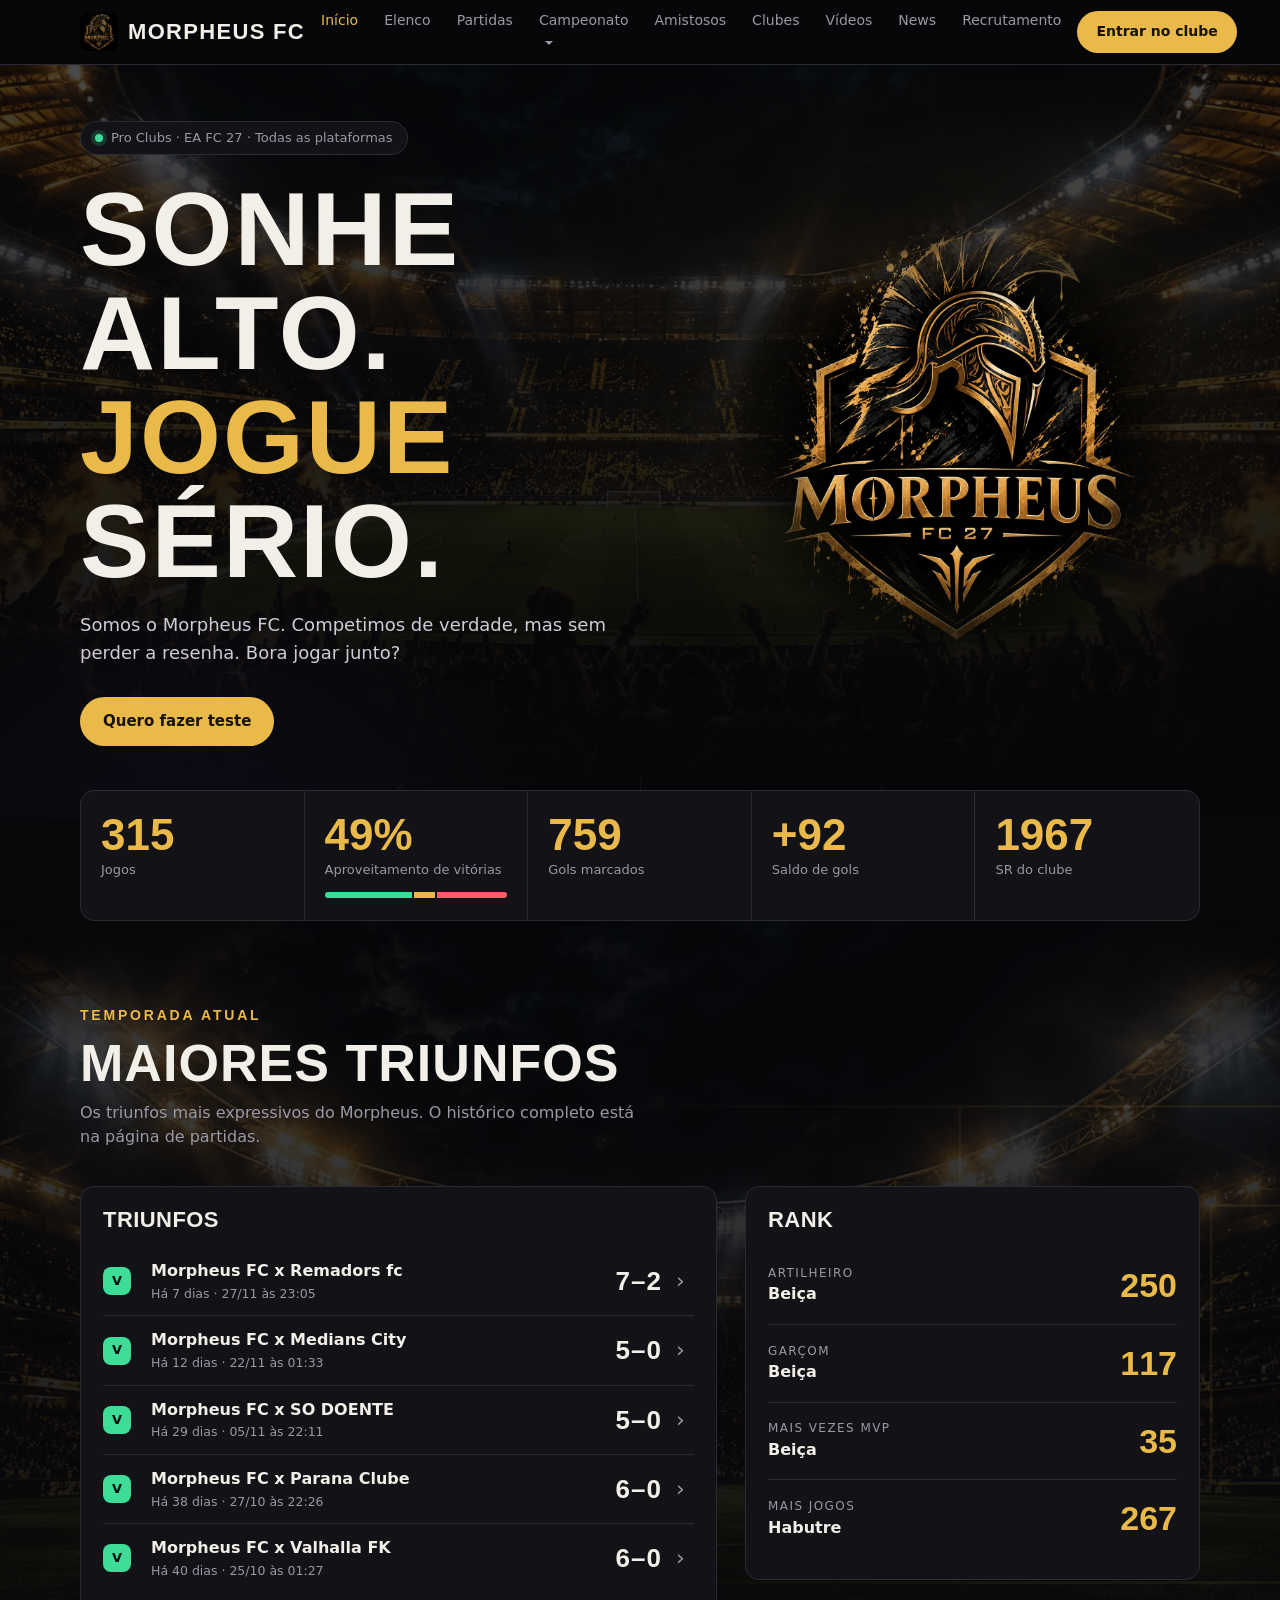
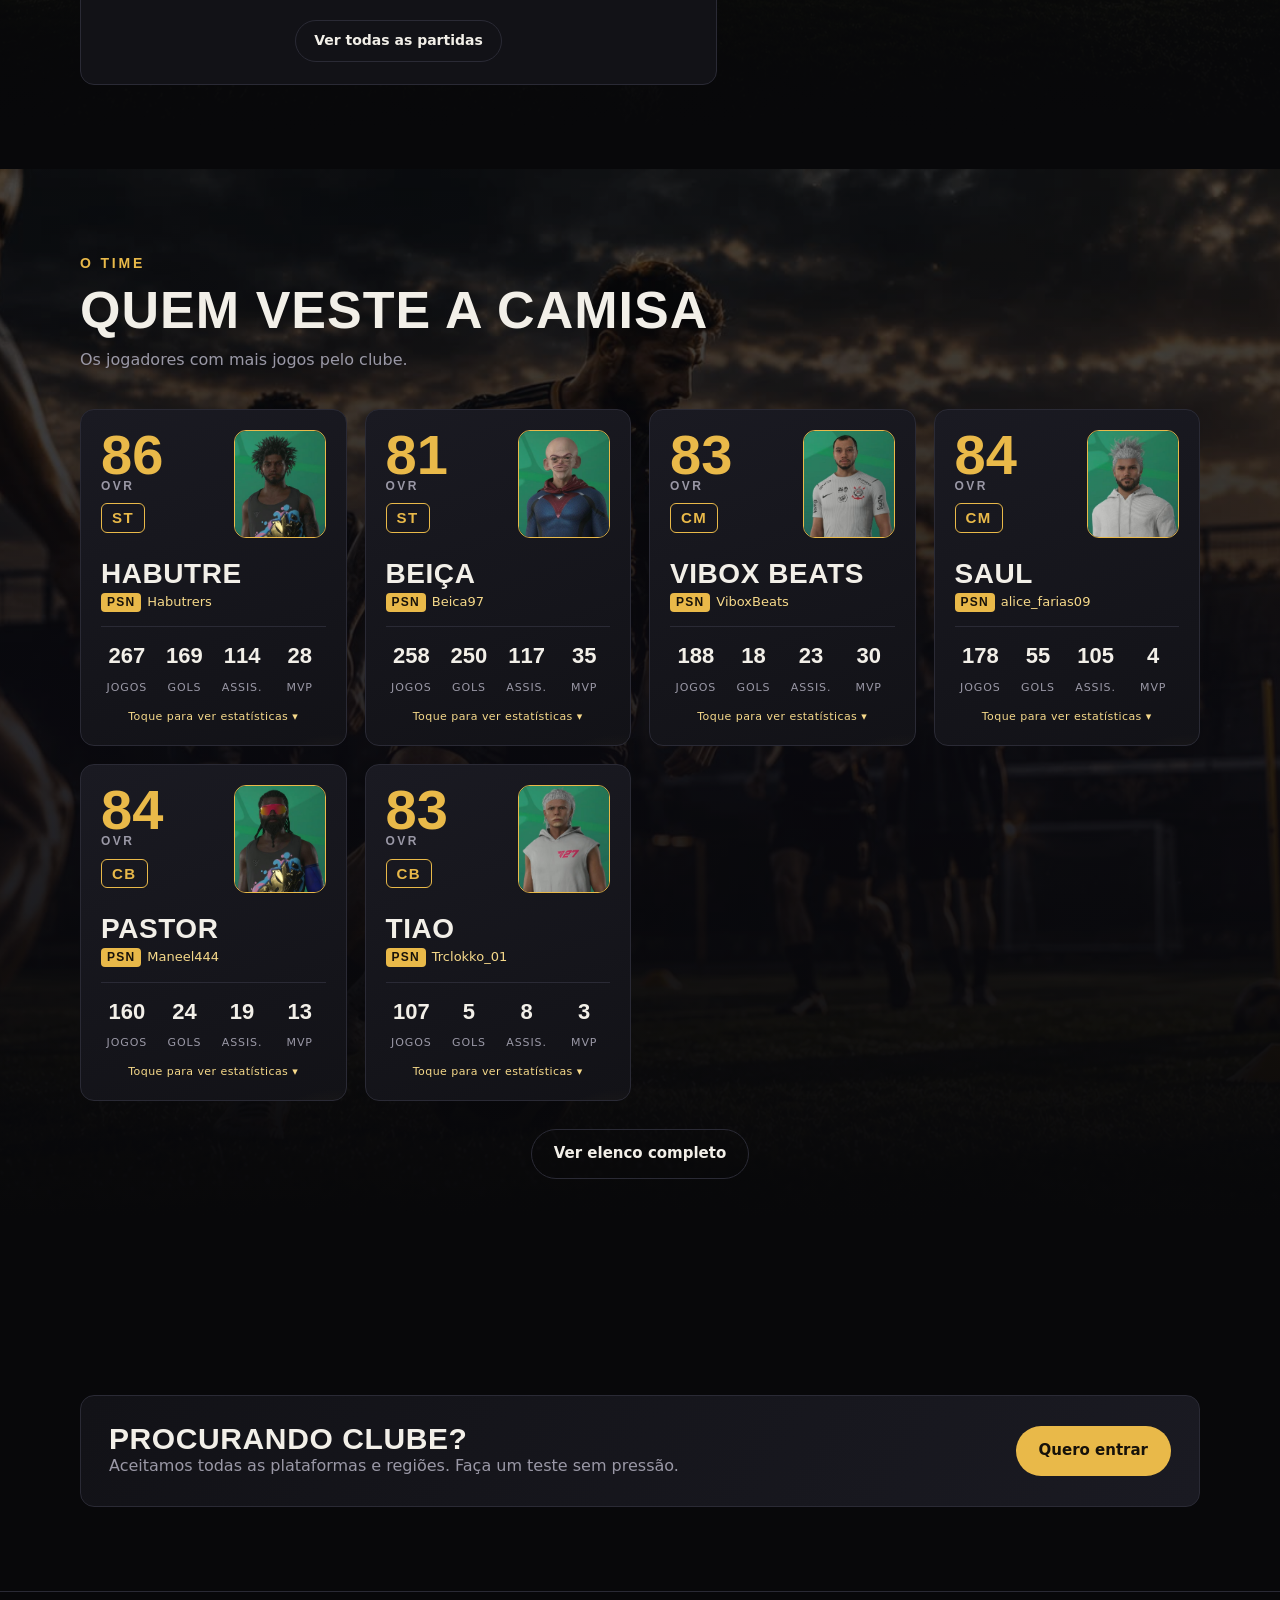
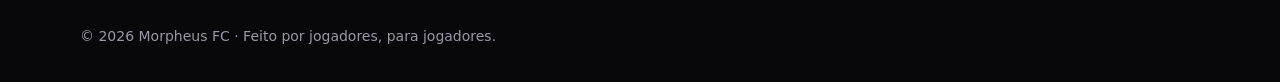
<file: index.html>
<!doctype html>
<html lang="pt-BR">
<head>
<meta charset="utf-8">
<meta http-equiv="Content-Security-Policy" content="default-src 'self'; script-src 'self' 'unsafe-inline' https://cdn.jsdelivr.net; style-src 'self' 'unsafe-inline' https://fonts.googleapis.com; font-src https://fonts.gstatic.com; img-src 'self' data: https:; media-src 'self' https:; connect-src 'self' https://*.supabase.co; frame-src https://www.youtube.com https://www.youtube-nocookie.com; object-src 'none'; base-uri 'self'; form-action 'self'">
<meta name="viewport" content="width=device-width, initial-scale=1">
<title>Morpheus FC | Pro Clubs</title>
<meta name="description" content="Site oficial do Morpheus FC, clube de Pro Clubs do EA FC 27. Elenco, resultados e recrutamento.">
<link rel="canonical" href="https://morpheusfc.com.br/">
<meta property="og:type" content="website">
<meta property="og:site_name" content="Morpheus FC">
<meta property="og:locale" content="pt_BR">
<meta property="og:title" content="Morpheus FC | Pro Clubs">
<meta property="og:description" content="Site oficial do Morpheus FC, clube de Pro Clubs do EA FC 27. Elenco, resultados e recrutamento.">
<meta property="og:url" content="https://morpheusfc.com.br/">
<meta property="og:image" content="https://morpheusfc.com.br/assets/og.jpg">
<meta property="og:image:width" content="1200">
<meta property="og:image:height" content="630">
<meta name="twitter:card" content="summary_large_image">
<link rel="icon" href="assets/escudo.jpg">
<link rel="preconnect" href="https://fonts.googleapis.com">
<link rel="preconnect" href="https://fonts.gstatic.com" crossorigin>
<link href="https://fonts.googleapis.com/css2?family=Barlow+Condensed:wght@500;600;700;800&family=Inter:wght@400;500;600&display=swap" rel="stylesheet">
<link rel="stylesheet" href="assets/style.css?v=20261128b">
</head>
<body data-page="inicio">
<nav id="nav"></nav>

<header class="hero">
  <div class="wrap">
    <div>
      <div class="pill"><span class="dot"></span> Pro Clubs · EA FC 27 · Todas as plataformas</div>
      <h1>Sonhe alto.<br><em>Jogue</em> sério.</h1>
      <p class="lead">Somos o Morpheus FC. Competimos de verdade, mas sem perder a resenha. Bora jogar junto?</p>
      <div class="cta">
        <a href="recrutamento.html" class="btn btn-gold">Quero fazer teste</a>
        <a href="#" class="btn btn-ghost" data-discord>Entrar no Discord</a>
      </div>
    </div>
    <div class="crest vid"><img src="assets/escudo.jpg" alt="Escudo do Morpheus FC: capacete espartano dourado"><video src="assets/escudo-video.mp4" muted playsinline preload="auto" aria-hidden="true"></video></div>
  </div>
</header>

<div class="stats"><div class="wrap"><div class="stat-grid" id="stats"></div></div></div>

<section>
  <div class="wrap">
    <div class="eyebrow">Temporada atual</div>
    <h2 class="sec-title">Maiores Triunfos</h2>
    <p class="sec-sub">Os triunfos mais expressivos do Morpheus. O histórico completo está na página de partidas.</p>
    <div class="two">
      <div class="panel">
        <h3>Triunfos</h3>
        <div id="matches"></div>
        <div class="more"><a href="partidas.html" class="btn btn-ghost btn-sm">Ver todas as partidas</a></div>
      </div>
      <div class="panel leaders">
        <h3>Rank</h3>
        <div id="leaders"></div>
      </div>
    </div>
  </div>
</section>

<section class="squad">
  <div class="wrap">
    <div class="eyebrow">O time</div>
    <h2 class="sec-title">Quem veste a camisa</h2>
    <p class="sec-sub">Os jogadores com mais jogos pelo clube.</p>
    <div class="cards" id="cards"></div>
    <div class="more"><a href="elenco.html" class="btn btn-ghost">Ver elenco completo</a></div>
  </div>
</section>

<section>
  <div class="wrap">
    <div class="cta-band">
      <div><h3>Procurando clube?</h3><p>Aceitamos todas as plataformas e regiões. Faça um teste sem pressão.</p></div>
      <a href="recrutamento.html" class="btn btn-gold">Quero entrar</a>
    </div>
  </div>
</section>

<footer id="footer"></footer>
<script src="assets/data.js?v=20261128b"></script>
<script src="assets/matches.js?v=20261128b"></script>
<script src="assets/estatisticas.js?v=20261128b"></script>
<script src="assets/config.js?v=20261128b"></script>
<script src="assets/app.js?v=20261128b"></script>
<script src="assets/scenes.js?v=20261128b"></script>
<script>
(function(){var c=document.querySelector(".crest"),v=c&&c.querySelector("video");if(!v)return;
function fim(){c.classList.remove("vid")}
if(window.matchMedia("(prefers-reduced-motion:reduce)").matches){fim();return}
v.addEventListener("timeupdate",function(){if(v.duration&&v.currentTime>=v.duration-1.6)fim()});
v.addEventListener("ended",fim);v.addEventListener("error",fim);
var p=v.play();if(p&&p.catch)p.catch(fim);
})();
</script>
</body>
</html>
</file>
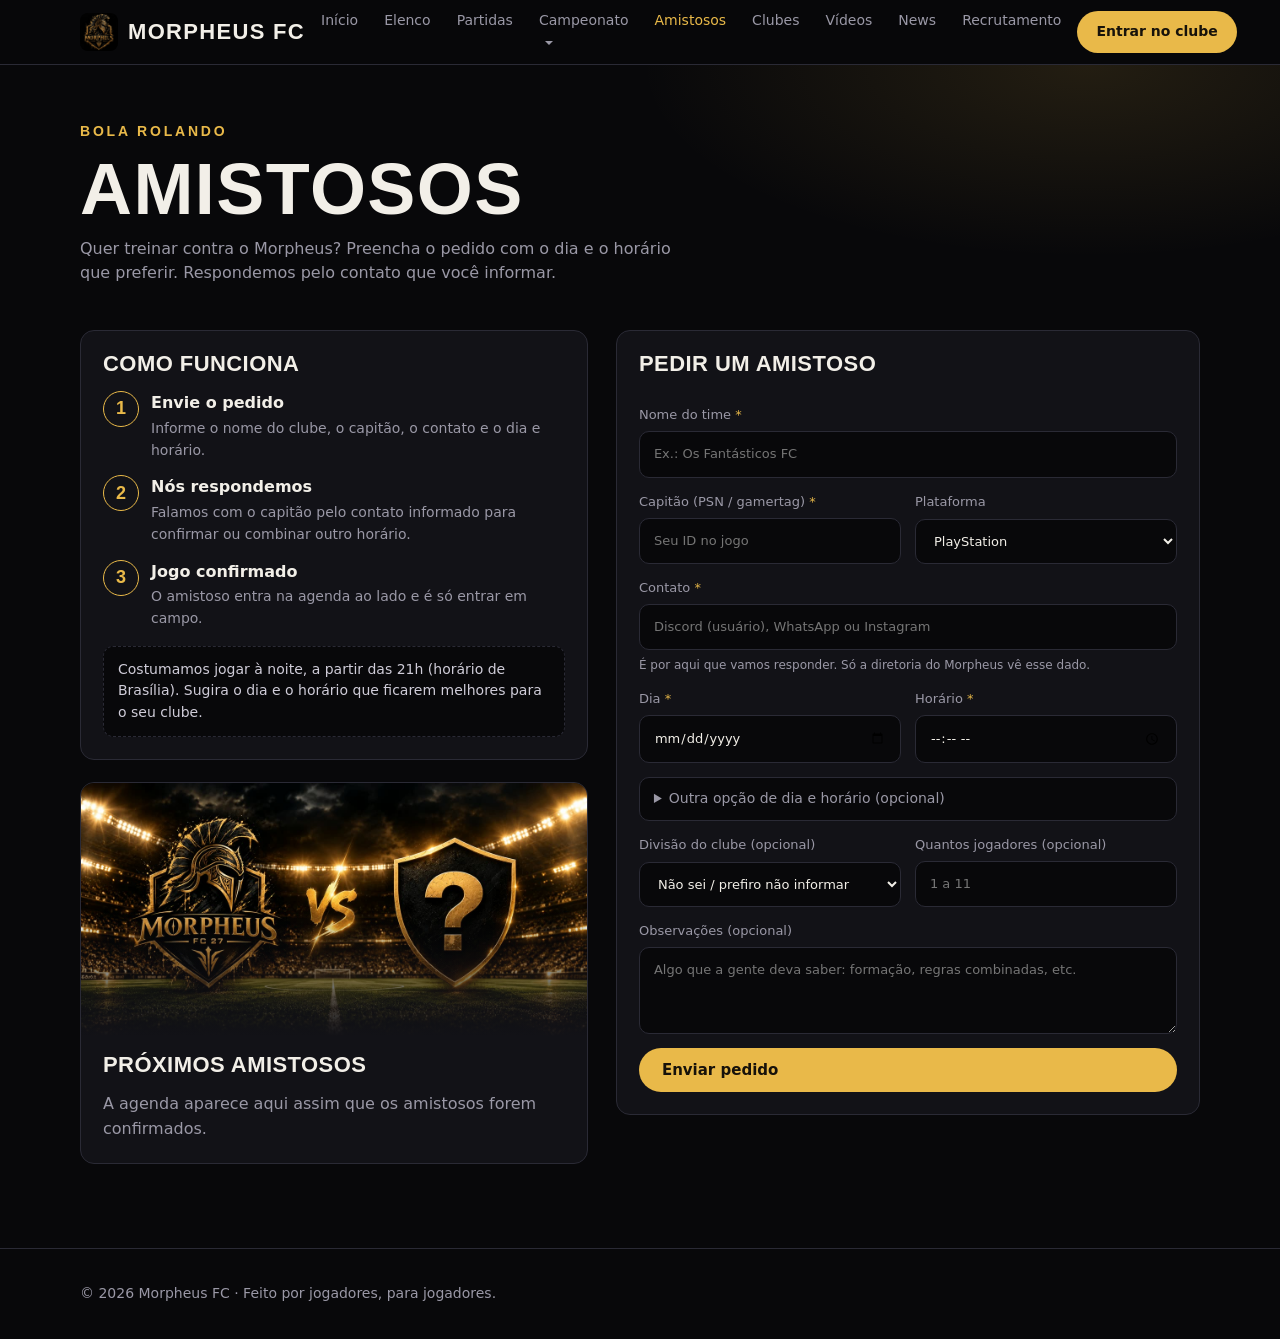
<file: amistosos.html>
<!doctype html>
<html lang="pt-BR">
<head>
<meta charset="utf-8">
<meta http-equiv="Content-Security-Policy" content="default-src 'self'; script-src 'self' 'unsafe-inline' https://cdn.jsdelivr.net; style-src 'self' 'unsafe-inline' https://fonts.googleapis.com; font-src https://fonts.gstatic.com; img-src 'self' data: https:; media-src 'self' https:; connect-src 'self' https://*.supabase.co; frame-src https://www.youtube.com https://www.youtube-nocookie.com; object-src 'none'; base-uri 'self'; form-action 'self'">
<meta name="viewport" content="width=device-width, initial-scale=1">
<title>Amistosos | Morpheus FC</title>
<meta name="description" content="Marque um amistoso com o Morpheus FC, clube de Pro Clubs do EA FC 27. Envie o pedido com dia e horário.">
<link rel="canonical" href="https://morpheusfc.com.br/amistosos.html">
<meta property="og:type" content="website">
<meta property="og:site_name" content="Morpheus FC">
<meta property="og:locale" content="pt_BR">
<meta property="og:title" content="Amistosos | Morpheus FC">
<meta property="og:description" content="Marque um amistoso com o Morpheus FC, clube de Pro Clubs do EA FC 27. Envie o pedido com dia e horário.">
<meta property="og:url" content="https://morpheusfc.com.br/amistosos.html">
<meta property="og:image" content="https://morpheusfc.com.br/assets/og.jpg">
<meta property="og:image:width" content="1200">
<meta property="og:image:height" content="630">
<meta name="twitter:card" content="summary_large_image">
<link rel="icon" href="assets/escudo.jpg">
<link rel="preconnect" href="https://fonts.googleapis.com">
<link rel="preconnect" href="https://fonts.gstatic.com" crossorigin>
<link href="https://fonts.googleapis.com/css2?family=Barlow+Condensed:wght@500;600;700;800&family=Inter:wght@400;500;600&display=swap" rel="stylesheet">
<link rel="stylesheet" href="assets/style.css?v=20261128b">
</head>
<body data-page="amistosos">
<nav id="nav"></nav>

<header class="page-head"><div class="wrap">
  <div class="eyebrow">Bola rolando</div>
  <h1>Amistosos</h1>
  <p>Quer treinar contra o Morpheus? Preencha o pedido com o dia e o horário que preferir. Respondemos pelo contato que você informar.</p>
</div></header>

<main class="page-body"><div class="wrap amis">
  <div class="amis-info">
    <div class="panel">
      <h3>Como funciona</h3>
      <ol class="steps">
        <li><b>Envie o pedido</b><span>Informe o nome do clube, o capitão, o contato e o dia e horário.</span></li>
        <li><b>Nós respondemos</b><span>Falamos com o capitão pelo contato informado para confirmar ou combinar outro horário.</span></li>
        <li><b>Jogo confirmado</b><span>O amistoso entra na agenda ao lado e é só entrar em campo.</span></li>
      </ol>
      <p class="amis-hours" id="hours"></p>
    </div>
    <div class="panel panel-banner">
      <figure class="amis-banner" id="amBanner"><img id="amBannerImg" alt="" hidden></figure>
      <h3>Próximos amistosos</h3>
      <div id="agenda"><p class="sec-sub" style="margin:0">Carregando agenda…</p></div>
    </div>
  </div>

  <div id="formBox">
    <form class="panel" id="amForm" novalidate>
      <h3>Pedir um amistoso</h3>
      <label><span>Nome do time <span class="req">*</span></span>
        <input name="team" required maxlength="60" autocomplete="organization" placeholder="Ex.: Os Fantásticos FC">
      </label>
      <div class="row2">
        <label><span>Capitão (PSN / gamertag) <span class="req">*</span></span>
          <input name="captain" required maxlength="40" autocomplete="off" placeholder="Seu ID no jogo">
        </label>
        <label>Plataforma
          <select name="platform"><option>PlayStation</option><option>Xbox</option><option>PC</option></select>
        </label>
      </div>
      <label><span>Contato <span class="req">*</span></span>
        <input name="contact" required maxlength="80" autocomplete="off" placeholder="Discord (usuário), WhatsApp ou Instagram">
        <small>É por aqui que vamos responder. Só a diretoria do Morpheus vê esse dado.</small>
      </label>
      <div class="row2">
        <label><span>Dia <span class="req">*</span></span><input type="date" name="play_date" required></label>
        <label><span>Horário <span class="req">*</span></span><input type="time" name="play_time" required></label>
      </div>
      <details class="amis-more">
        <summary>Outra opção de dia e horário (opcional)</summary>
        <div class="row2">
          <label>Dia<input type="date" name="alt_date"></label>
          <label>Horário<input type="time" name="alt_time"></label>
        </div>
      </details>
      <div class="row2">
        <label>Divisão do clube (opcional)
          <select name="division">
            <option value="">Não sei / prefiro não informar</option>
            <option>Divisão 1</option><option>Divisão 2</option><option>Divisão 3</option><option>Divisão 4</option><option>Divisão 5</option>
            <option>Divisão 6</option><option>Divisão 7</option><option>Divisão 8</option><option>Divisão 9</option><option>Divisão 10</option>
          </select>
        </label>
        <label>Quantos jogadores (opcional)
          <input type="number" name="players" min="1" max="11" inputmode="numeric" placeholder="1 a 11">
        </label>
      </div>
      <label>Observações (opcional)
        <textarea name="notes" rows="3" maxlength="500" placeholder="Algo que a gente deva saber: formação, regras combinadas, etc."></textarea>
      </label>
      <div class="hp" aria-hidden="true"><label>Não preencha este campo<input name="website" tabindex="-1" autocomplete="off"></label></div>
      <button class="btn btn-gold" type="submit" id="amSend">Enviar pedido</button>
      <div class="am-msg" id="amMsg" hidden role="alert"></div>
    </form>
  </div>
</div></main>

<footer id="footer"></footer>
<script src="assets/data.js?v=20261128b"></script>
<script src="assets/config.js?v=20261128b"></script>
<script src="assets/app.js?v=20261128b"></script>
<script src="assets/scenes.js?v=20261128b"></script>
</body>
</html>
</file>
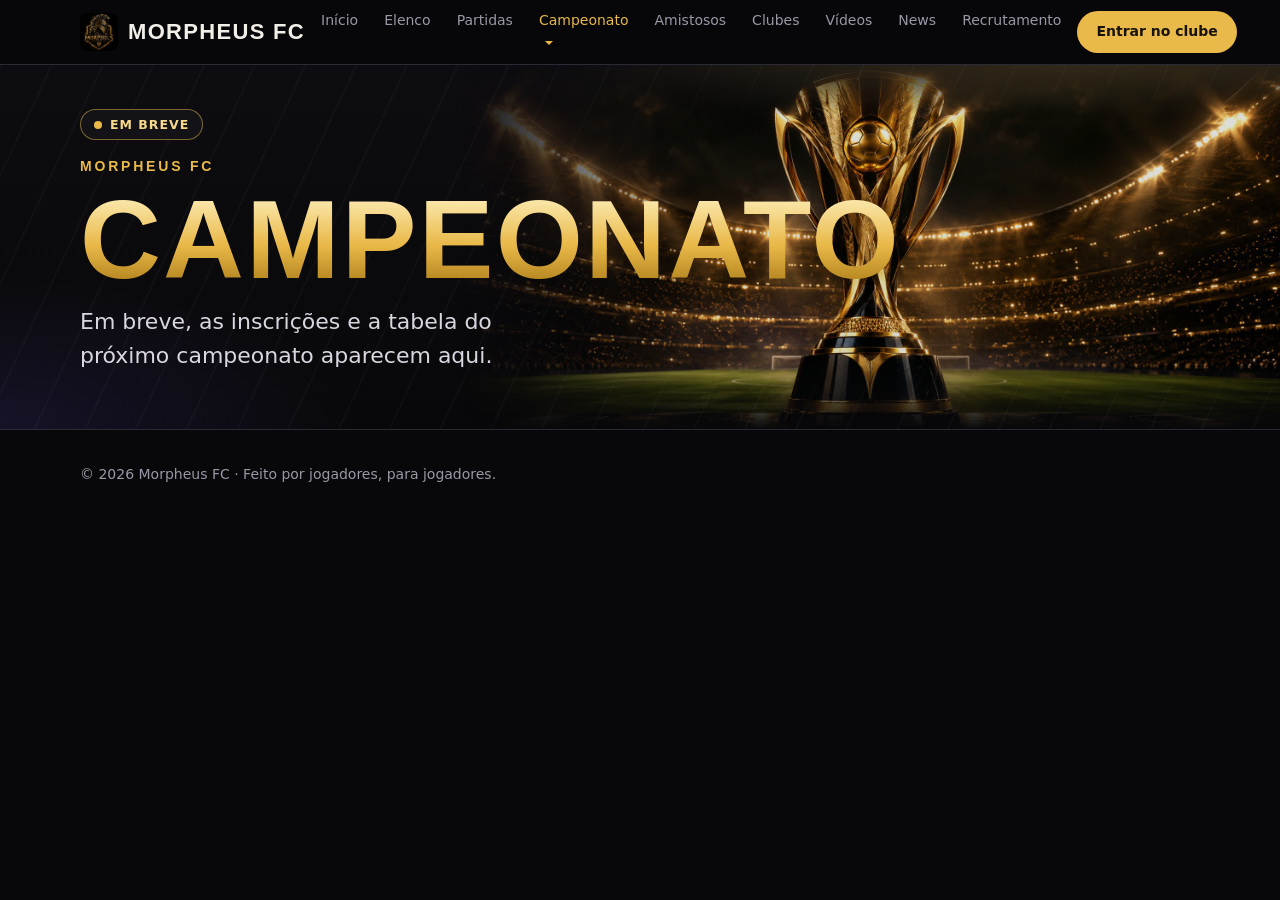
<file: campeonato.html>
<!doctype html>
<html lang="pt-BR">
<head>
<meta charset="utf-8">
<meta http-equiv="Content-Security-Policy" content="default-src 'self'; script-src 'self' 'unsafe-inline' https://cdn.jsdelivr.net; style-src 'self' 'unsafe-inline' https://fonts.googleapis.com; font-src https://fonts.gstatic.com; img-src 'self' data: https:; media-src 'self' https:; connect-src 'self' https://*.supabase.co; frame-src https://www.youtube.com https://www.youtube-nocookie.com; object-src 'none'; base-uri 'self'; form-action 'self'">
<meta name="viewport" content="width=device-width, initial-scale=1">
<title>Campeonato | Morpheus FC</title>
<meta name="description" content="Fase de grupos, mata-mata, estatísticas de clubes e jogadores e troféu para o campeão.">
<link rel="canonical" href="https://morpheusfc.com.br/campeonato.html">
<meta property="og:type" content="website">
<meta property="og:site_name" content="Morpheus FC">
<meta property="og:locale" content="pt_BR">
<meta property="og:title" content="Campeonato">
<meta property="og:description" content="Fase de grupos, mata-mata, estatísticas de clubes e jogadores e troféu para o campeão.">
<meta property="og:url" content="https://morpheusfc.com.br/campeonato.html">
<meta property="og:image" content="https://morpheusfc.com.br/assets/og.jpg">
<meta property="og:image:width" content="1200">
<meta property="og:image:height" content="630">
<meta name="twitter:card" content="summary_large_image">
<link rel="icon" href="assets/escudo.jpg">
<link rel="preconnect" href="https://fonts.googleapis.com">
<link rel="preconnect" href="https://fonts.gstatic.com" crossorigin>
<link href="https://fonts.googleapis.com/css2?family=Barlow+Condensed:wght@500;600;700;800&family=Inter:wght@400;500;600&display=swap" rel="stylesheet">
<link rel="stylesheet" href="assets/style.css?v=20261128b">
<link rel="stylesheet" href="assets/campeonato.css?v=20261128b">
</head>
<body data-page="campeonato">
<nav id="nav"></nav>

<main id="cp"></main>

<footer id="footer"></footer>
<script src="assets/data.js?v=20261128b"></script>
<script src="assets/config.js?v=20261128b"></script>
<script src="assets/campeonato-dados.js?v=20261128b"></script>
<script src="assets/app.js?v=20261128b"></script>
<script src="assets/campeonato.js?v=20261128b"></script>
</body>
</html>
</file>
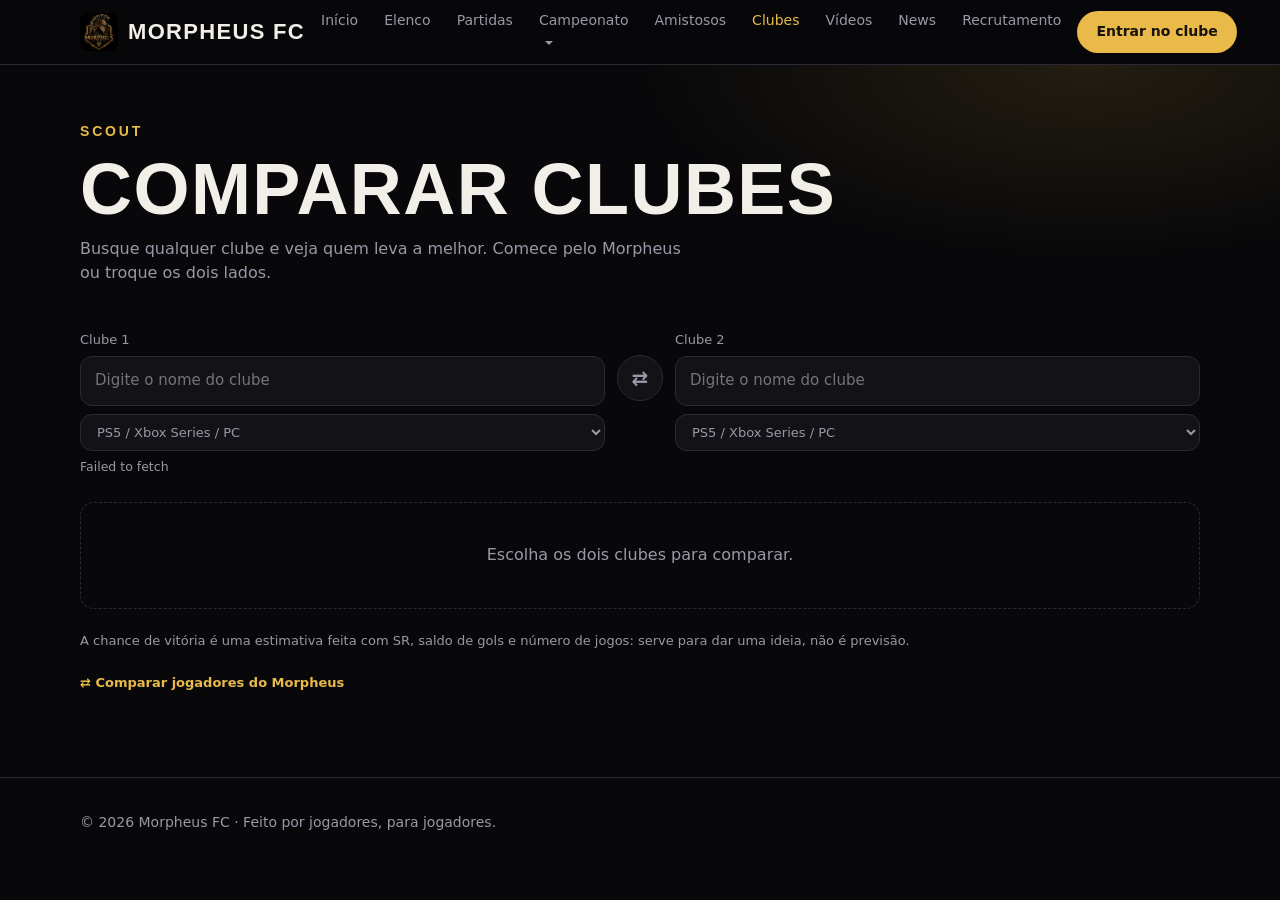
<file: clubes.html>
<!doctype html>
<html lang="pt-BR">
<head>
<meta charset="utf-8">
<meta http-equiv="Content-Security-Policy" content="default-src 'self'; script-src 'self' 'unsafe-inline' https://cdn.jsdelivr.net; style-src 'self' 'unsafe-inline' https://fonts.googleapis.com; font-src https://fonts.gstatic.com; img-src 'self' data: https:; media-src 'self' https:; connect-src 'self' https://*.supabase.co; frame-src https://www.youtube.com https://www.youtube-nocookie.com; object-src 'none'; base-uri 'self'; form-action 'self'">
<meta name="viewport" content="width=device-width, initial-scale=1">
<title>Comparar clubes | Morpheus FC</title>
<meta name="description" content="Busque qualquer clube de Pro Clubs e compare com o Morpheus FC ou com outro clube: campanha, SR, artilheiros, forma recente e chance de vitória.">
<link rel="canonical" href="https://morpheusfc.com.br/clubes.html">
<meta property="og:type" content="website">
<meta property="og:site_name" content="Morpheus FC">
<meta property="og:locale" content="pt_BR">
<meta property="og:title" content="Comparar clubes | Morpheus FC">
<meta property="og:description" content="Busque qualquer clube de Pro Clubs e compare com o Morpheus FC ou com outro clube: campanha, SR, artilheiros, forma recente e chance de vitória.">
<meta property="og:url" content="https://morpheusfc.com.br/clubes.html">
<meta property="og:image" content="https://morpheusfc.com.br/assets/og.jpg">
<meta property="og:image:width" content="1200">
<meta property="og:image:height" content="630">
<meta name="twitter:card" content="summary_large_image">
<link rel="icon" href="assets/escudo.jpg">
<link rel="preconnect" href="https://fonts.googleapis.com">
<link rel="preconnect" href="https://fonts.gstatic.com" crossorigin>
<link href="https://fonts.googleapis.com/css2?family=Barlow+Condensed:wght@500;600;700;800&family=Inter:wght@400;500;600&display=swap" rel="stylesheet">
<link rel="stylesheet" href="assets/style.css?v=20261128b">
<link rel="stylesheet" href="assets/comparar.css?v=20261128b">
<link rel="stylesheet" href="assets/clubes.css?v=20261128b">
</head>
<body data-page="clubes">
<nav id="nav"></nav>

<header class="page-head"><div class="wrap">
  <div class="eyebrow">Scout</div>
  <h1>Comparar clubes</h1>
  <p>Busque qualquer clube e veja quem leva a melhor. Comece pelo Morpheus ou troque os dois lados.</p>
</div></header>

<main class="page-body"><div class="wrap">
  <div class="clb-pick">
    <div class="clb-slot" id="slotA"></div>
    <button class="fbtn" id="clbSwap" type="button" title="Trocar de lado" aria-label="Trocar os clubes de lado">⇄</button>
    <div class="clb-slot" id="slotB"></div>
  </div>
  <div id="clb"></div>
  <p class="note">A chance de vitória é uma estimativa feita com SR, saldo de gols e número de jogos: serve para dar uma ideia, não é previsão.</p>
  <p class="note"><a href="comparar.html">⇄ Comparar jogadores do Morpheus</a></p>
</div></main>

<footer id="footer"></footer>
<script src="assets/data.js?v=20261128b"></script>
<script src="assets/matches.js?v=20261128b"></script>
<script src="assets/config.js?v=20261128b"></script>
<script src="assets/app.js?v=20261128b"></script>
<script src="assets/clubes.js?v=20261128b"></script>
</body>
</html>
</file>
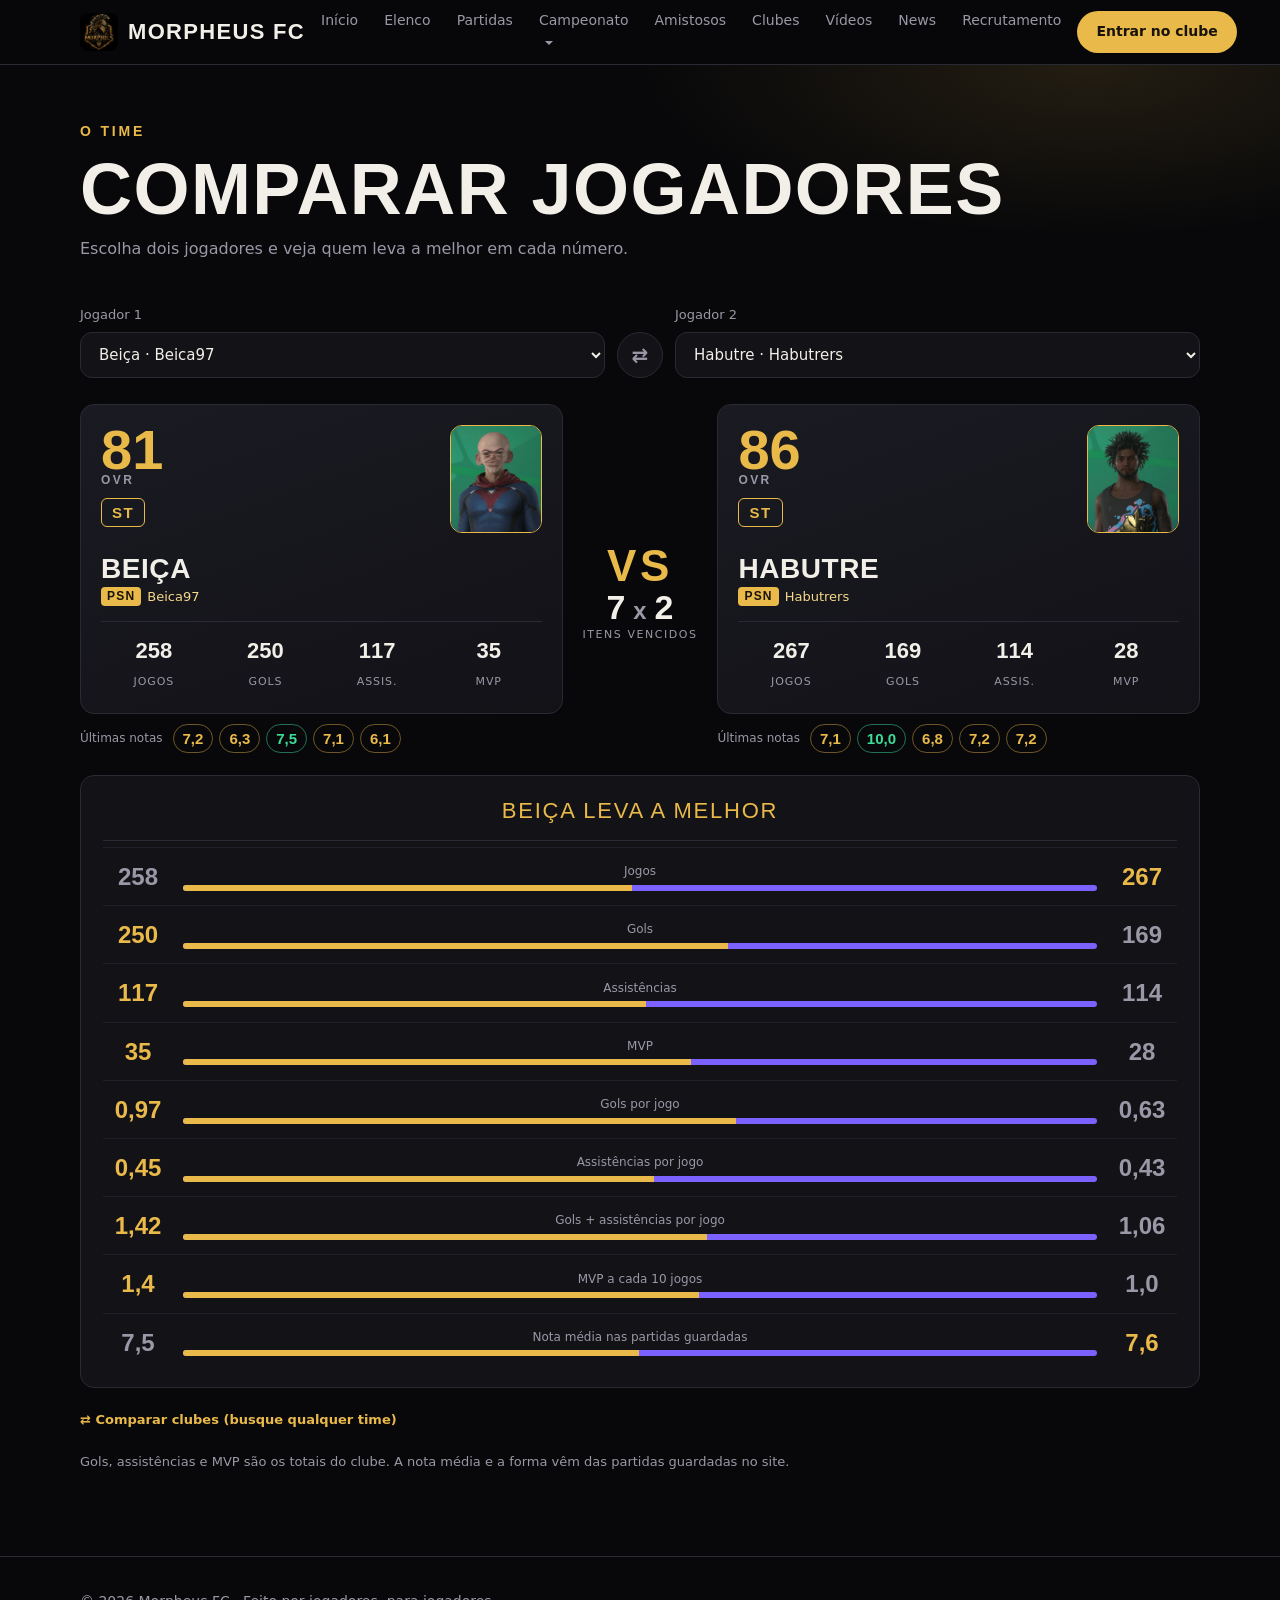
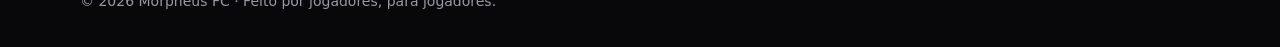
<file: comparar.html>
<!doctype html>
<html lang="pt-BR">
<head>
<meta charset="utf-8">
<meta http-equiv="Content-Security-Policy" content="default-src 'self'; script-src 'self' 'unsafe-inline' https://cdn.jsdelivr.net; style-src 'self' 'unsafe-inline' https://fonts.googleapis.com; font-src https://fonts.gstatic.com; img-src 'self' data: https:; media-src 'self' https:; connect-src 'self' https://*.supabase.co; frame-src https://www.youtube.com https://www.youtube-nocookie.com; object-src 'none'; base-uri 'self'; form-action 'self'">
<meta name="viewport" content="width=device-width, initial-scale=1">
<title>Comparar jogadores | Morpheus FC</title>
<meta name="description" content="Compare dois jogadores do Morpheus FC lado a lado: jogos, gols, assistências, MVP e médias.">
<link rel="canonical" href="https://morpheusfc.com.br/comparar.html">
<meta property="og:type" content="website">
<meta property="og:site_name" content="Morpheus FC">
<meta property="og:locale" content="pt_BR">
<meta property="og:title" content="Comparar jogadores | Morpheus FC">
<meta property="og:description" content="Compare dois jogadores do Morpheus FC lado a lado: jogos, gols, assistências, MVP e médias.">
<meta property="og:url" content="https://morpheusfc.com.br/comparar.html">
<meta property="og:image" content="https://morpheusfc.com.br/assets/og.jpg">
<meta property="og:image:width" content="1200">
<meta property="og:image:height" content="630">
<meta name="twitter:card" content="summary_large_image">
<link rel="icon" href="assets/escudo.jpg">
<link rel="preconnect" href="https://fonts.googleapis.com">
<link rel="preconnect" href="https://fonts.gstatic.com" crossorigin>
<link href="https://fonts.googleapis.com/css2?family=Barlow+Condensed:wght@500;600;700;800&family=Inter:wght@400;500;600&display=swap" rel="stylesheet">
<link rel="stylesheet" href="assets/style.css?v=20261128b">
<link rel="stylesheet" href="assets/comparar.css?v=20261128b">
</head>
<body data-page="comparar">
<nav id="nav"></nav>

<header class="page-head"><div class="wrap">
  <div class="eyebrow">O time</div>
  <h1>Comparar jogadores</h1>
  <p>Escolha dois jogadores e veja quem leva a melhor em cada número.</p>
</div></header>

<main class="page-body"><div class="wrap">
  <div class="cmp-pick">
    <label>Jogador 1<select id="cmpA"></select></label>
    <button class="fbtn" id="cmpSwap" type="button" title="Trocar de lado" aria-label="Trocar os jogadores de lado">⇄</button>
    <label>Jogador 2<select id="cmpB"></select></label>
  </div>
  <div id="cmp"></div>
  <p class="note"><a href="clubes.html">⇄ Comparar clubes (busque qualquer time)</a></p>
  <p class="note">Gols, assistências e MVP são os totais do clube. A nota média e a forma vêm das partidas guardadas no site.</p>
</div></main>

<footer id="footer"></footer>
<script src="assets/data.js?v=20261128b"></script>
<script src="assets/matches.js?v=20261128b"></script>
<script src="assets/config.js?v=20261128b"></script>
<script src="assets/app.js?v=20261128b"></script>
<script src="assets/comparar.js?v=20261128b"></script>
</body>
</html>
</file>
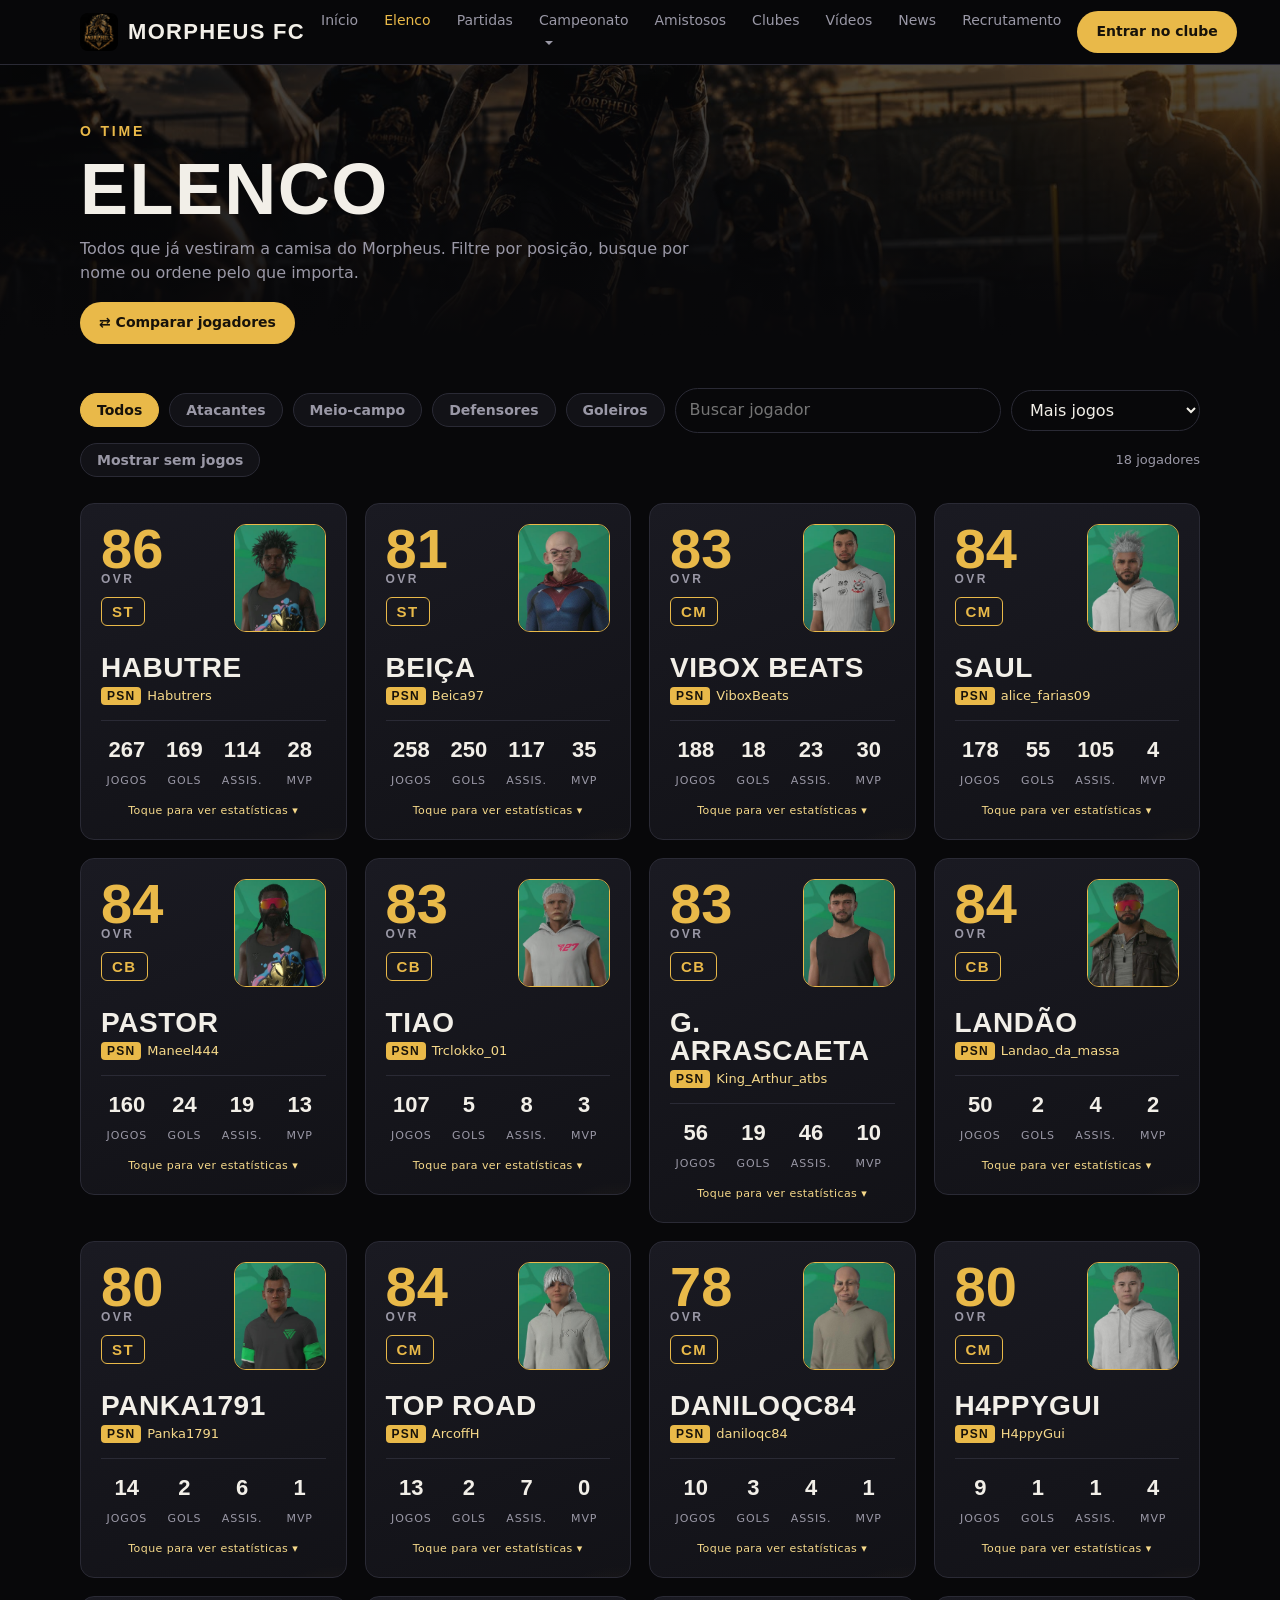
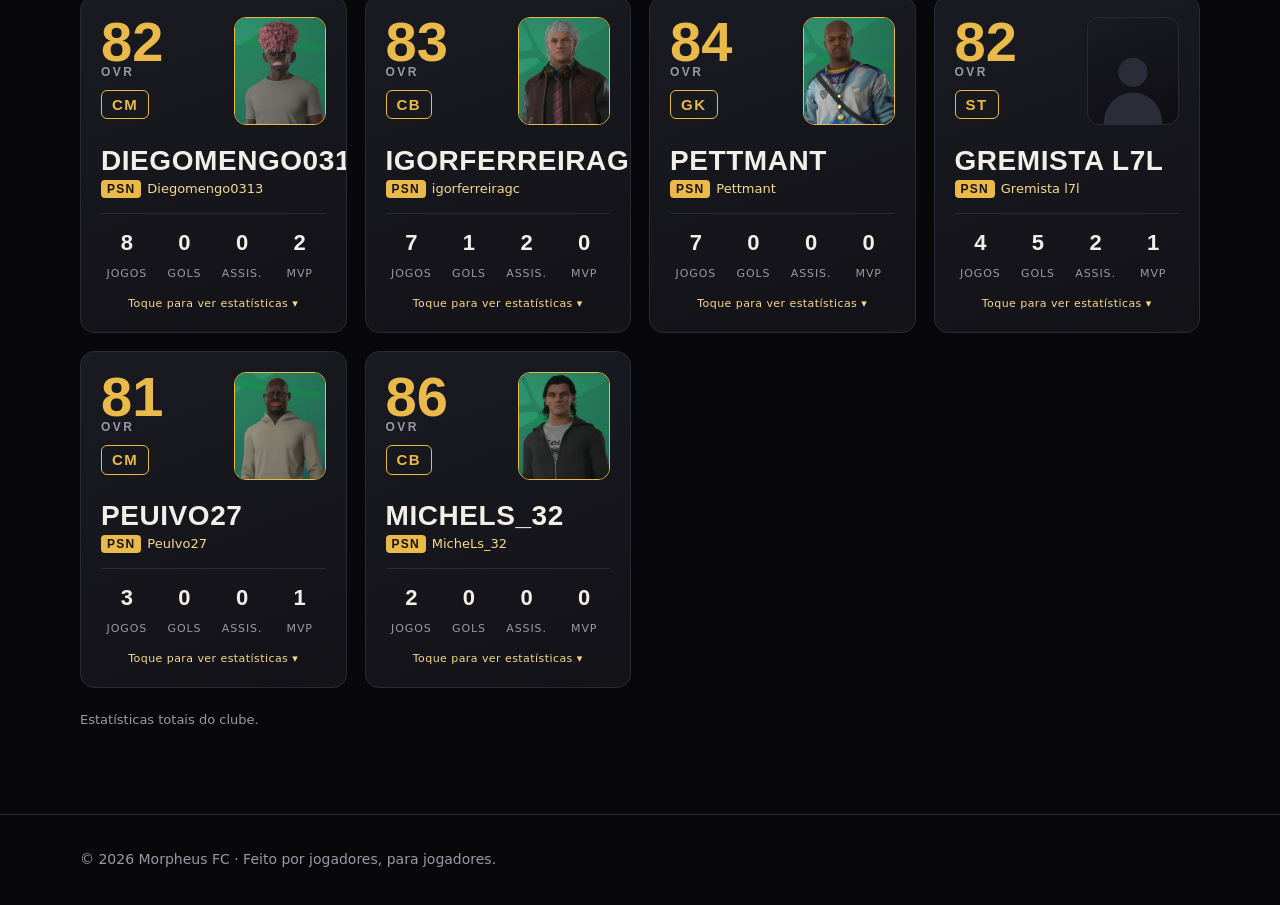
<file: elenco.html>
<!doctype html>
<html lang="pt-BR">
<head>
<meta charset="utf-8">
<meta http-equiv="Content-Security-Policy" content="default-src 'self'; script-src 'self' 'unsafe-inline' https://cdn.jsdelivr.net; style-src 'self' 'unsafe-inline' https://fonts.googleapis.com; font-src https://fonts.gstatic.com; img-src 'self' data: https:; media-src 'self' https:; connect-src 'self' https://*.supabase.co; frame-src https://www.youtube.com https://www.youtube-nocookie.com; object-src 'none'; base-uri 'self'; form-action 'self'">
<meta name="viewport" content="width=device-width, initial-scale=1">
<title>Elenco | Morpheus FC</title>
<meta name="description" content="Todos os jogadores do Morpheus FC com overall, posição e estatísticas.">
<link rel="canonical" href="https://morpheusfc.com.br/elenco.html">
<meta property="og:type" content="website">
<meta property="og:site_name" content="Morpheus FC">
<meta property="og:locale" content="pt_BR">
<meta property="og:title" content="Elenco | Morpheus FC">
<meta property="og:description" content="Todos os jogadores do Morpheus FC com overall, posição e estatísticas.">
<meta property="og:url" content="https://morpheusfc.com.br/elenco.html">
<meta property="og:image" content="https://morpheusfc.com.br/assets/og.jpg">
<meta property="og:image:width" content="1200">
<meta property="og:image:height" content="630">
<meta name="twitter:card" content="summary_large_image">
<link rel="icon" href="assets/escudo.jpg">
<link rel="preconnect" href="https://fonts.googleapis.com">
<link rel="preconnect" href="https://fonts.gstatic.com" crossorigin>
<link href="https://fonts.googleapis.com/css2?family=Barlow+Condensed:wght@500;600;700;800&family=Inter:wght@400;500;600&display=swap" rel="stylesheet">
<link rel="stylesheet" href="assets/style.css?v=20261128b">
</head>
<body data-page="elenco">
<nav id="nav"></nav>

<header class="page-head"><div class="wrap">
  <div class="eyebrow">O time</div>
  <h1>Elenco</h1>
  <p>Todos que já vestiram a camisa do Morpheus. Filtre por posição, busque por nome ou ordene pelo que importa.</p>
  <p style="margin-top:16px"><a class="btn btn-gold btn-sm" href="comparar.html">⇄ Comparar jogadores</a></p>
</div></header>

<main class="page-body"><div class="wrap">
  <div class="toolbar">
    <button class="fbtn" data-pos="T">Todos</button>
    <button class="fbtn" data-pos="ST">Atacantes</button>
    <button class="fbtn" data-pos="CM">Meio-campo</button>
    <button class="fbtn" data-pos="CB">Defensores</button>
    <button class="fbtn" data-pos="GK">Goleiros</button>
    <input class="grow" id="q" type="search" placeholder="Buscar jogador" aria-label="Buscar jogador">
    <select id="sort" aria-label="Ordenar por">
      <option value="j">Mais jogos</option>
      <option value="o">Maior overall</option>
      <option value="g">Mais gols</option>
      <option value="a">Mais assistências</option>
      <option value="m">Mais vezes MVP</option>
    </select>
    <button class="fbtn" id="inact">Mostrar sem jogos</button>
    <span class="count" id="count"></span>
  </div>
  <div class="cards" id="cards"></div>
  <div class="empty-state" id="none" hidden>Nenhum jogador encontrado.</div>
  <p class="note">Estatísticas totais do clube.</p>
</div></main>

<footer id="footer"></footer>
<script src="assets/data.js?v=20261128b"></script>
<script src="assets/matches.js?v=20261128b"></script>
<script src="assets/estatisticas.js?v=20261128b"></script>
<script src="assets/config.js?v=20261128b"></script>
<script src="assets/app.js?v=20261128b"></script>
<script src="assets/scenes.js?v=20261128b"></script>
</body>
</html>
</file>
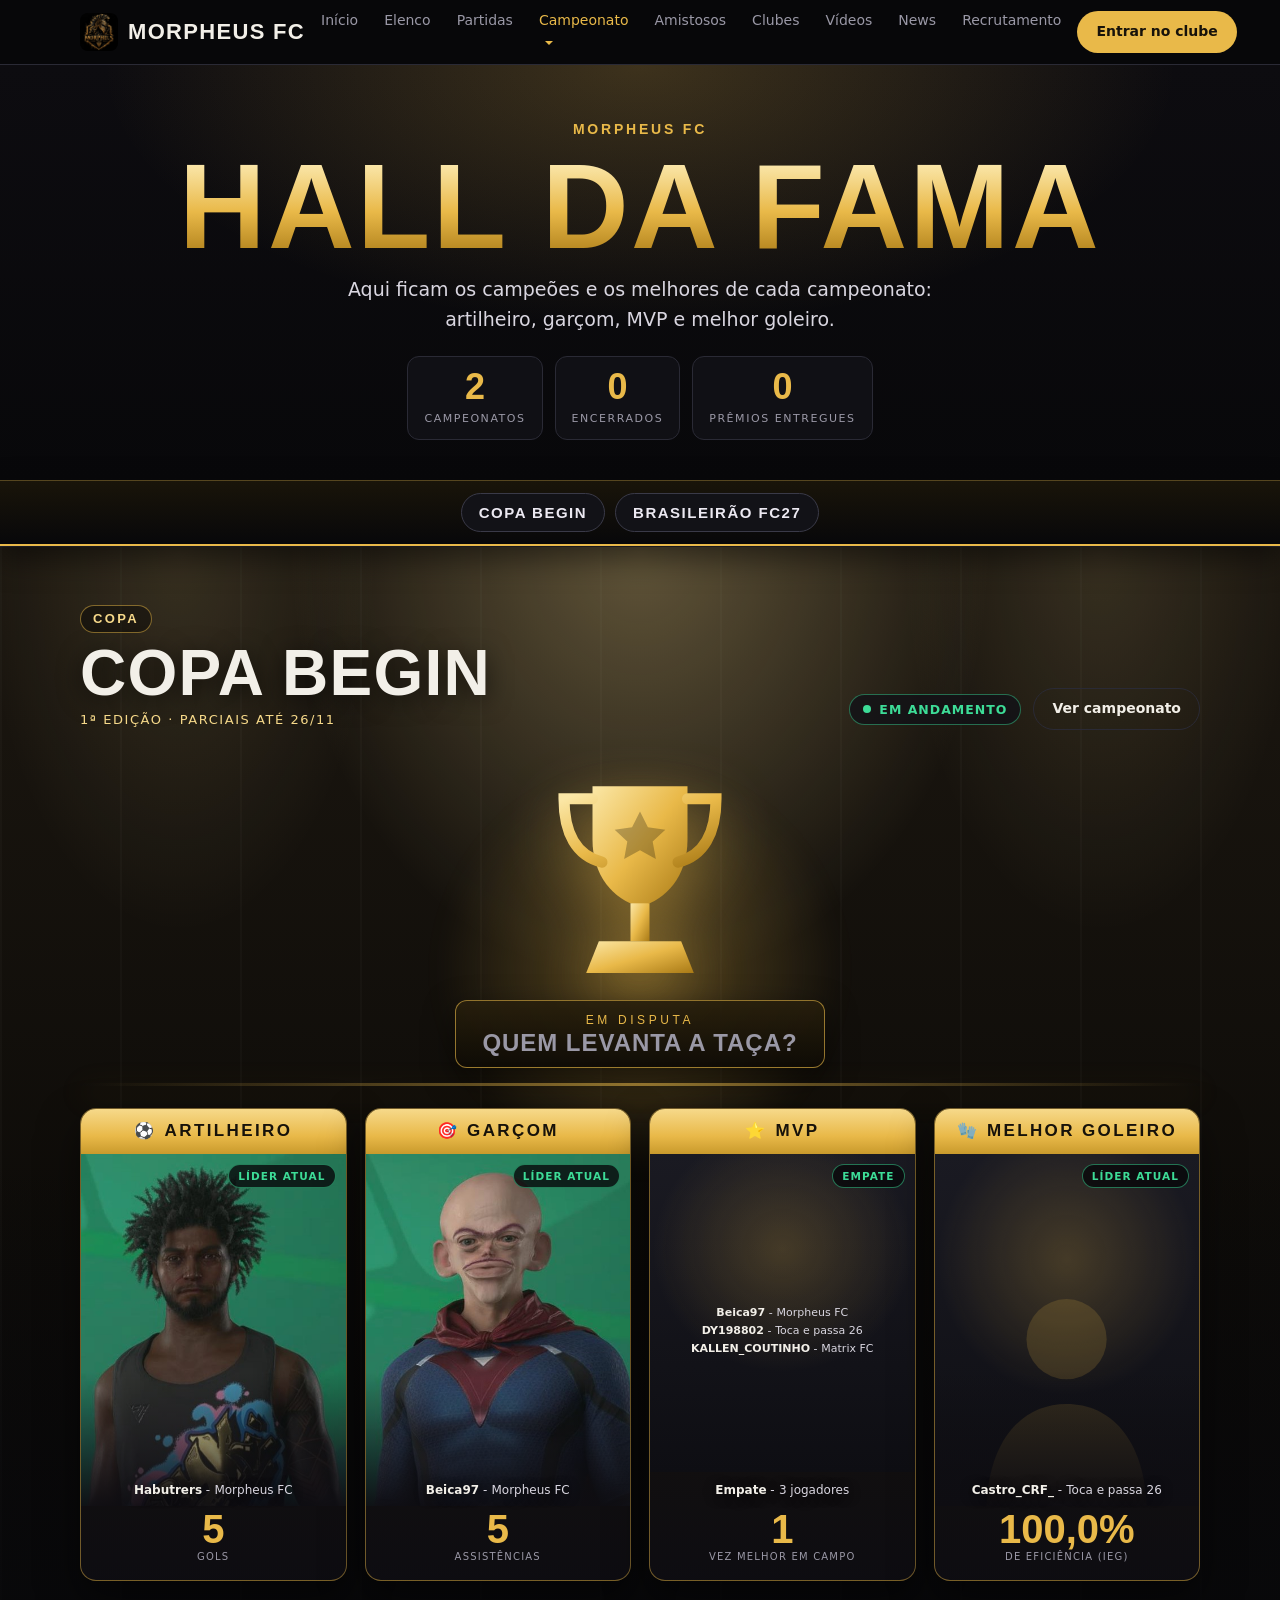
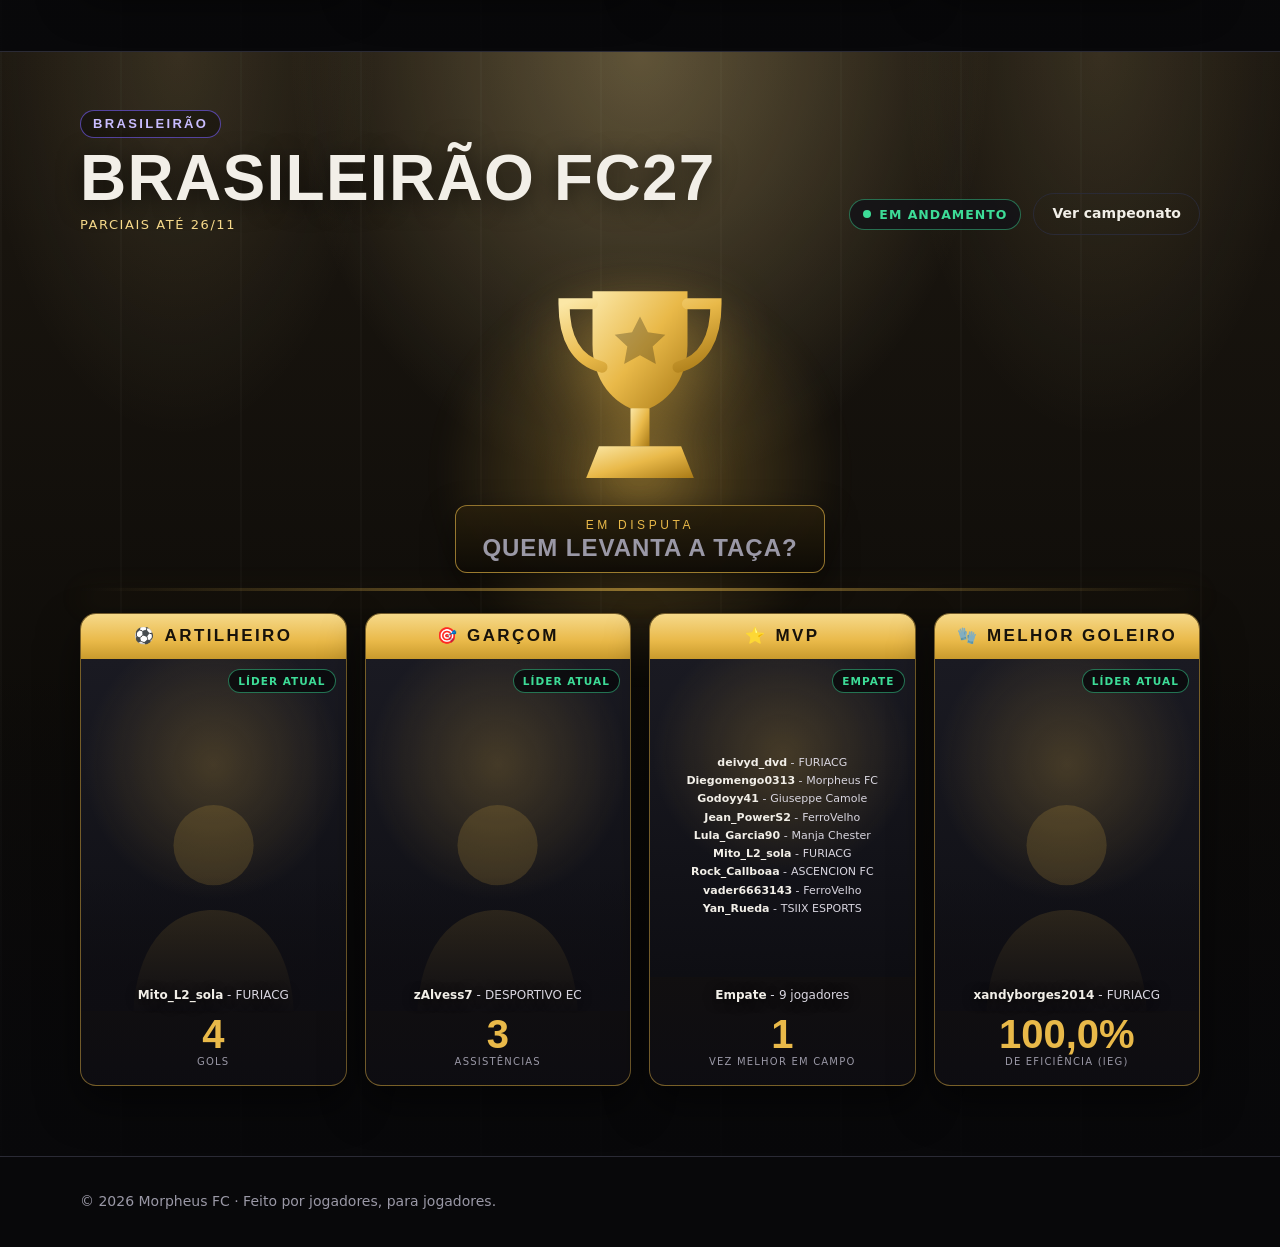
<file: hall-da-fama.html>
<!doctype html>
<html lang="pt-BR">
<head>
<meta charset="utf-8">
<meta http-equiv="Content-Security-Policy" content="default-src 'self'; script-src 'self' 'unsafe-inline' https://cdn.jsdelivr.net; style-src 'self' 'unsafe-inline' https://fonts.googleapis.com; font-src https://fonts.gstatic.com; img-src 'self' data: https:; media-src 'self' https:; connect-src 'self' https://*.supabase.co; frame-src https://www.youtube.com https://www.youtube-nocookie.com; object-src 'none'; base-uri 'self'; form-action 'self'">
<meta name="viewport" content="width=device-width, initial-scale=1">
<title>Hall da Fama | Morpheus FC</title>
<meta name="description" content="Os campeões, artilheiros, garçons, craques e melhores goleiros de cada campeonato do Morpheus FC.">
<link rel="canonical" href="https://morpheusfc.com.br/hall-da-fama.html">
<meta property="og:type" content="website">
<meta property="og:site_name" content="Morpheus FC">
<meta property="og:locale" content="pt_BR">
<meta property="og:title" content="Hall da Fama">
<meta property="og:description" content="Os campeões, artilheiros, garçons, craques e melhores goleiros de cada campeonato do Morpheus FC.">
<meta property="og:url" content="https://morpheusfc.com.br/hall-da-fama.html">
<meta property="og:image" content="https://morpheusfc.com.br/assets/og.jpg">
<meta property="og:image:width" content="1200">
<meta property="og:image:height" content="630">
<meta name="twitter:card" content="summary_large_image">
<link rel="icon" href="assets/escudo.jpg">
<link rel="preconnect" href="https://fonts.googleapis.com">
<link rel="preconnect" href="https://fonts.gstatic.com" crossorigin>
<link href="https://fonts.googleapis.com/css2?family=Barlow+Condensed:wght@500;600;700;800&family=Inter:wght@400;500;600&display=swap" rel="stylesheet">
<link rel="stylesheet" href="assets/style.css?v=20261128b">
<link rel="stylesheet" href="assets/hall.css?v=20261128b">
</head>
<body data-page="hall">
<nav id="nav"></nav>

<main id="hf"></main>

<footer id="footer"></footer>
<script src="assets/data.js?v=20261128b"></script>
<script src="assets/config.js?v=20261128b"></script>
<script src="assets/hall-dados.js?v=20261128b"></script>
<script src="assets/app.js?v=20261128b"></script>
<script src="assets/hall.js?v=20261128b"></script>
</body>
</html>
</file>
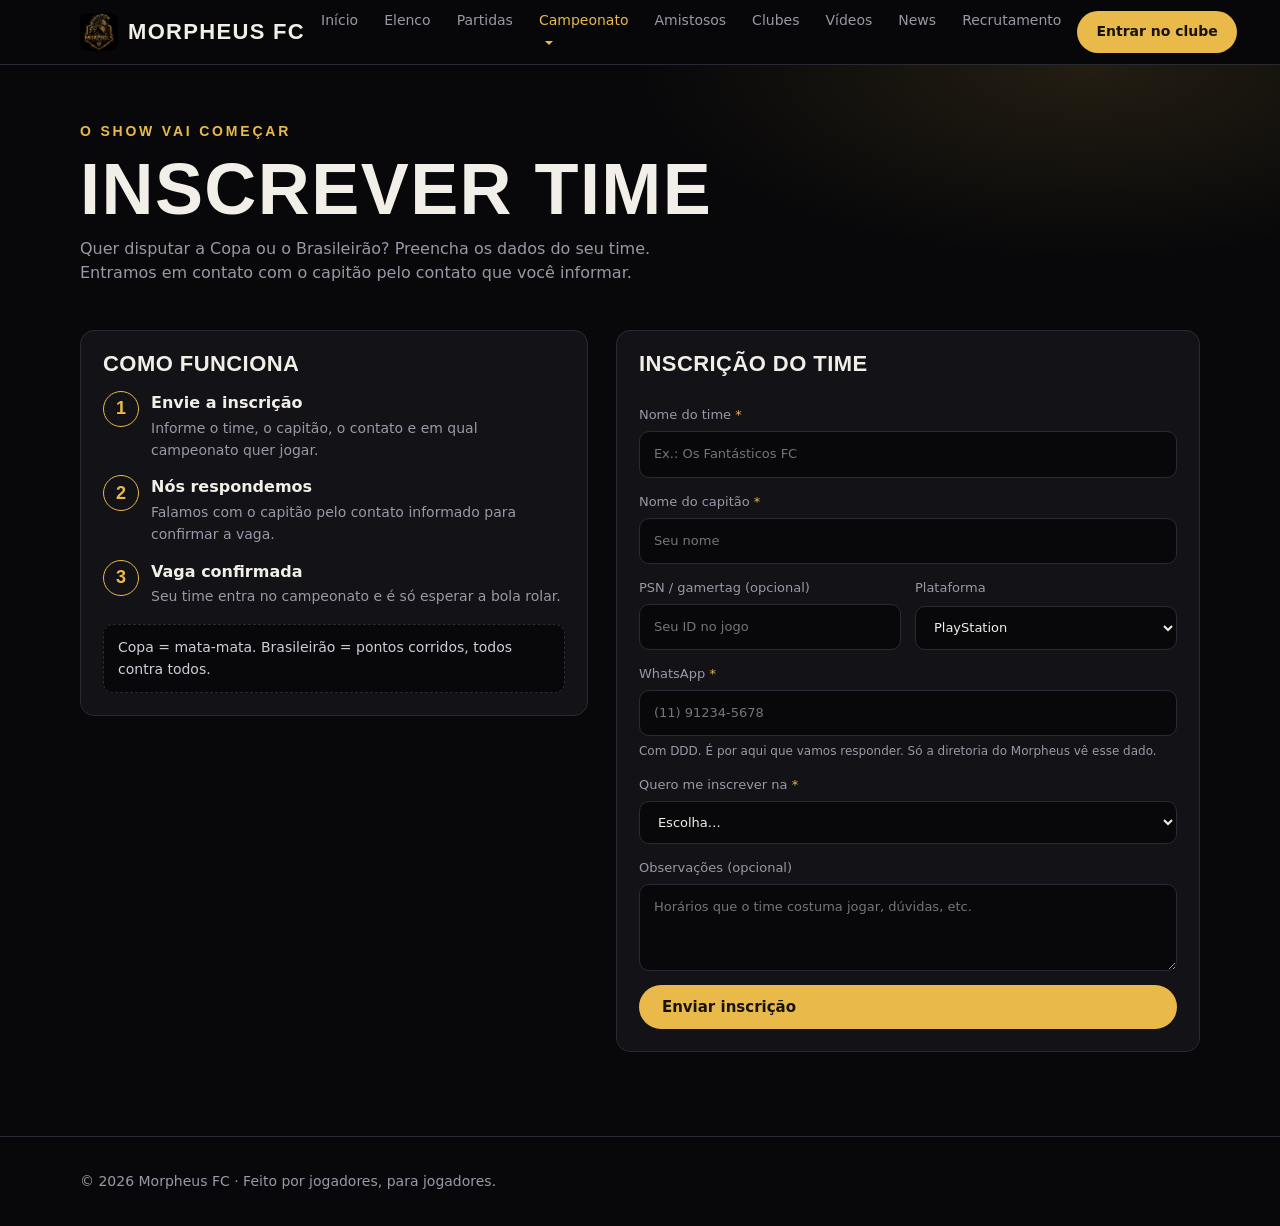
<file: inscrever-time.html>
<!doctype html>
<html lang="pt-BR">
<head>
<meta charset="utf-8">
<meta http-equiv="Content-Security-Policy" content="default-src 'self'; script-src 'self' 'unsafe-inline' https://cdn.jsdelivr.net; style-src 'self' 'unsafe-inline' https://fonts.googleapis.com; font-src https://fonts.gstatic.com; img-src 'self' data: https:; media-src 'self' https:; connect-src 'self' https://*.supabase.co; frame-src https://www.youtube.com https://www.youtube-nocookie.com; object-src 'none'; base-uri 'self'; form-action 'self'">
<meta name="viewport" content="width=device-width, initial-scale=1">
<title>Inscrever time | Morpheus FC</title>
<meta name="description" content="Inscreva o seu time na Copa ou no Brasileirão do Morpheus FC, campeonatos de Pro Clubs do EA FC 27.">
<link rel="canonical" href="https://morpheusfc.com.br/inscrever-time.html">
<meta property="og:type" content="website">
<meta property="og:site_name" content="Morpheus FC">
<meta property="og:locale" content="pt_BR">
<meta property="og:title" content="Inscrever time">
<meta property="og:description" content="Inscreva o seu time na Copa ou no Brasileirão Pro Clubs do EA FC 27.">
<meta property="og:url" content="https://morpheusfc.com.br/inscrever-time.html">
<meta property="og:image" content="https://morpheusfc.com.br/assets/og.jpg">
<meta property="og:image:width" content="1200">
<meta property="og:image:height" content="630">
<meta name="twitter:card" content="summary_large_image">
<link rel="icon" href="assets/escudo.jpg">
<link rel="preconnect" href="https://fonts.googleapis.com">
<link rel="preconnect" href="https://fonts.gstatic.com" crossorigin>
<link href="https://fonts.googleapis.com/css2?family=Barlow+Condensed:wght@500;600;700;800&family=Inter:wght@400;500;600&display=swap" rel="stylesheet">
<link rel="stylesheet" href="assets/style.css?v=20261128b">
</head>
<body data-page="inscricao">
<nav id="nav"></nav>

<header class="page-head"><div class="wrap">
  <div class="eyebrow">O Show vai começar</div>
  <h1>Inscrever time</h1>
  <p>Quer disputar a Copa ou o Brasileirão? Preencha os dados do seu time. Entramos em contato com o capitão pelo contato que você informar.</p>
</div></header>

<main class="page-body"><div class="wrap amis">
  <div class="amis-info">
    <div class="panel">
      <h3>Como funciona</h3>
      <ol class="steps">
        <li><b>Envie a inscrição</b><span>Informe o time, o capitão, o contato e em qual campeonato quer jogar.</span></li>
        <li><b>Nós respondemos</b><span>Falamos com o capitão pelo contato informado para confirmar a vaga.</span></li>
        <li><b>Vaga confirmada</b><span>Seu time entra no campeonato e é só esperar a bola rolar.</span></li>
      </ol>
      <p class="amis-hours">Copa = mata-mata. Brasileirão = pontos corridos, todos contra todos.</p>
    </div>
  </div>

  <div id="formBox">
    <form class="panel" id="inForm" novalidate>
      <h3>Inscrição do time</h3>
      <label><span>Nome do time <span class="req">*</span></span>
        <input name="team" required maxlength="60" autocomplete="organization" placeholder="Ex.: Os Fantásticos FC">
      </label>
      <input type="hidden" name="club_id">
      <div class="club-sug" id="clubSug" hidden></div>
      <label><span>Nome do capitão <span class="req">*</span></span>
        <input name="captain_name" required maxlength="60" autocomplete="name" placeholder="Seu nome">
      </label>
      <div class="row2">
        <label><span>PSN / gamertag (opcional)</span>
          <input name="captain" maxlength="40" autocomplete="off" placeholder="Seu ID no jogo">
        </label>
        <label>Plataforma
          <select name="platform"><option>PlayStation</option><option>Xbox</option><option>PC</option></select>
        </label>
      </div>
      <label><span>WhatsApp <span class="req">*</span></span>
        <input name="contact" type="tel" required maxlength="20" inputmode="tel" autocomplete="tel" placeholder="(11) 91234-5678">
        <small>Com DDD. É por aqui que vamos responder. Só a diretoria do Morpheus vê esse dado.</small>
      </label>
      <label><span>Quero me inscrever na <span class="req">*</span></span>
        <select name="modalidade">
          <option value="">Escolha…</option>
          <option value="copa">Copa (mata-mata)</option>
          <option value="brasileirao">Brasileirão (pontos corridos)</option>
          <option value="ambos">Copa e Brasileirão</option>
        </select>
      </label>
      <label>Observações (opcional)
        <textarea name="notes" rows="3" maxlength="500" placeholder="Horários que o time costuma jogar, dúvidas, etc."></textarea>
      </label>
      <div class="hp" aria-hidden="true"><label>Não preencha este campo<input name="website" tabindex="-1" autocomplete="off"></label></div>
      <button class="btn btn-gold" type="submit" id="inSend">Enviar inscrição</button>
      <div class="am-msg" id="inMsg" hidden role="alert"></div>
    </form>
  </div>
</div></main>

<footer id="footer"></footer>
<script src="assets/data.js?v=20261128b"></script>
<script src="assets/config.js?v=20261128b"></script>
<script src="assets/app.js?v=20261128b"></script>
</body>
</html>
</file>
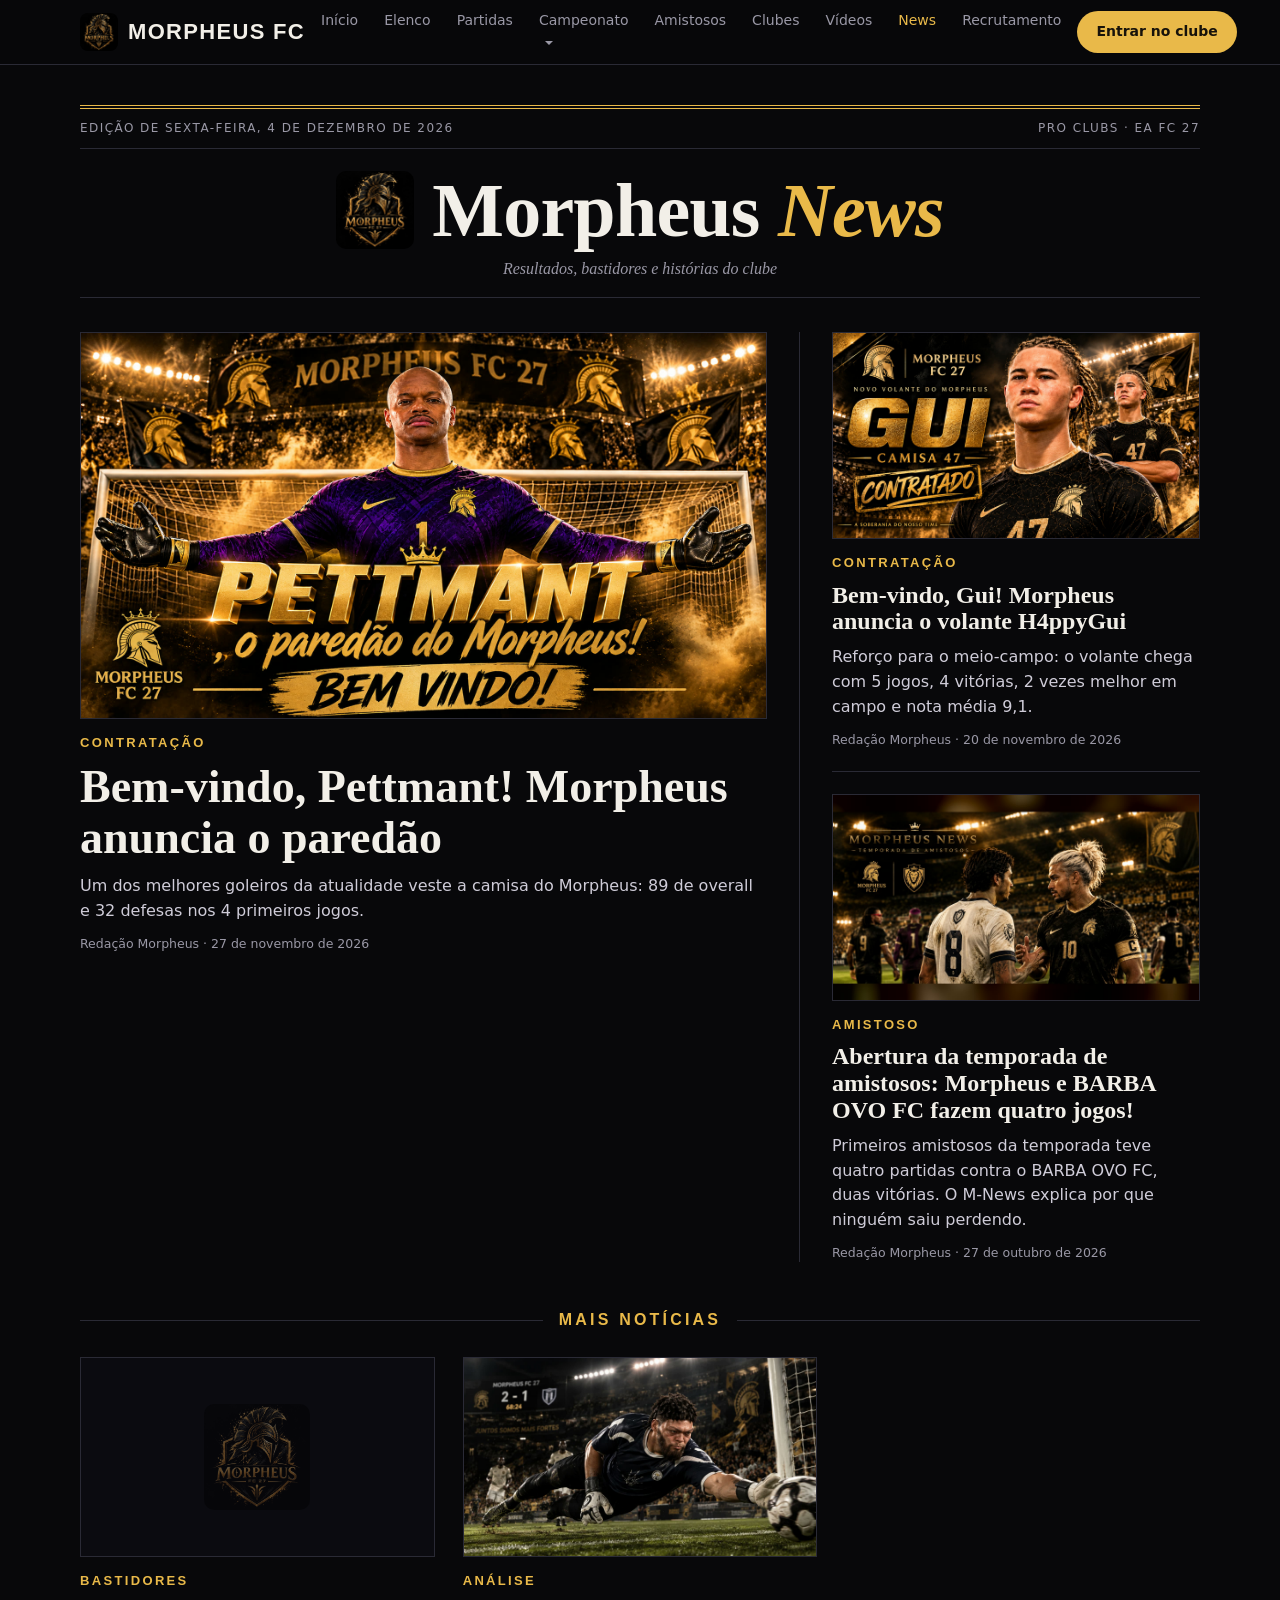
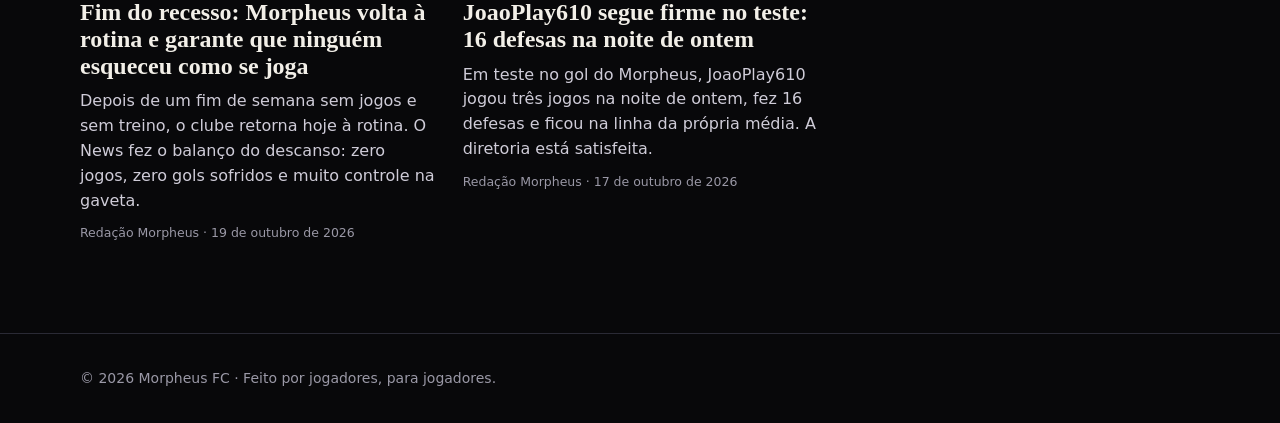
<file: noticias.html>
<!doctype html>
<html lang="pt-BR">
<head>
<meta charset="utf-8">
<meta http-equiv="Content-Security-Policy" content="default-src 'self'; script-src 'self' 'unsafe-inline' https://cdn.jsdelivr.net; style-src 'self' 'unsafe-inline' https://fonts.googleapis.com; font-src https://fonts.gstatic.com; img-src 'self' data: https:; media-src 'self' https:; connect-src 'self' https://*.supabase.co; frame-src https://www.youtube.com https://www.youtube-nocookie.com; object-src 'none'; base-uri 'self'; form-action 'self'">
<meta name="viewport" content="width=device-width, initial-scale=1">
<title>Morpheus News | Morpheus FC</title>
<meta name="description" content="Morpheus News: matérias, resultados e bastidores do clube.">
<link rel="canonical" href="https://morpheusfc.com.br/noticias.html">
<meta property="og:type" content="website">
<meta property="og:site_name" content="Morpheus FC">
<meta property="og:locale" content="pt_BR">
<meta property="og:title" content="Morpheus News | Morpheus FC">
<meta property="og:description" content="Morpheus News: matérias, resultados e bastidores do clube.">
<meta property="og:url" content="https://morpheusfc.com.br/noticias.html">
<meta property="og:image" content="https://morpheusfc.com.br/assets/og.jpg">
<meta property="og:image:width" content="1200">
<meta property="og:image:height" content="630">
<meta name="twitter:card" content="summary_large_image">
<link rel="icon" href="assets/escudo.jpg">
<link rel="preconnect" href="https://fonts.googleapis.com">
<link rel="preconnect" href="https://fonts.gstatic.com" crossorigin>
<link href="https://fonts.googleapis.com/css2?family=Barlow+Condensed:wght@500;600;700;800&family=Inter:wght@400;500;600&family=Playfair+Display:ital,wght@0,600;0,800;1,500&display=swap" rel="stylesheet">
<link rel="stylesheet" href="assets/style.css?v=20261128b">
</head>
<body data-page="noticias">
<nav id="nav"></nav>

<main class="paper"><div class="wrap" id="paper"></div></main>

<footer id="footer"></footer>
<script src="assets/data.js?v=20261128b"></script>
<script src="assets/matches.js?v=20261128b"></script>
<script src="assets/noticias.js?v=20261128b"></script>
<script src="assets/config.js?v=20261128b"></script>
<script src="assets/cms.js?v=20261128b"></script>
<script src="assets/app.js?v=20261128b"></script>
</body>
</html>
</file>
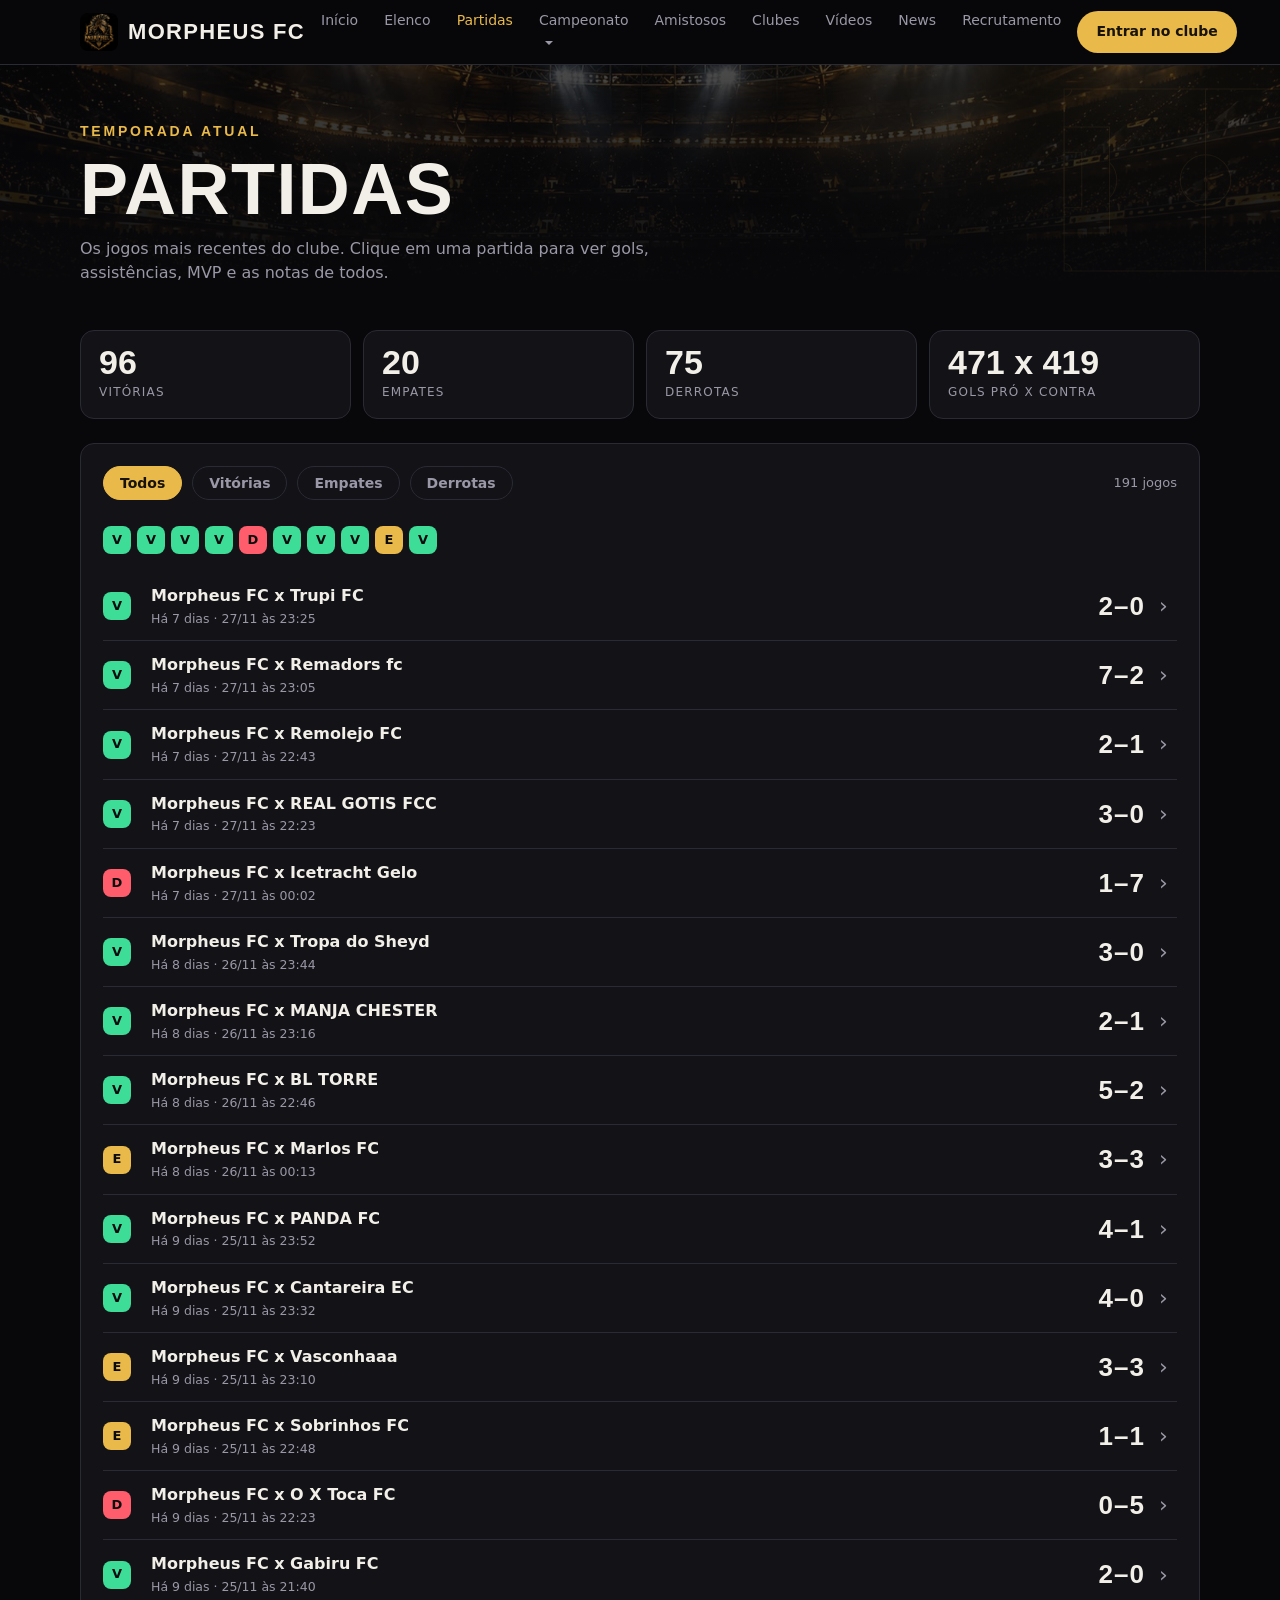
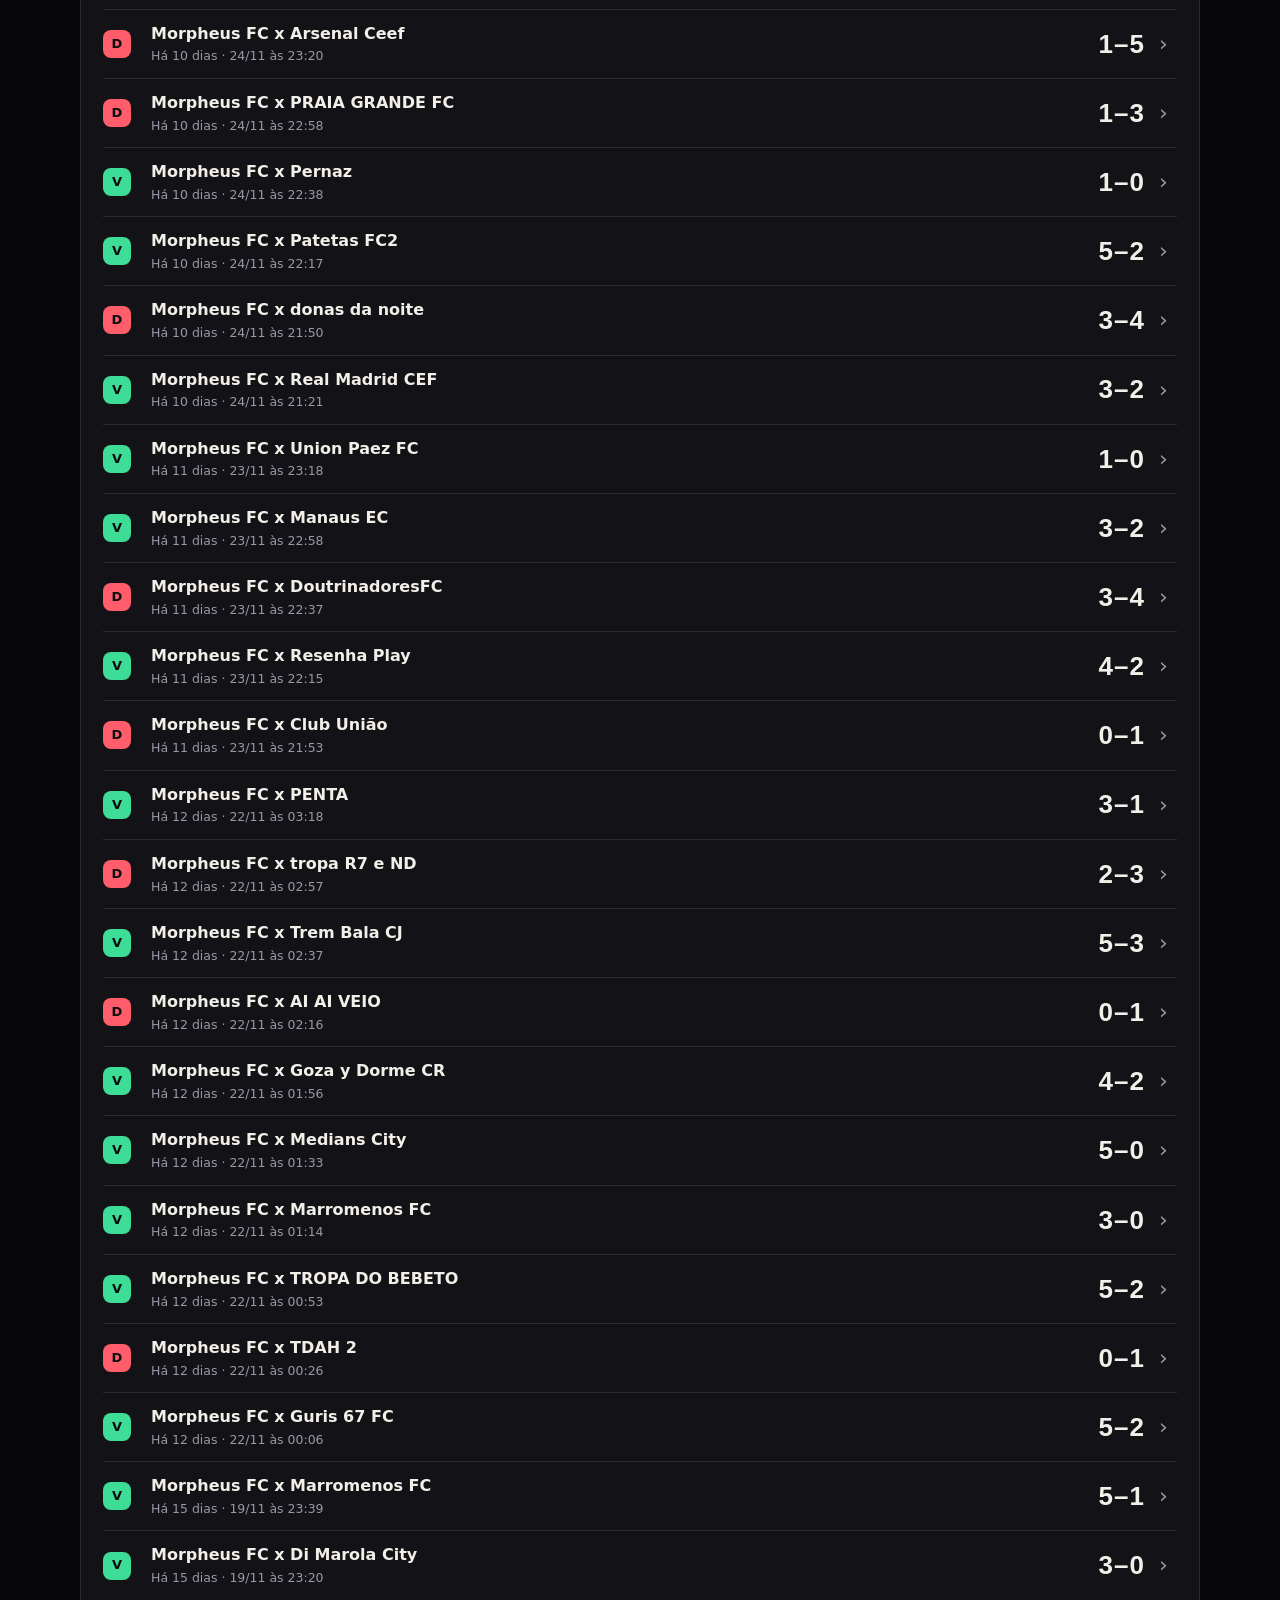
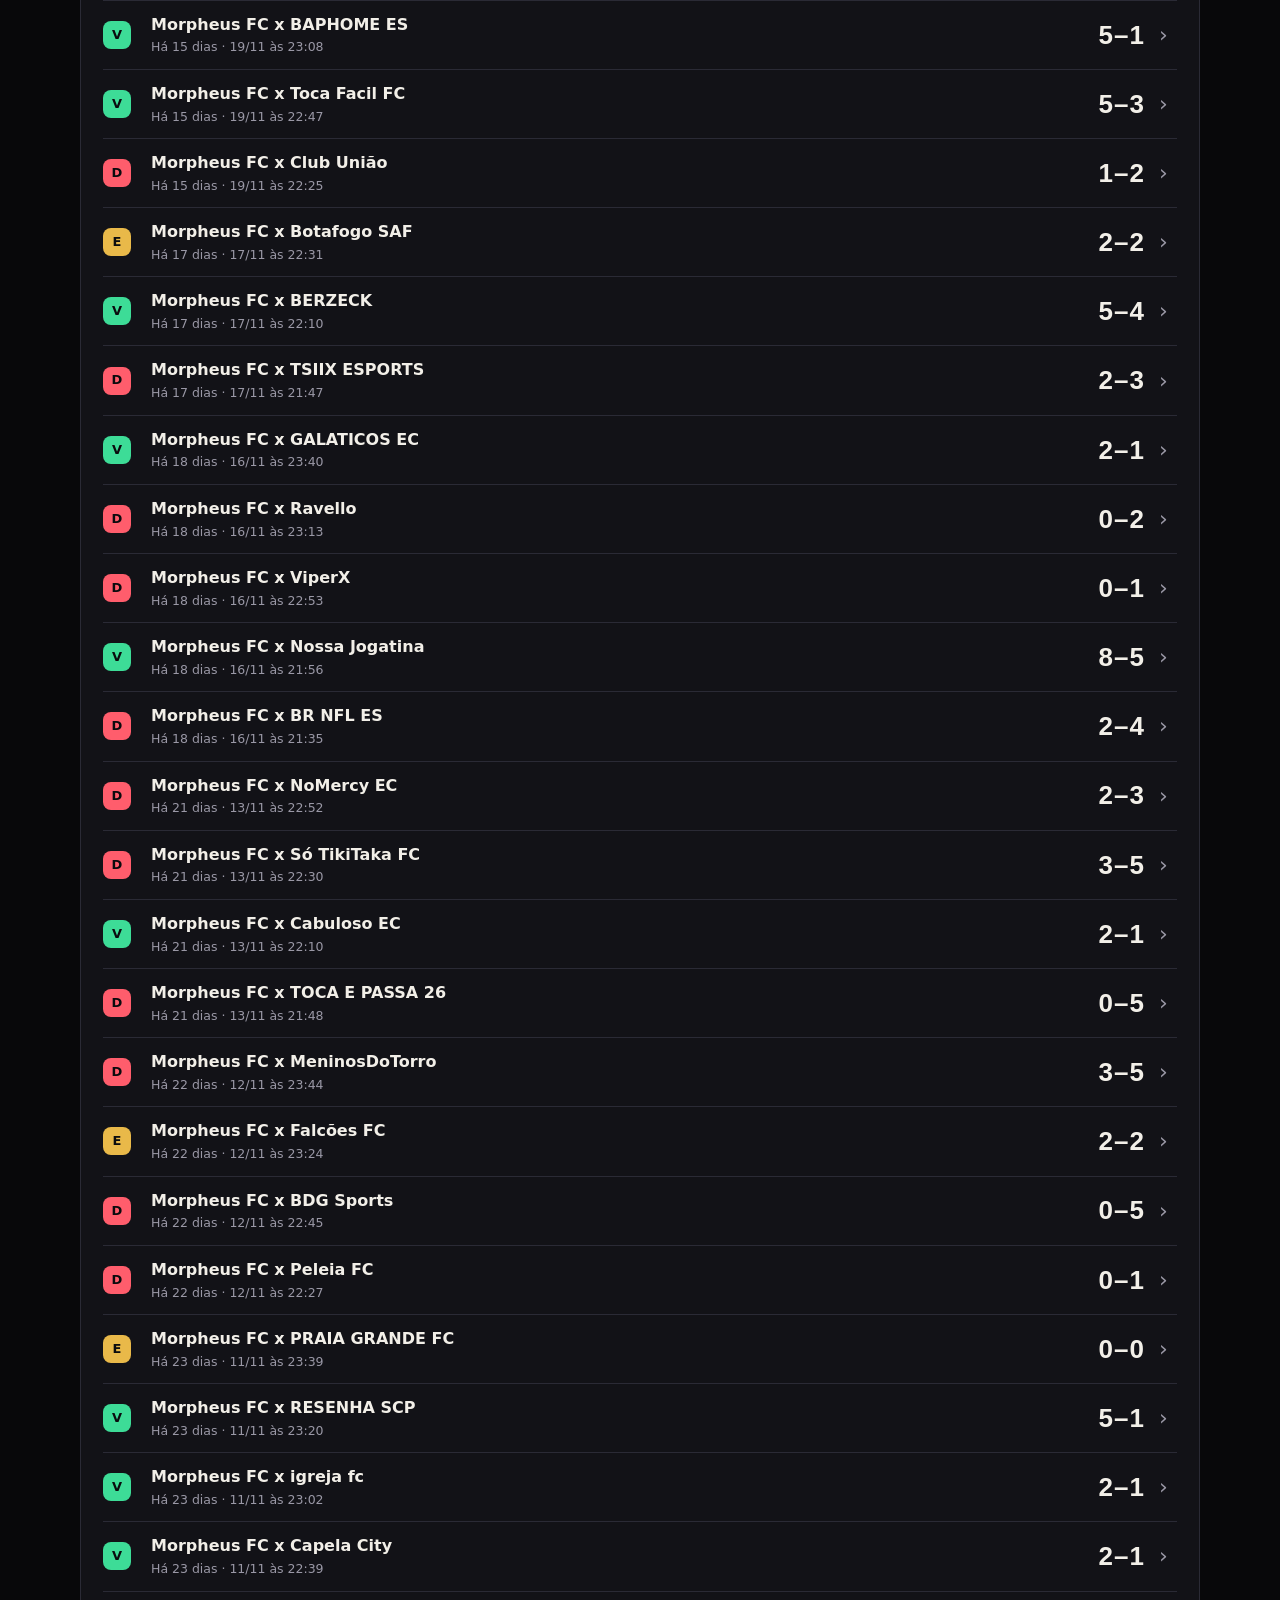
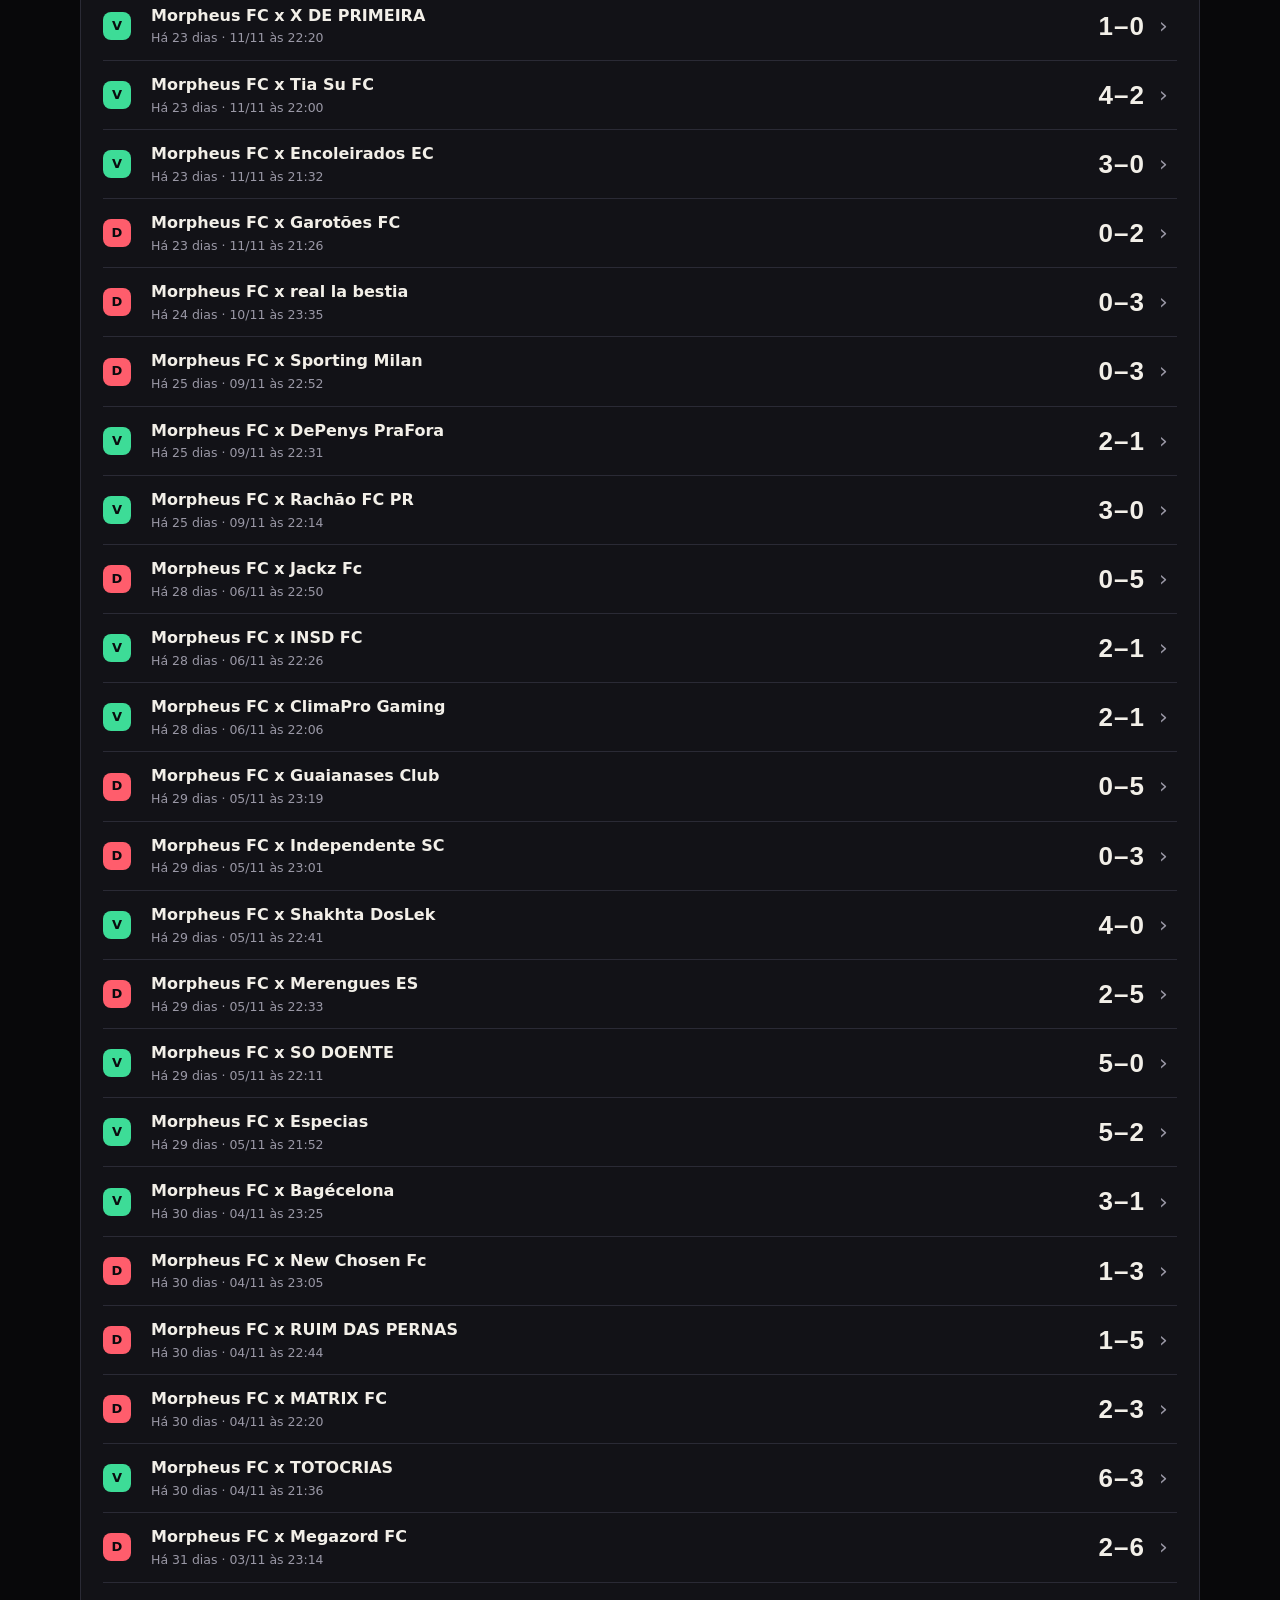
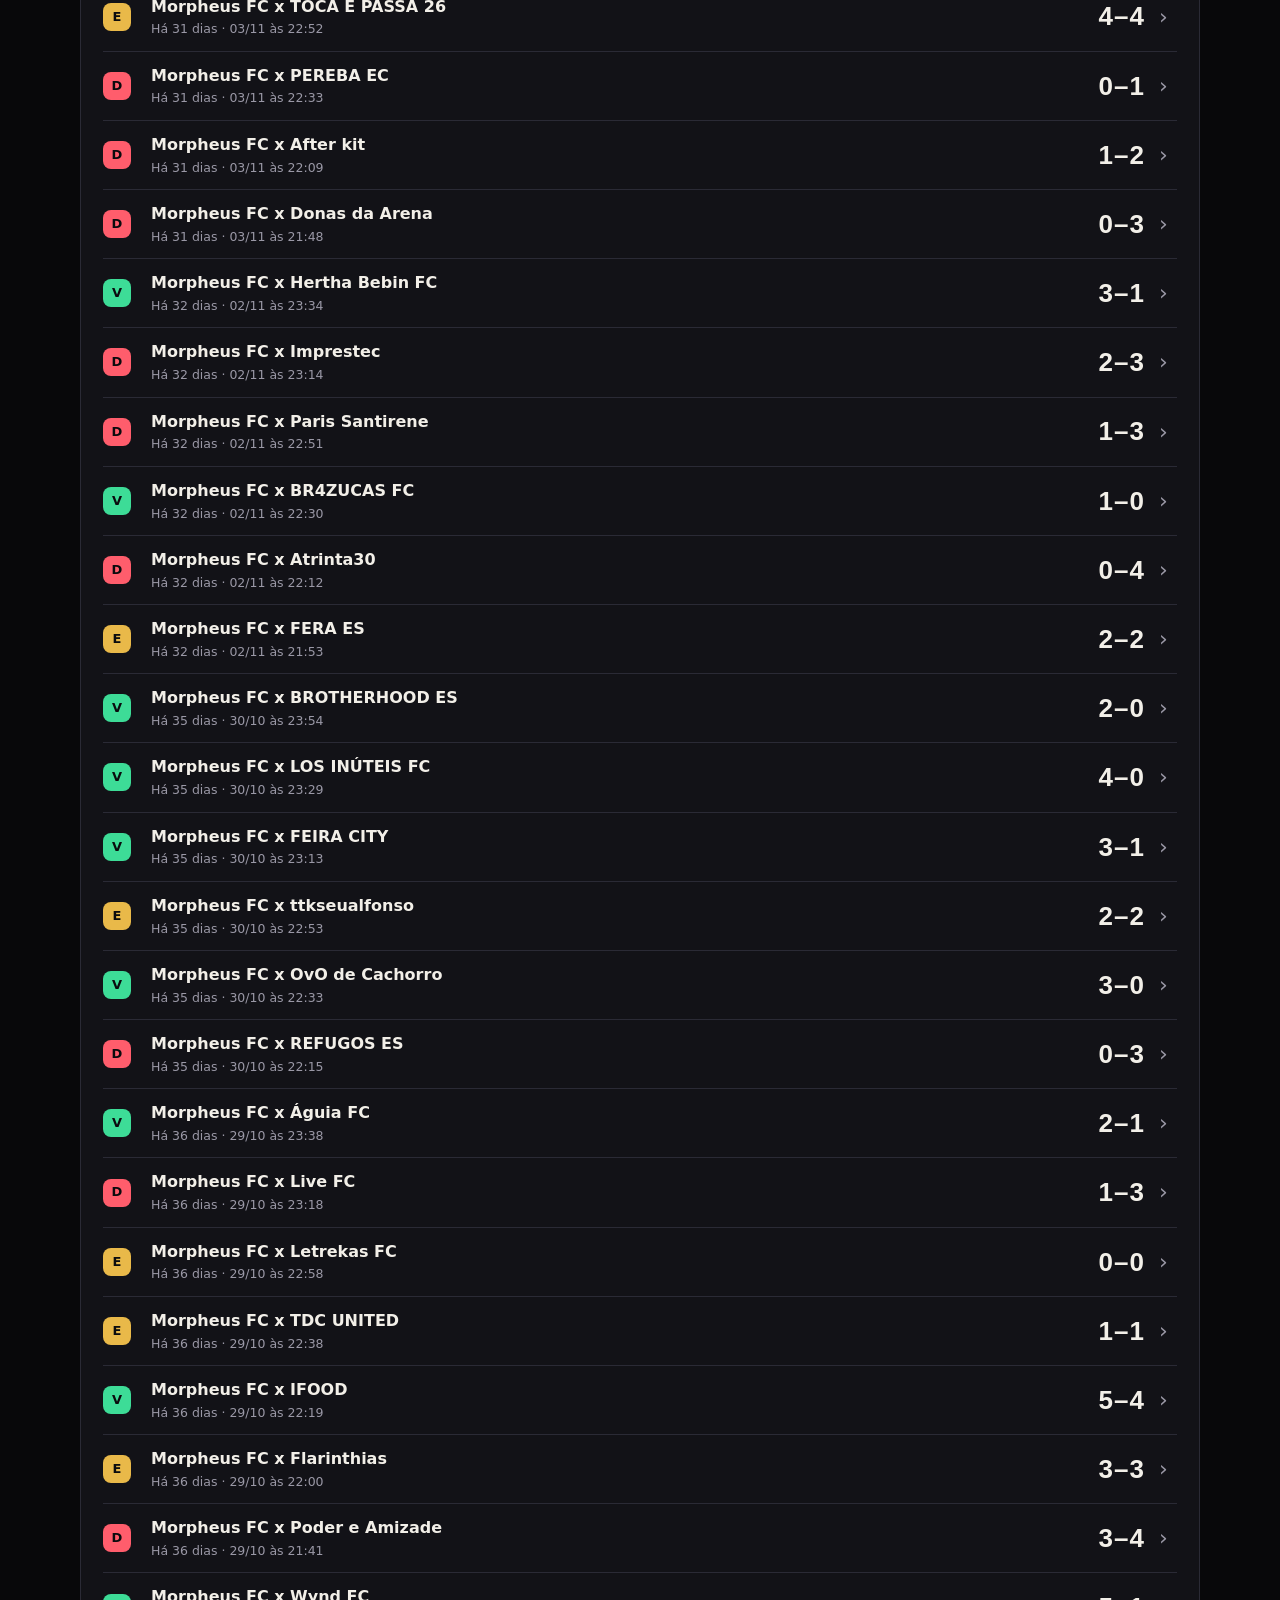
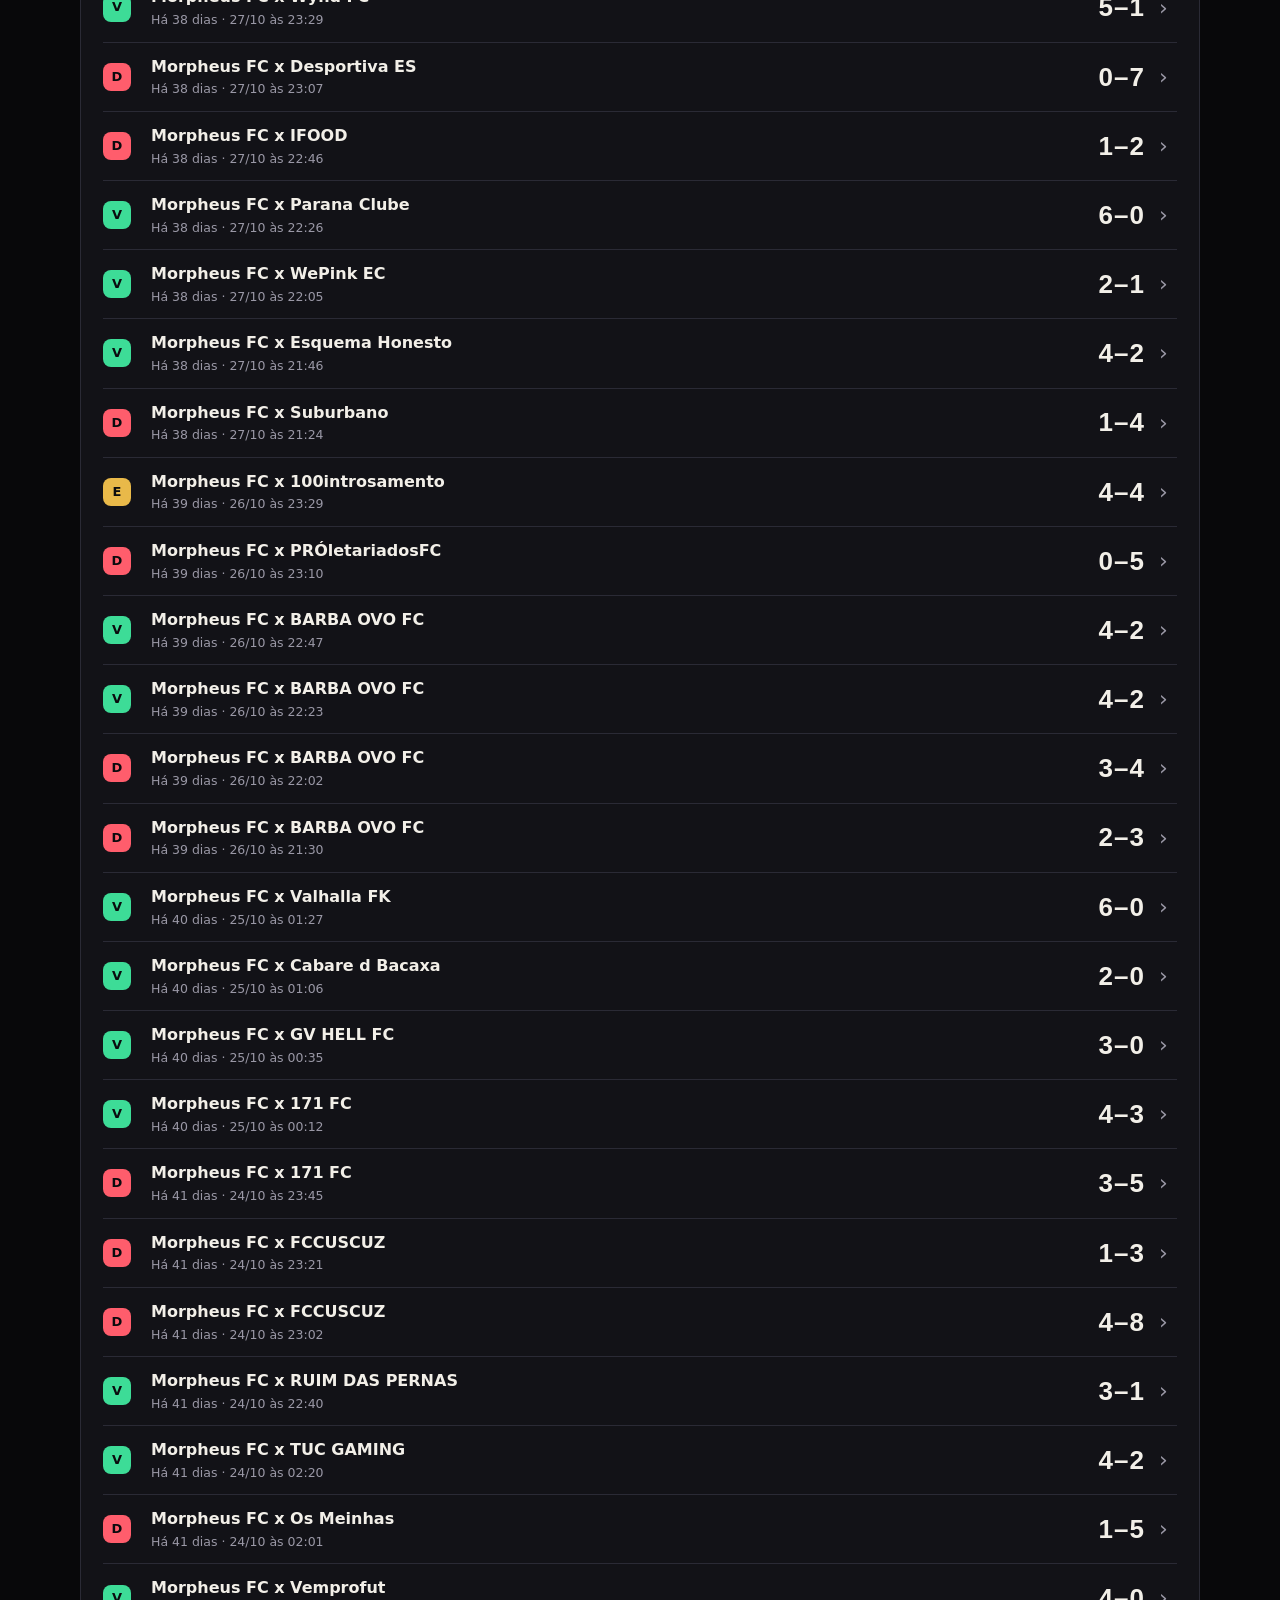
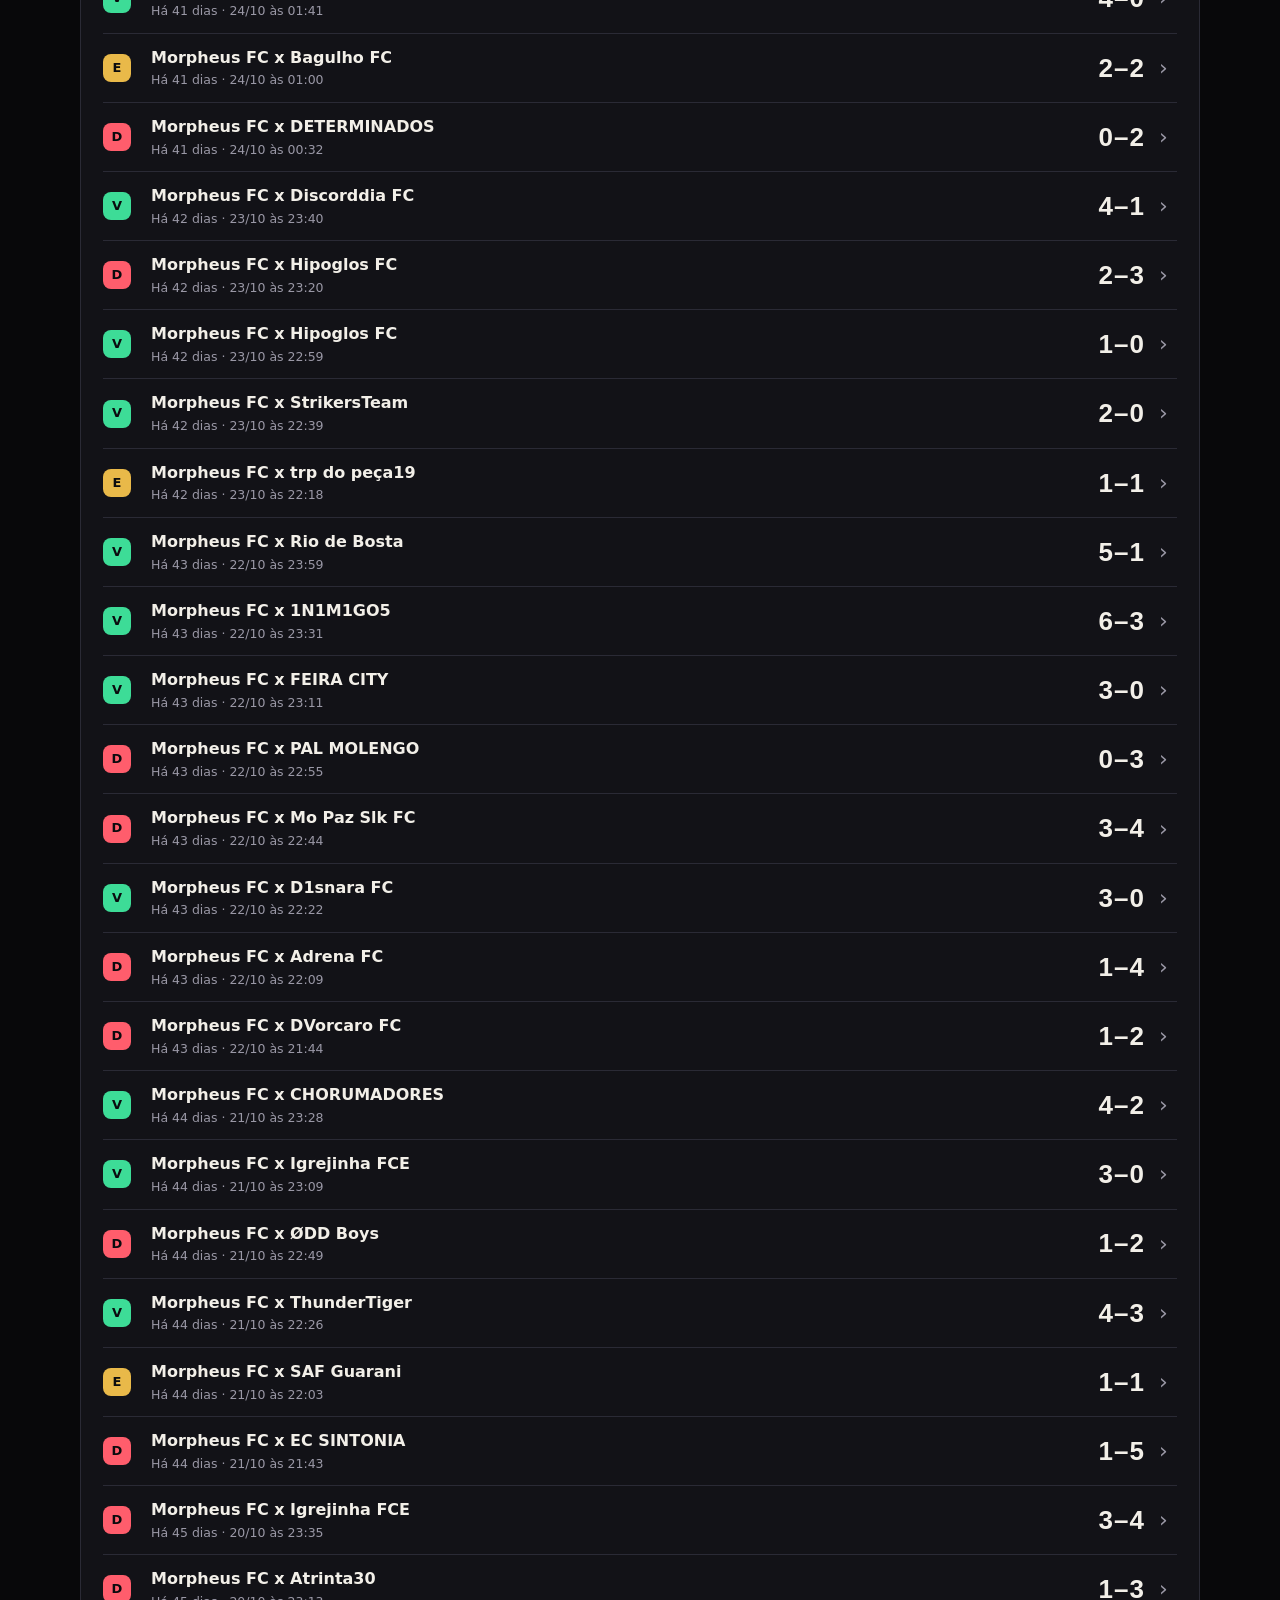
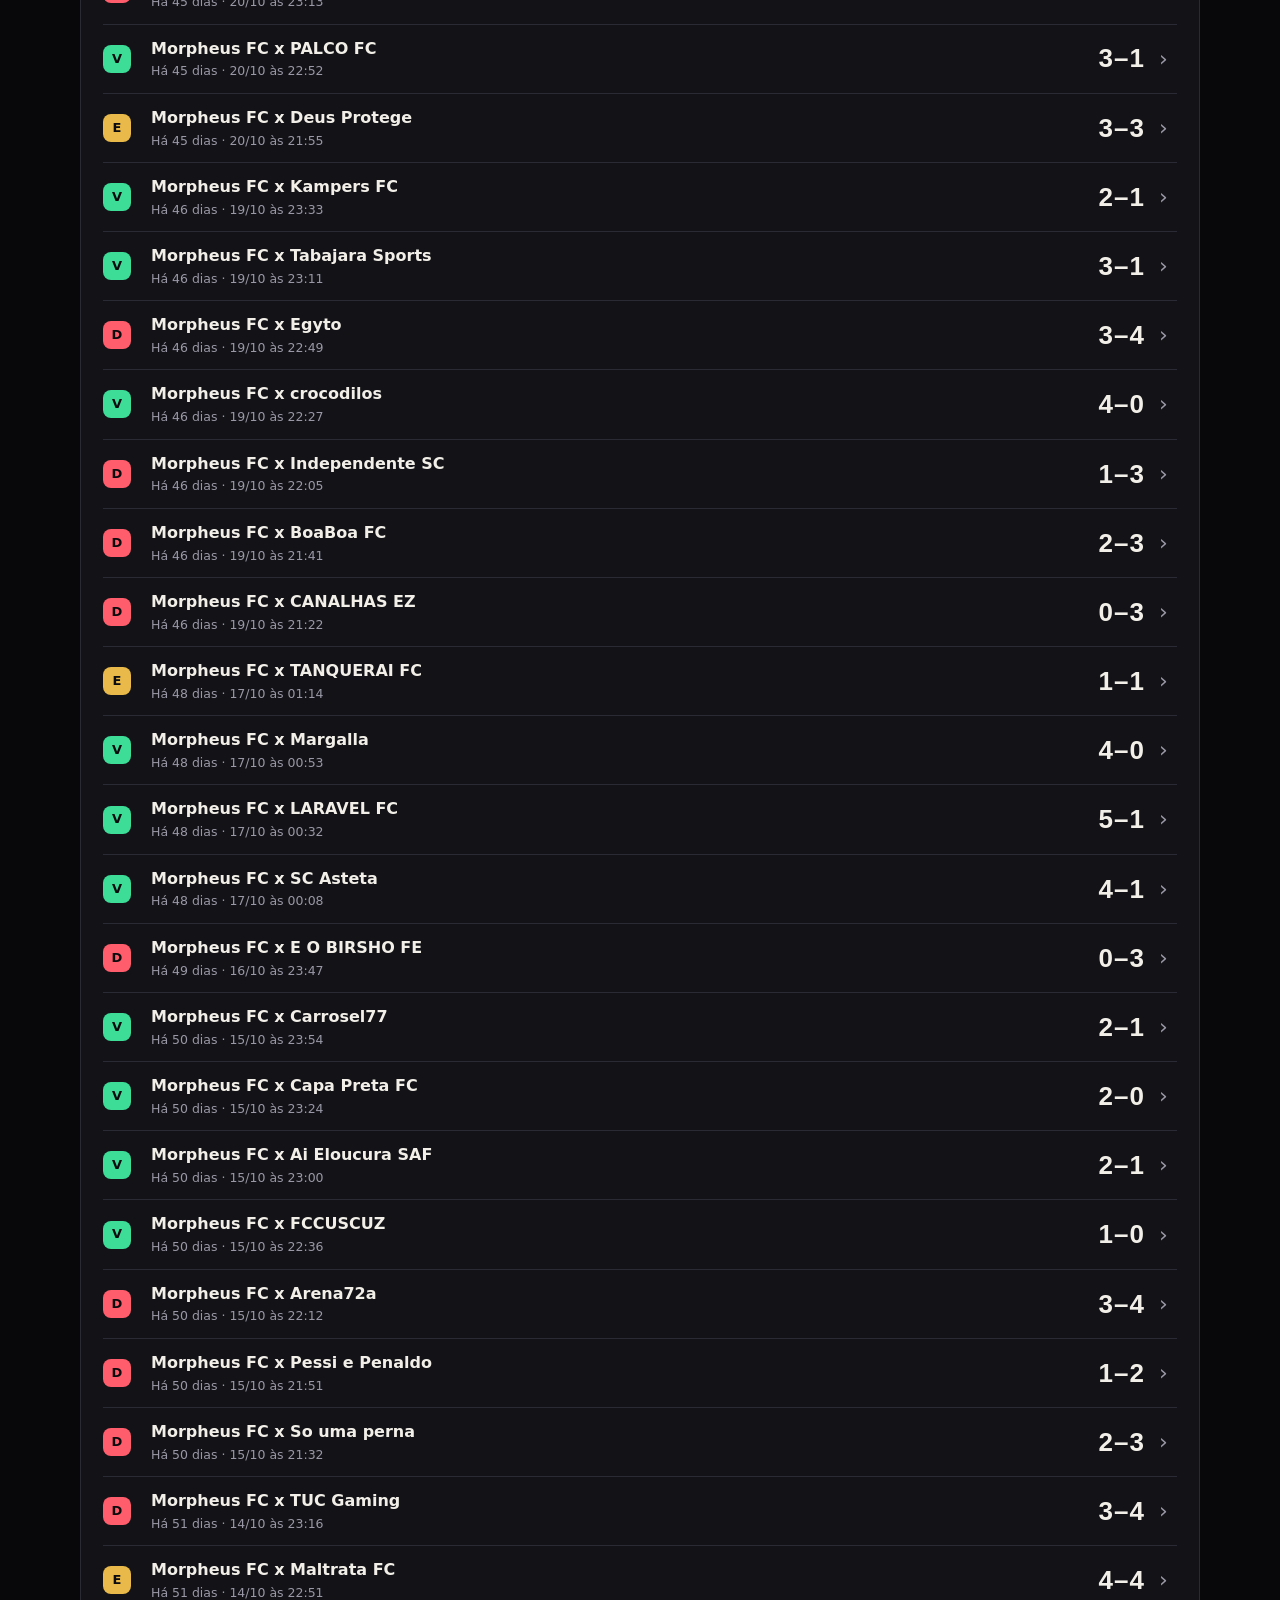
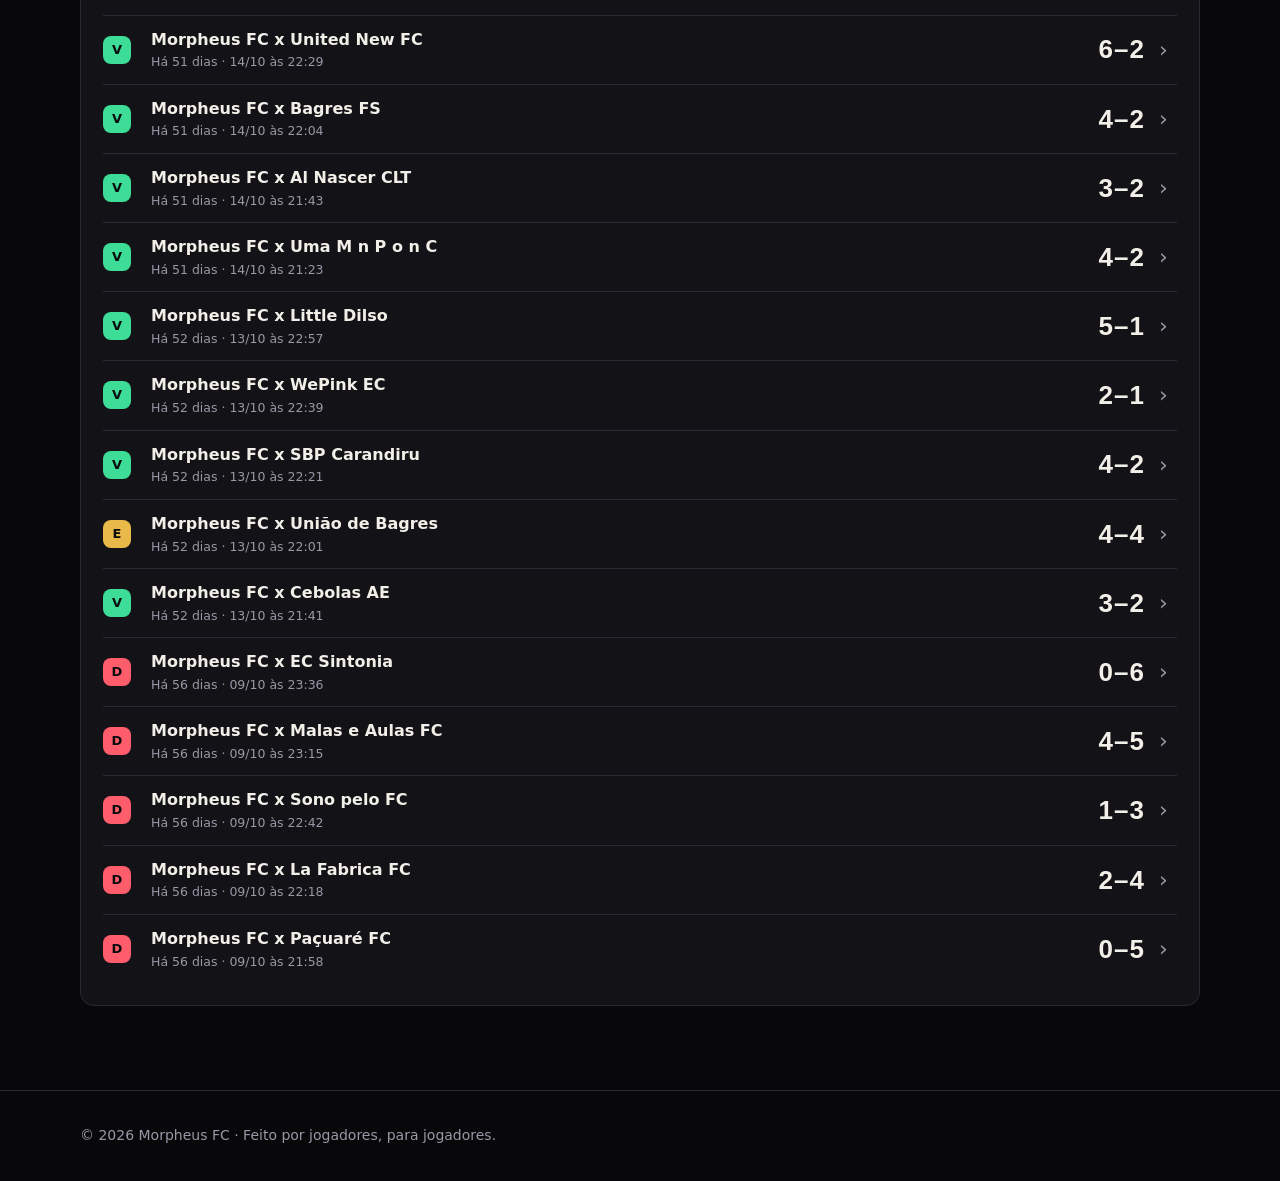
<file: partidas.html>
<!doctype html>
<html lang="pt-BR">
<head>
<meta charset="utf-8">
<meta http-equiv="Content-Security-Policy" content="default-src 'self'; script-src 'self' 'unsafe-inline' https://cdn.jsdelivr.net; style-src 'self' 'unsafe-inline' https://fonts.googleapis.com; font-src https://fonts.gstatic.com; img-src 'self' data: https:; media-src 'self' https:; connect-src 'self' https://*.supabase.co; frame-src https://www.youtube.com https://www.youtube-nocookie.com; object-src 'none'; base-uri 'self'; form-action 'self'">
<meta name="viewport" content="width=device-width, initial-scale=1">
<title>Partidas | Morpheus FC</title>
<meta name="description" content="Resultados recentes do Morpheus FC no Pro Clubs.">
<link rel="canonical" href="https://morpheusfc.com.br/partidas.html">
<meta property="og:type" content="website">
<meta property="og:site_name" content="Morpheus FC">
<meta property="og:locale" content="pt_BR">
<meta property="og:title" content="Partidas | Morpheus FC">
<meta property="og:description" content="Resultados recentes do Morpheus FC no Pro Clubs.">
<meta property="og:url" content="https://morpheusfc.com.br/partidas.html">
<meta property="og:image" content="https://morpheusfc.com.br/assets/og.jpg">
<meta property="og:image:width" content="1200">
<meta property="og:image:height" content="630">
<meta name="twitter:card" content="summary_large_image">
<link rel="icon" href="assets/escudo.jpg">
<link rel="preconnect" href="https://fonts.googleapis.com">
<link rel="preconnect" href="https://fonts.gstatic.com" crossorigin>
<link href="https://fonts.googleapis.com/css2?family=Barlow+Condensed:wght@500;600;700;800&family=Inter:wght@400;500;600&display=swap" rel="stylesheet">
<link rel="stylesheet" href="assets/style.css?v=20261128b">
</head>
<body data-page="partidas">
<nav id="nav"></nav>

<header class="page-head"><div class="wrap">
  <div class="eyebrow">Temporada atual</div>
  <h1>Partidas</h1>
  <p>Os jogos mais recentes do clube. Clique em uma partida para ver gols, assistências, MVP e as notas de todos.</p>
</div></header>

<main class="page-body"><div class="wrap">
  <div class="res-bar" id="resbar"></div>
  <div class="panel">
    <div class="toolbar">
      <button class="fbtn" data-f="T">Todos</button>
      <button class="fbtn" data-f="V">Vitórias</button>
      <button class="fbtn" data-f="E">Empates</button>
      <button class="fbtn" data-f="D">Derrotas</button>
      <span class="count" id="count"></span>
    </div>
    <div class="form" id="form"></div>
    <div id="matches"></div>
  </div>
</div></main>

<footer id="footer"></footer>
<script src="assets/data.js?v=20261128b"></script>
<script src="assets/matches.js?v=20261128b"></script>
<script src="assets/config.js?v=20261128b"></script>
<script src="assets/app.js?v=20261128b"></script>
<script src="assets/scenes.js?v=20261128b"></script>
</body>
</html>
</file>
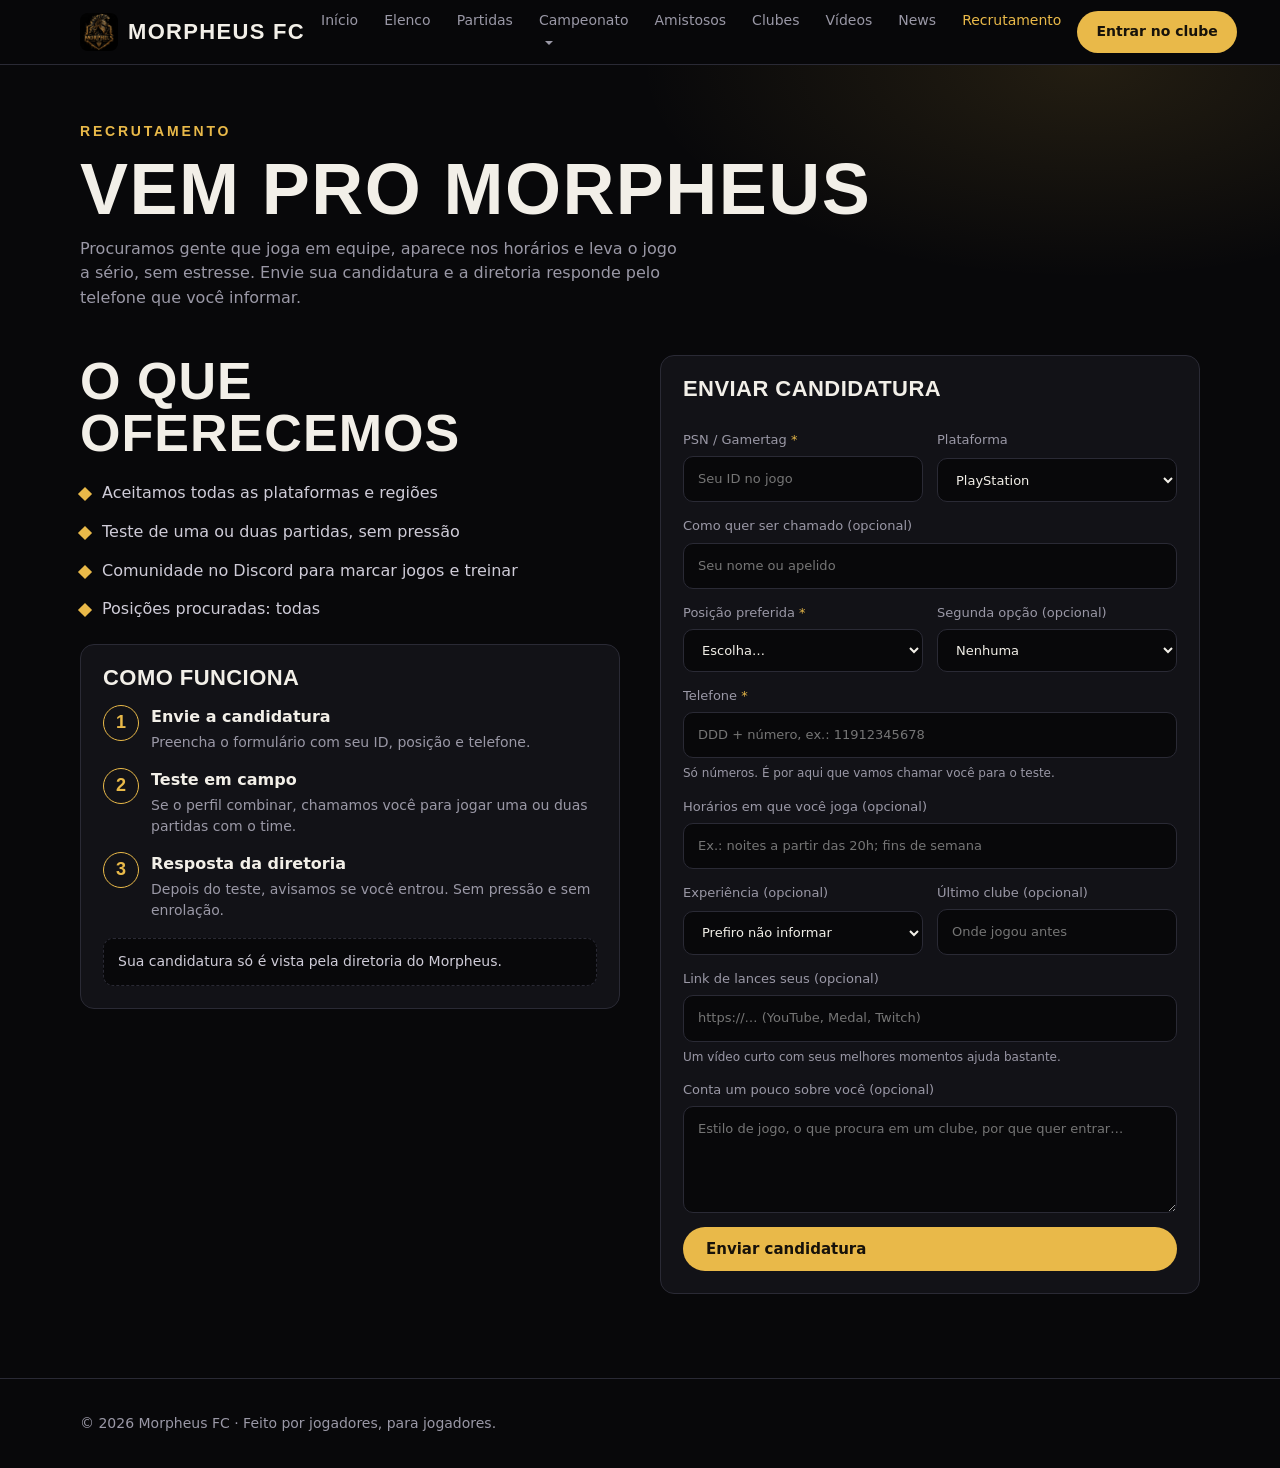
<file: recrutamento.html>
<!doctype html>
<html lang="pt-BR">
<head>
<meta charset="utf-8">
<meta http-equiv="Content-Security-Policy" content="default-src 'self'; script-src 'self' 'unsafe-inline' https://cdn.jsdelivr.net; style-src 'self' 'unsafe-inline' https://fonts.googleapis.com; font-src https://fonts.gstatic.com; img-src 'self' data: https:; media-src 'self' https:; connect-src 'self' https://*.supabase.co; frame-src https://www.youtube.com https://www.youtube-nocookie.com; object-src 'none'; base-uri 'self'; form-action 'self'">
<meta name="viewport" content="width=device-width, initial-scale=1">
<title>Recrutamento | Morpheus FC</title>
<meta name="description" content="Candidate-se para entrar no Morpheus FC, clube de Pro Clubs do EA FC 27. Envie sua candidatura e faça um teste.">
<link rel="canonical" href="https://morpheusfc.com.br/recrutamento.html">
<meta property="og:type" content="website">
<meta property="og:site_name" content="Morpheus FC">
<meta property="og:locale" content="pt_BR">
<meta property="og:title" content="Recrutamento | Morpheus FC">
<meta property="og:description" content="Candidate-se para entrar no Morpheus FC, clube de Pro Clubs do EA FC 27. Envie sua candidatura e faça um teste.">
<meta property="og:url" content="https://morpheusfc.com.br/recrutamento.html">
<meta property="og:image" content="https://morpheusfc.com.br/assets/og.jpg">
<meta property="og:image:width" content="1200">
<meta property="og:image:height" content="630">
<meta name="twitter:card" content="summary_large_image">
<link rel="icon" href="assets/escudo.jpg">
<link rel="preconnect" href="https://fonts.googleapis.com">
<link rel="preconnect" href="https://fonts.gstatic.com" crossorigin>
<link href="https://fonts.googleapis.com/css2?family=Barlow+Condensed:wght@500;600;700;800&family=Inter:wght@400;500;600&display=swap" rel="stylesheet">
<link rel="stylesheet" href="assets/style.css?v=20261128b">
</head>
<body data-page="recrutamento">
<nav id="nav"></nav>

<header class="page-head"><div class="wrap">
  <div class="eyebrow">Recrutamento</div>
  <h1>Vem pro Morpheus</h1>
  <p>Procuramos gente que joga em equipe, aparece nos horários e leva o jogo a sério, sem estresse. Envie sua candidatura e a diretoria responde pelo telefone que você informar.</p>
</div></header>

<main class="page-body recruit"><div class="wrap">
  <div class="rec-info">
    <div>
      <h2 class="sec-title">O que oferecemos</h2>
      <ul class="perks">
        <li>Aceitamos todas as plataformas e regiões</li>
        <li>Teste de uma ou duas partidas, sem pressão</li>
        <li>Comunidade no Discord para marcar jogos e treinar</li>
        <li id="posLine">Posições procuradas: todas</li>
      </ul>
    </div>
    <div class="panel">
      <h3>Como funciona</h3>
      <ol class="steps">
        <li><b>Envie a candidatura</b><span>Preencha o formulário com seu ID, posição e telefone.</span></li>
        <li><b>Teste em campo</b><span>Se o perfil combinar, chamamos você para jogar uma ou duas partidas com o time.</span></li>
        <li><b>Resposta da diretoria</b><span>Depois do teste, avisamos se você entrou. Sem pressão e sem enrolação.</span></li>
      </ol>
      <p class="amis-hours" style="margin-top:4px">Sua candidatura só é vista pela diretoria do Morpheus.</p>
    </div>
    <p><a href="#" class="btn btn-ghost" data-discord>Entrar no Discord</a></p>
  </div>

  <div id="recBox">
    <form class="panel" id="recForm" novalidate>
      <h3>Enviar candidatura</h3>
      <div class="row2">
        <label><span>PSN / Gamertag <span class="req">*</span></span>
          <input name="psn" required maxlength="40" autocomplete="off" placeholder="Seu ID no jogo">
        </label>
        <label>Plataforma
          <select name="platform"><option>PlayStation</option><option>Xbox</option><option>PC</option></select>
        </label>
      </div>
      <label>Como quer ser chamado (opcional)
        <input name="nick" maxlength="40" autocomplete="nickname" placeholder="Seu nome ou apelido">
      </label>
      <div class="row2">
        <label><span>Posição preferida <span class="req">*</span></span>
          <select name="pos" required>
            <option value="">Escolha…</option>
            <option>Goleiro</option><option>Zagueiro</option><option>Lateral Direito</option><option>Lateral Esquerdo</option><option>Volante</option><option>Meio-campo</option><option>Ponta Direita</option><option>Ponta Esquerda</option><option>Atacante</option>
            <option value="Qualquer">Qualquer posição</option>
          </select>
        </label>
        <label>Segunda opção (opcional)
          <select name="pos_alt">
            <option value="">Nenhuma</option>
            <option>Goleiro</option><option>Zagueiro</option><option>Lateral Direito</option><option>Lateral Esquerdo</option><option>Volante</option><option>Meio-campo</option><option>Ponta Direita</option><option>Ponta Esquerda</option><option>Atacante</option>
          </select>
        </label>
      </div>
      <label><span>Telefone <span class="req">*</span></span>
        <input name="contact" type="tel" required maxlength="20" inputmode="numeric" autocomplete="tel-national" placeholder="DDD + número, ex.: 11912345678">
        <small>Só números. É por aqui que vamos chamar você para o teste.</small>
      </label>
      <label>Horários em que você joga (opcional)
        <input name="availability" maxlength="120" placeholder="Ex.: noites a partir das 20h; fins de semana">
      </label>
      <div class="row2">
        <label>Experiência (opcional)
          <select name="experience">
            <option value="">Prefiro não informar</option>
            <option>Iniciante</option><option>Intermediário</option><option>Avançado</option>
          </select>
        </label>
        <label>Último clube (opcional)
          <input name="previous_club" maxlength="60" placeholder="Onde jogou antes">
        </label>
      </div>
      <label>Link de lances seus (opcional)
        <input name="clips" type="url" maxlength="200" inputmode="url" placeholder="https://… (YouTube, Medal, Twitch)">
        <small>Um vídeo curto com seus melhores momentos ajuda bastante.</small>
      </label>
      <label>Conta um pouco sobre você (opcional)
        <textarea name="message" rows="4" maxlength="600" placeholder="Estilo de jogo, o que procura em um clube, por que quer entrar…"></textarea>
      </label>
      <div class="hp" aria-hidden="true"><label>Não preencha este campo<input name="website" tabindex="-1" autocomplete="off"></label></div>
      <button class="btn btn-gold" type="submit" id="recSend">Enviar candidatura</button>
      <div class="am-msg" id="recMsg" hidden role="alert"></div>
    </form>
  </div>
</div></main>

<footer id="footer"></footer>
<script src="assets/data.js?v=20261128b"></script>
<script src="assets/config.js?v=20261128b"></script>
<script src="assets/app.js?v=20261128b"></script>
<script src="assets/scenes.js?v=20261128b"></script>
</body>
</html>
</file>
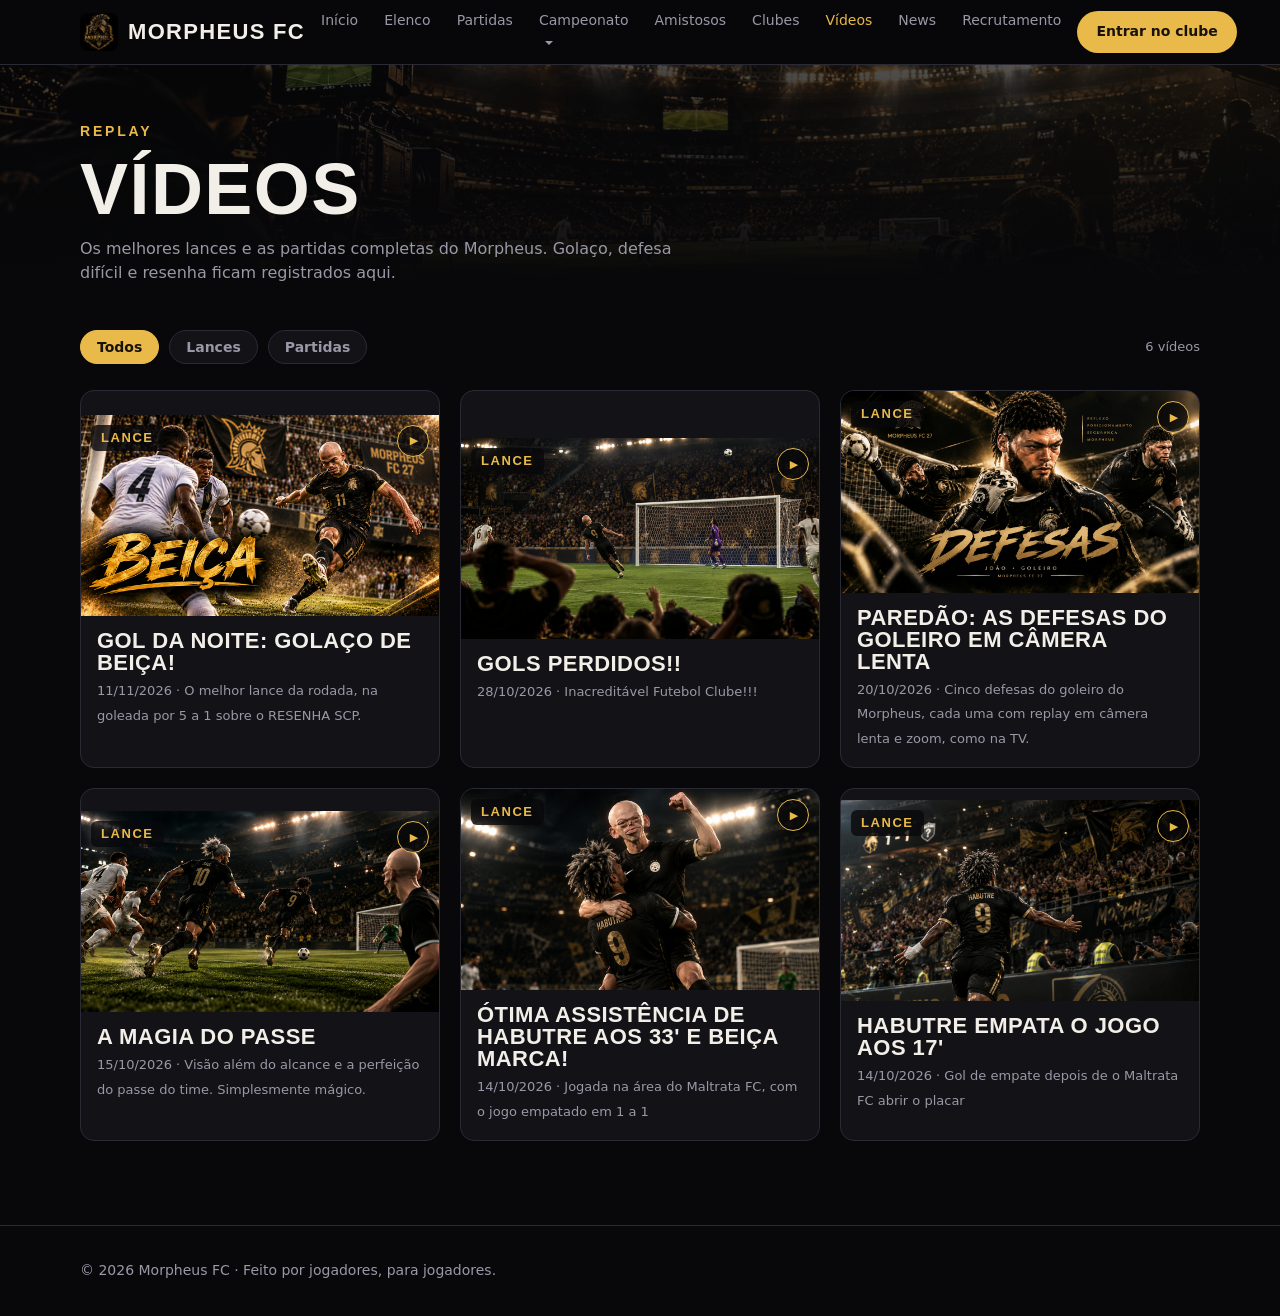
<file: videos.html>
<!doctype html>
<html lang="pt-BR">
<head>
<meta charset="utf-8">
<meta http-equiv="Content-Security-Policy" content="default-src 'self'; script-src 'self' 'unsafe-inline' https://cdn.jsdelivr.net; style-src 'self' 'unsafe-inline' https://fonts.googleapis.com; font-src https://fonts.gstatic.com; img-src 'self' data: https:; media-src 'self' https:; connect-src 'self' https://*.supabase.co; frame-src https://www.youtube.com https://www.youtube-nocookie.com; object-src 'none'; base-uri 'self'; form-action 'self'">
<meta name="viewport" content="width=device-width, initial-scale=1">
<title>Vídeos | Morpheus FC</title>
<meta name="description" content="Lances e partidas do Morpheus FC no Pro Clubs.">
<link rel="canonical" href="https://morpheusfc.com.br/videos.html">
<meta property="og:type" content="website">
<meta property="og:site_name" content="Morpheus FC">
<meta property="og:locale" content="pt_BR">
<meta property="og:title" content="Vídeos | Morpheus FC">
<meta property="og:description" content="Lances e partidas do Morpheus FC no Pro Clubs.">
<meta property="og:url" content="https://morpheusfc.com.br/videos.html">
<meta property="og:image" content="https://morpheusfc.com.br/assets/og.jpg">
<meta property="og:image:width" content="1200">
<meta property="og:image:height" content="630">
<meta name="twitter:card" content="summary_large_image">
<link rel="icon" href="assets/escudo.jpg">
<link rel="preconnect" href="https://fonts.googleapis.com">
<link rel="preconnect" href="https://fonts.gstatic.com" crossorigin>
<link href="https://fonts.googleapis.com/css2?family=Barlow+Condensed:wght@500;600;700;800&family=Inter:wght@400;500;600&display=swap" rel="stylesheet">
<link rel="stylesheet" href="assets/style.css?v=20261128b">
</head>
<body data-page="videos">
<nav id="nav"></nav>

<header class="page-head"><div class="wrap">
  <div class="eyebrow">Replay</div>
  <h1>Vídeos</h1>
  <p>Os melhores lances e as partidas completas do Morpheus. Golaço, defesa difícil e resenha ficam registrados aqui.</p>
</div></header>

<main class="page-body"><div class="wrap">
  <div class="toolbar">
    <button class="fbtn" data-vf="T">Todos</button>
    <button class="fbtn" data-vf="lance">Lances</button>
    <button class="fbtn" data-vf="partida">Partidas</button>
    <span class="count" id="count"></span>
  </div>
  <div class="vgrid" id="vgrid"></div>
  <div class="empty-state" id="vnone" hidden>
    <b>Ainda não há vídeos por aqui.</b><br>
    Os primeiros lances do Morpheus aparecem nesta página assim que forem postados.
  </div>
</div></main>

<dialog id="vmodal" aria-label="Player de vídeo">
  <button class="vclose" id="vclose" aria-label="Fechar vídeo">×</button>
  <div class="vstage" id="vstage"></div>
  <div class="vinfo" id="vinfo"></div>
</dialog>

<footer id="footer"></footer>
<script src="assets/data.js?v=20261128b"></script>
<script src="assets/matches.js?v=20261128b"></script>
<script src="assets/videos.js?v=20261128b"></script>
<script src="assets/config.js?v=20261128b"></script>
<script src="assets/cms.js?v=20261128b"></script>
<script src="assets/app.js?v=20261128b"></script>
<script src="assets/scenes.js?v=20261128b"></script>
</body>
</html>
</file>
<file: assets/style.css>
:root{
  --bg:#08080a;
  --surface:#121217;
  --surface-2:#1a1a22;
  --line:#2a2a35;
  --text:#f2efe8;
  --muted:#9a98a6;
  --gold:#e9b949;
  --gold-soft:#f6d98a;
  --violet:#7b61ff;
  --win:#3ddc97;
  --draw:#e9b949;
  --loss:#ff5d6c;
  --radius:14px;
  --font-display:"Barlow Condensed","Arial Narrow",sans-serif;
  --font-body:"Inter",system-ui,sans-serif;
}
*{box-sizing:border-box;margin:0}
html{scroll-behavior:smooth}
body{background:var(--bg);color:var(--text);font-family:var(--font-body);line-height:1.55;-webkit-font-smoothing:antialiased}
a{color:inherit;text-decoration:none}
.wrap{width:min(1120px,100% - 32px);margin-inline:auto}
section{padding:84px 0}
h1,h2,h3{font-family:var(--font-display);text-transform:uppercase;letter-spacing:.02em;line-height:1}
.eyebrow{font-family:var(--font-display);font-weight:600;letter-spacing:.2em;font-size:14px;color:var(--gold);text-transform:uppercase;margin-bottom:10px}
.sec-title{font-size:clamp(34px,5vw,52px);font-weight:800;margin-bottom:12px}
.sec-sub{color:var(--muted);max-width:56ch;margin-bottom:36px}

/* NAV */
nav{position:sticky;top:0;z-index:20;background:rgba(8,8,10,.82);backdrop-filter:blur(12px);border-bottom:1px solid var(--line)}
nav .wrap{display:flex;align-items:center;justify-content:space-between;height:64px;gap:16px}
.brand{display:flex;align-items:center;gap:10px;font-family:var(--font-display);font-weight:800;font-size:22px;letter-spacing:.06em;text-transform:uppercase}
.brand img{width:38px;height:38px;border-radius:8px;object-fit:cover}
.links{display:flex;gap:26px;font-size:14px;color:var(--muted)}
.links a:hover{color:var(--gold)}
.btn{display:inline-flex;align-items:center;gap:8px;padding:12px 22px;border-radius:999px;font-weight:600;font-size:15px;border:1px solid transparent;cursor:pointer;font-family:var(--font-body);transition:transform .15s,background .15s,border-color .15s}
.btn:hover{transform:translateY(-2px)}
.btn-gold{background:var(--gold);color:#17120a}
.btn-gold:hover{background:var(--gold-soft)}
.btn-ghost{border-color:var(--line);color:var(--text);background:transparent}
.btn-ghost:hover{border-color:var(--gold);color:var(--gold)}
.btn-sm{padding:9px 18px;font-size:14px}

/* HERO */
.hero{position:relative;overflow:hidden;padding:56px 0 72px;background:
  radial-gradient(60% 60% at 75% 40%,rgba(233,185,73,.14),transparent 70%),
  radial-gradient(40% 50% at 15% 100%,rgba(123,97,255,.14),transparent 70%),#050506}
.hero .wrap{display:grid;grid-template-columns:1.1fr .9fr;gap:40px;align-items:center}
.pill{display:inline-flex;align-items:center;gap:8px;border:1px solid var(--line);background:var(--surface);border-radius:999px;padding:6px 14px;font-size:13px;color:var(--muted);margin-bottom:22px}
.dot{width:8px;height:8px;border-radius:50%;background:var(--win);box-shadow:0 0 0 4px rgba(61,220,151,.18)}
.hero h1{font-size:clamp(52px,9vw,104px);font-weight:800;margin-bottom:18px}
.hero h1 em{font-style:normal;color:var(--gold)}
.hero p.lead{font-size:18px;color:#cfccd8;max-width:46ch;margin-bottom:30px}
.cta{display:flex;flex-wrap:wrap;gap:12px}
.crest{position:relative;justify-self:center;width:min(440px,100%)}
.crest img,.crest video{width:100%;display:block;-webkit-mask-image:radial-gradient(closest-side,#000 62%,transparent 100%);mask-image:radial-gradient(closest-side,#000 62%,transparent 100%);filter:drop-shadow(0 0 60px rgba(233,185,73,.25))}
.crest img{transition:opacity 1.6s ease-in-out}
.crest video{position:absolute;inset:0;height:100%;opacity:0;transition:opacity 1.6s ease-in-out}
.crest.vid video{opacity:1;transition:none}
.crest.vid img{opacity:0;transition:none}

/* STATS */
.stats{padding:0;margin-top:-28px;position:relative;z-index:2}
.stat-grid{display:grid;grid-template-columns:repeat(5,1fr);background:var(--surface);border:1px solid var(--line);border-radius:var(--radius);overflow:hidden}
.stat{padding:22px 20px;border-right:1px solid var(--line)}
.stat:last-child{border:0}
.stat b{display:block;font-family:var(--font-display);font-size:44px;font-weight:800;line-height:1;color:var(--gold)}
.stat span{font-size:13px;color:var(--muted)}
.bar{display:flex;height:6px;border-radius:99px;overflow:hidden;margin-top:10px;gap:2px}
.bar i{display:block}

/* MATCHES */
.two{display:grid;grid-template-columns:1.4fr 1fr;gap:28px;align-items:start}
.panel{background:var(--surface);border:1px solid var(--line);border-radius:var(--radius);padding:22px}
.panel h3{font-size:22px;margin-bottom:16px;font-weight:700}
.form{display:flex;gap:6px;margin-bottom:18px}
.chip{width:28px;height:28px;border-radius:8px;display:grid;place-items:center;font-weight:700;font-size:13px;color:#0b0b0e}
.chip.V{background:var(--win)}.chip.E{background:var(--draw)}.chip.D{background:var(--loss)}
.match{display:grid;grid-template-columns:34px 1fr auto;gap:14px;align-items:center;padding:12px 0;border-top:1px solid var(--line)}
.match:first-of-type{border-top:0}
.match .vs{font-weight:600}
.match .vs small{display:block;color:var(--muted);font-weight:400;font-size:12.5px}
.score{font-family:var(--font-display);font-size:26px;font-weight:700;letter-spacing:.04em}
.leaders .row{display:flex;justify-content:space-between;align-items:center;padding:12px 0;border-top:1px solid var(--line)}
.leaders .row:first-of-type{border-top:0}
.leaders .lab{font-size:12px;color:var(--muted);text-transform:uppercase;letter-spacing:.12em}
.leaders .who{font-weight:600}
.leaders .num{font-family:var(--font-display);font-size:34px;font-weight:800;color:var(--gold)}

/* SQUAD */
.squad{background:linear-gradient(180deg,transparent,rgba(123,97,255,.05),transparent)}
.cards{display:grid;grid-template-columns:repeat(auto-fill,minmax(230px,1fr));gap:18px}
.card{position:relative;background:linear-gradient(160deg,var(--surface-2),var(--surface));border:1px solid var(--line);border-radius:var(--radius);padding:20px;overflow:hidden;transition:transform .2s,border-color .2s}
.card:hover{transform:translateY(-5px);border-color:var(--gold)}
.card::after{content:"";position:absolute;inset:auto -30% -50% auto;width:180px;height:180px;background:radial-gradient(circle,rgba(233,185,73,.16),transparent 70%)}
.card .top{display:flex;justify-content:space-between;align-items:flex-start}
.ovr{font-family:var(--font-display);font-size:56px;font-weight:800;line-height:.9;color:var(--gold)}
.ovr small{display:block;font-size:12px;letter-spacing:.2em;color:var(--muted);font-weight:600}
.pos{font-family:var(--font-display);font-weight:700;font-size:15px;letter-spacing:.1em;border:1px solid var(--gold);color:var(--gold);border-radius:6px;padding:2px 10px}
.card h3{font-size:28px;margin:22px 0 4px;font-weight:700}
.psn{display:flex;align-items:center;gap:6px;font-size:13px;color:var(--gold-soft);margin-bottom:14px;position:relative;z-index:1;word-break:break-all}
.psn .tag{font-family:var(--font-display);font-weight:700;letter-spacing:.1em;font-size:12px;background:var(--gold);color:#17120a;border-radius:4px;padding:0 6px}
.psn.empty{color:var(--muted);font-style:italic}
.mini{display:grid;grid-template-columns:repeat(4,1fr);gap:6px;text-align:center;border-top:1px solid var(--line);padding-top:12px;position:relative;z-index:1}
.mini b{display:block;font-family:var(--font-display);font-size:22px;font-weight:700}
.mini span{font-size:11px;color:var(--muted);text-transform:uppercase;letter-spacing:.08em}
.note{margin-top:22px;font-size:13px;color:var(--muted)}

/* RECRUIT */
.recruit .wrap{display:grid;grid-template-columns:1fr 1fr;gap:40px;align-items:start}
.perks{list-style:none;padding:0;display:grid;gap:14px;margin-top:22px}
.perks li{display:flex;gap:12px;color:#cfccd8}
.perks li::before{content:"";flex:none;width:10px;height:10px;margin-top:8px;background:var(--gold);transform:rotate(45deg)}
form{display:grid;gap:14px}
label{font-size:13px;color:var(--muted);display:grid;gap:6px}
input,select,textarea{background:var(--bg);border:1px solid var(--line);color:var(--text);border-radius:10px;padding:12px 14px;font:inherit;width:100%}
input:focus,select:focus,textarea:focus{outline:2px solid var(--gold);outline-offset:1px}
.row2{display:grid;grid-template-columns:1fr 1fr;gap:14px}
#out{margin-top:6px;font-size:13px;color:var(--win)}

/* FOOTER */
footer{border-top:1px solid var(--line);padding:34px 0;color:var(--muted);font-size:14px}
footer .wrap{display:flex;justify-content:space-between;flex-wrap:wrap;gap:12px}

@media (max-width:860px){
  .links{display:none}
  .hero .wrap,.two,.recruit .wrap{grid-template-columns:1fr}
  .crest{order:-1;width:min(280px,70%)}
  .stat-grid{grid-template-columns:repeat(2,1fr)}
  .stat{border-bottom:1px solid var(--line)}
  .stat:last-child{grid-column:1/-1;border-bottom:0}
  section{padding:60px 0}
}
@media (prefers-reduced-motion:reduce){.crest img{animation:none}html{scroll-behavior:auto}}

/* ===== Fase 2: páginas internas ===== */
.links a.active{color:var(--gold)}
.page-head{padding:56px 0 8px;background:radial-gradient(50% 120% at 85% 0%,rgba(233,185,73,.12),transparent 70%)}
.page-head h1{font-size:clamp(44px,7vw,72px);font-weight:800}
.page-head p{color:var(--muted);max-width:60ch;margin-top:12px}
.page-body{padding:36px 0 84px}
.toolbar{display:flex;flex-wrap:wrap;gap:10px;align-items:center;margin-bottom:26px}
.fbtn{background:var(--surface);border:1px solid var(--line);color:var(--muted);border-radius:999px;padding:8px 16px;font:600 14px var(--font-body);cursor:pointer;transition:.15s}
.fbtn:hover{color:var(--text);border-color:var(--gold)}
.fbtn.on{background:var(--gold);border-color:var(--gold);color:#17120a}
.toolbar .grow{flex:1;min-width:180px}
.toolbar input,.toolbar select{padding:9px 14px;border-radius:999px}
.count{color:var(--muted);font-size:13px;margin-left:auto}
.empty-state{padding:40px;text-align:center;color:var(--muted);border:1px dashed var(--line);border-radius:var(--radius)}
.more{display:flex;justify-content:center;margin-top:28px}
.cta-band{margin-top:48px;display:flex;flex-wrap:wrap;gap:20px;align-items:center;justify-content:space-between;background:linear-gradient(120deg,var(--surface),var(--surface-2));border:1px solid var(--line);border-radius:var(--radius);padding:28px}
.cta-band h3{font-size:30px;font-weight:800}
.cta-band p{color:var(--muted)}
.res-bar{display:grid;grid-template-columns:repeat(4,1fr);gap:12px;margin-bottom:24px}
.res-bar div{background:var(--surface);border:1px solid var(--line);border-radius:var(--radius);padding:14px 18px}
.res-bar b{display:block;font-family:var(--font-display);font-size:34px;font-weight:800;line-height:1}
.res-bar span{font-size:12px;color:var(--muted);text-transform:uppercase;letter-spacing:.1em}
.card.inactive{opacity:.7}
.card .tagline{font-size:12px;color:var(--muted);margin-top:-6px;margin-bottom:10px}
@media (max-width:860px){
  nav .wrap{flex-wrap:wrap;height:auto;padding:10px 0 0}
  .links{display:flex;order:3;width:100%;justify-content:space-between;gap:8px;font-size:14px;padding:6px 0 10px;overflow-x:auto}
  .links a{padding:6px 8px;white-space:nowrap}
  nav .btn-sm{display:none}
  .res-bar{grid-template-columns:repeat(2,1fr)}
  .count{margin-left:0;width:100%}
}
[hidden]{display:none!important}
.toolbar select{width:auto}.toolbar input.grow{width:auto}

/* ===== Detalhe de partida ===== */
.mrow{border-top:1px solid var(--line)}
.mrow:first-child{border-top:0}
.mrow .match{border-top:0;grid-template-columns:34px 1fr auto 18px;cursor:pointer;padding:12px 8px;margin:0 -8px;border-radius:10px;transition:background .15s}
.mrow .match:hover,.mrow .match:focus-visible{background:var(--surface-2);outline:none}
.mrow .match:focus-visible{box-shadow:0 0 0 2px var(--gold)}
.chev{color:var(--muted);font-size:22px;transition:transform .2s}
.mrow.open .chev{transform:rotate(90deg);color:var(--gold)}
.mdetail{padding:6px 0 18px}
.hl{display:grid;grid-template-columns:repeat(auto-fit,minmax(200px,1fr));gap:10px;margin-bottom:16px}
.hl div{background:var(--bg);border:1px solid var(--line);border-radius:10px;padding:10px 14px}
.hl span{display:block;font-size:12px;color:var(--muted);margin-bottom:2px}
.hl b{font-weight:600;font-size:14px}
.dtabs{display:flex;gap:8px;margin-bottom:14px}
.dtab{background:transparent;border:1px solid var(--line);color:var(--muted);border-radius:999px;padding:6px 14px;font:600 13px var(--font-body);cursor:pointer}
.dtab.on{background:var(--gold);border-color:var(--gold);color:#17120a}
.sbar{display:grid;grid-template-columns:56px 1fr 56px;gap:10px;align-items:center;padding:7px 0;text-align:center}
.sbar>b{font-family:var(--font-display);font-size:20px;font-weight:700;color:var(--muted)}
.sbar>b.lead{color:var(--gold)}
.sbar>div span{display:block;font-size:12px;color:var(--muted);margin-bottom:4px}
.sbar.head b{font-size:14px;letter-spacing:.06em;text-transform:uppercase;color:var(--text)}
.track{height:6px;border-radius:99px;background:var(--violet);overflow:hidden}
.track i{display:block;height:100%;background:var(--gold)}
.dpane h4{font-family:var(--font-display);font-size:18px;text-transform:uppercase;letter-spacing:.06em;margin:14px 0 8px}
.tscroll{overflow-x:auto}
.ptable{width:100%;border-collapse:collapse;font-size:13.5px;min-width:480px}
.ptable th{text-align:left;color:var(--muted);font-weight:500;font-size:12px;padding:6px 8px;border-bottom:1px solid var(--line)}
.ptable td{padding:8px;border-bottom:1px solid var(--line)}
.ptable td:nth-child(n+3),.ptable th:nth-child(n+3){text-align:center}
.ptable tr.motm td{color:var(--gold-soft);font-weight:600}
.mid{margin-top:12px;font-size:12px;color:var(--muted)}
@media (max-width:860px){.sbar{grid-template-columns:44px 1fr 44px}}
.sbar.head{display:flex;justify-content:space-between;padding-bottom:2px}.sbar.head>div{display:none}.sbar.head b{white-space:nowrap}

/* ===== Foto do jogador no card ===== */
.card .lft{display:flex;flex-direction:column;align-items:flex-start;gap:12px}
.photo{width:92px;height:108px;flex:none;border-radius:12px;overflow:hidden;border:1px solid var(--gold);background:linear-gradient(160deg,var(--surface-2),#0d0d12);position:relative;z-index:1}
.photo img{width:100%;height:100%;object-fit:cover;object-position:top center;display:block}
.photo.blank{display:grid;place-items:end center;border-color:var(--line);color:#2c2c38}
.photo.blank svg{width:80%;height:auto}

/* ===== Fundos (scenes.js): linhas de campo discretas + espaço para fotos próprias ===== */
.has-scene{position:relative;isolation:isolate;overflow:hidden}
.has-scene>.wrap{position:relative;z-index:2}
.scene{position:absolute;inset:0;z-index:0;pointer-events:none;overflow:hidden}
.scene>*{position:absolute}
.scene .ph{inset:0;background-size:cover;background-position:center;opacity:.6}
.scene .ph::after{content:"";position:absolute;inset:0;background:linear-gradient(180deg,rgba(8,8,10,.55),var(--bg) 96%)}
.pitch{left:-8%;right:-8%;bottom:-14%;height:78%;background:url(bg/pitch.svg) center bottom/100% 100% no-repeat;opacity:.2;
  transform:perspective(620px) rotateX(62deg);transform-origin:50% 100%;
  -webkit-mask-image:linear-gradient(to top,#000 40%,transparent);mask-image:linear-gradient(to top,#000 40%,transparent)}
.pitch.flat{left:auto;right:-6%;top:6%;bottom:6%;width:62%;height:auto;opacity:.07;transform:none;
  -webkit-mask-image:linear-gradient(to left,#000 30%,transparent);mask-image:linear-gradient(to left,#000 30%,transparent);background-size:contain;background-position:center right}
@media (max-width:860px){.pitch{opacity:.16}.pitch.flat{width:100%;opacity:.05}}

/* ===== Vídeos ===== */
.vgrid{display:grid;grid-template-columns:repeat(auto-fill,minmax(290px,1fr));gap:20px}
.vcard{all:unset;box-sizing:border-box;cursor:pointer;display:block;background:var(--surface);border:1px solid var(--line);border-radius:var(--radius);overflow:hidden;transition:transform .2s,border-color .2s}
.vcard:hover,.vcard:focus-visible{transform:translateY(-4px);border-color:var(--gold)}
.vcard:focus-visible{outline:2px solid var(--gold);outline-offset:2px}
.vthumb{position:relative;aspect-ratio:16/9;background:#0b0b10;display:grid;place-items:center;overflow:hidden}
.vthumb img{width:100%;height:100%;object-fit:cover;display:block}
.vthumb img.vlogo{width:38%;height:auto;object-fit:contain;opacity:.55;border-radius:10px}
.vplay{position:absolute;top:10px;right:10px;width:32px;height:32px;border-radius:50%;background:rgba(8,8,10,.75);border:1.5px solid var(--gold);color:var(--gold);display:grid;place-items:center;font-size:11px;padding-left:2px;transition:.2s}
.vcard:hover .vplay{background:var(--gold);color:#17120a}
.vbadge{position:absolute;top:10px;left:10px;font-family:var(--font-display);font-weight:700;font-size:13px;letter-spacing:.12em;text-transform:uppercase;padding:3px 10px;border-radius:6px;background:rgba(8,8,10,.8);color:var(--gold)}
.vbadge.partida{color:#b9a8ff}
.vmeta{padding:14px 16px 16px}
.vmeta h3{font-size:22px;font-weight:700;margin-bottom:4px}
.vmeta span{font-size:13px;color:var(--muted)}
#vmodal{border:1px solid var(--line);background:var(--surface);color:var(--text);border-radius:var(--radius);padding:0;width:min(960px,94vw);max-height:94vh;overflow:hidden}
#vmodal::backdrop{background:rgba(0,0,0,.82)}
.vstage{aspect-ratio:16/9;background:#000}
.vstage iframe,.vstage video{width:100%;height:100%;border:0;display:block}
.vinfo{padding:14px 20px 18px}
.vinfo h3{font-size:26px;font-weight:700;margin-bottom:4px}
.vinfo p{color:var(--muted);font-size:14px}
.vclose{position:absolute;top:8px;right:10px;z-index:3;width:38px;height:38px;border-radius:50%;border:1px solid var(--line);background:rgba(8,8,10,.8);color:var(--text);font-size:24px;line-height:1;cursor:pointer}
.vclose:hover{border-color:var(--gold);color:var(--gold)}

/* ===== Jornal ===== */
.paper{padding:40px 0 90px}
.mast{border-top:4px double var(--gold);border-bottom:1px solid var(--line);margin-bottom:34px;text-align:center}
.mast-top{display:flex;justify-content:space-between;gap:12px;flex-wrap:wrap;padding:10px 0;border-bottom:1px solid var(--line);font-size:12px;letter-spacing:.12em;text-transform:uppercase;color:var(--muted)}
.mast-title{display:inline-flex;align-items:center;gap:18px;padding:22px 0 8px;font-family:"Playfair Display",Georgia,serif;font-weight:800;font-size:clamp(34px,7vw,76px);line-height:1;letter-spacing:-.01em;text-transform:none}
.mast-title img{width:clamp(44px,7vw,78px);height:auto;border-radius:10px}
.mast-title em{color:var(--gold);font-style:italic;font-weight:600}
.mast-sub{padding:0 0 16px;font-family:"Playfair Display",Georgia,serif;font-style:italic;color:var(--muted)}
.front{display:grid;grid-template-columns:1.8fr 1fr;gap:0}
.front .lead{padding-right:32px;border-right:1px solid var(--line)}
.side{padding-left:32px;display:flex;flex-direction:column}
.story{display:block;color:inherit}
.story h2{font-family:"Playfair Display",Georgia,serif;font-weight:800;line-height:1.12;margin:8px 0 10px;text-transform:none;letter-spacing:0}
.story.lead h2{font-size:clamp(28px,4vw,46px)}
.story.sm h2,.story.md h2{font-size:24px}
.story p{color:#cfccd8;margin-bottom:10px}
.story:hover h2{color:var(--gold-soft)}
.kick{font-family:var(--font-display);font-weight:700;letter-spacing:.18em;text-transform:uppercase;font-size:13px;color:var(--gold)}
.by{font-size:12.5px;color:var(--muted)}
.story.sm{padding:0 0 22px;margin-bottom:22px;border-bottom:1px solid var(--line)}
.story.sm:last-child{border:0;margin:0;padding:0}
.pimg{aspect-ratio:16/9;margin-bottom:14px;background:#0b0b10;border:1px solid var(--line);overflow:hidden;display:grid;place-items:center}
.pimg img{width:100%;height:100%;object-fit:cover;display:block}
.pimg.blank img{width:30%;height:auto;object-fit:contain;opacity:.4;border-radius:10px}
.rule-title{display:flex;align-items:center;gap:16px;margin:46px 0 24px;font-family:var(--font-display);font-weight:700;letter-spacing:.2em;text-transform:uppercase;color:var(--gold)}
.rule-title::before,.rule-title::after{content:"";flex:1;border-top:1px solid var(--line)}
.more-grid{display:grid;grid-template-columns:repeat(3,1fr);gap:28px}
.art{max-width:740px;margin:0 auto}
.back{display:inline-block;margin-bottom:22px;color:var(--muted);font-size:14px}
.back:hover{color:var(--gold)}
.art h1{font-family:"Playfair Display",Georgia,serif;font-weight:800;text-transform:none;letter-spacing:-.01em;font-size:clamp(32px,5.5vw,54px);line-height:1.1;margin:10px 0 14px}
.deck{font-family:"Playfair Display",Georgia,serif;font-style:italic;font-size:21px;color:#cfccd8;margin-bottom:14px}
.art .by{padding:12px 0;border-top:1px solid var(--line);border-bottom:1px solid var(--line);margin-bottom:26px}
.hero-fig,.art-body figure{margin:0 0 28px}
.art-body figure.tall{max-width:420px;margin-left:auto;margin-right:auto}
.art-body figure.tall figcaption{text-align:center}
.hero-fig img,.art-body figure img{width:100%;display:block;border:1px solid var(--line)}
.art-body figcaption{font-size:13px;color:var(--muted);margin-top:8px;font-style:italic}
.art-body p{font-family:"Playfair Display",Georgia,serif;font-weight:400;font-size:19px;line-height:1.8;margin-bottom:20px;color:#e6e3dc}
.art-body>p:first-of-type::first-letter{float:left;font-size:4.4em;line-height:.82;padding:6px 10px 0 0;color:var(--gold);font-weight:800}
.art-body h3{font-family:"Playfair Display",Georgia,serif;font-size:26px;font-weight:800;text-transform:none;margin:30px 0 12px;letter-spacing:0}
@media (max-width:860px){
  .front{grid-template-columns:1fr}
  .front .lead{padding-right:0;border-right:0;padding-bottom:26px;margin-bottom:26px;border-bottom:1px solid var(--line)}
  .side{padding-left:0}
  .more-grid{grid-template-columns:1fr}
  .mast-title{gap:12px}
  .links{gap:0;font-size:12.5px;scrollbar-width:none;flex-wrap:wrap;justify-content:center;overflow:visible}.links::-webkit-scrollbar{display:none}
  .links a{padding:6px 4px}
}
.paper section{padding:0}

/* ===== Painel (admin.html) ===== */
.adm-login{max-width:420px;margin:40px auto;display:grid;gap:14px}
.adm-top{display:flex;flex-wrap:wrap;gap:12px;justify-content:space-between;align-items:center;margin-bottom:22px}
.adm-tabs{display:flex;gap:8px}
.adm-user{display:flex;gap:10px;align-items:center;color:var(--muted);font-size:13px}
.adm-grid{display:grid;grid-template-columns:1.25fr 1fr;gap:24px;align-items:start}
.adm .panel form,.adm form.panel{display:grid;gap:14px}
.adm-row{display:flex;justify-content:space-between;align-items:center;gap:12px;padding:12px 0;border-top:1px solid var(--line)}
.adm-row:first-of-type{border-top:0}
.adm-row b{display:block;font-size:14.5px}
.adm-row small{color:var(--muted);font-size:12px}
.adm-btns{display:flex;gap:6px;flex:none}
.adm-btns .fbtn{padding:6px 12px;font-size:13px}
.fbtn.danger:hover{border-color:var(--loss);color:var(--loss)}
.adm-bar{display:flex;gap:8px;margin:2px 0 4px}
.adm-bar .fbtn{padding:6px 12px;font-size:13px}
.adm-help{font-size:12.5px;color:var(--muted);line-height:1.5}
.adm-help code{background:var(--bg);border:1px solid var(--line);border-radius:4px;padding:0 5px}
.adm-actions{display:flex;gap:10px;flex-wrap:wrap}
.adm-cover{display:grid;gap:8px}
.adm-cover img{max-width:100%;max-height:150px;border-radius:10px;border:1px solid var(--line)}
.adm textarea{font-family:var(--font-body);line-height:1.55;resize:vertical}
@media (max-width:860px){.adm-grid{grid-template-columns:1fr}}
.adm-import{display:flex;justify-content:space-between;align-items:center;gap:16px;flex-wrap:wrap;margin-bottom:22px;border-color:var(--gold)}
.adm-import small{display:block;color:var(--muted);margin-top:2px}

/* ===== Formatação do texto das matérias ===== */
.art-body strong{font-weight:800;color:inherit}
.art-body em{font-style:italic}
.art-body u{text-decoration-color:var(--gold);text-underline-offset:3px}
.art-body a{color:var(--gold);text-decoration:underline;text-underline-offset:3px}
.art-body a:hover{color:var(--gold-soft)}
.c-ouro{color:var(--gold)}
.c-verde{color:var(--win)}
.c-vermelho{color:var(--loss)}
.c-violeta{color:#b9a8ff}

/* ===== Painel: barra de formatação, prévia e manchete ===== */
.adm-bar{flex-wrap:wrap;align-items:center}
.adm-sep{width:1px;height:22px;background:var(--line);margin:0 2px}
.adm-bar .fbtn.sw{font-weight:800}
.adm-bar .fbtn.sw.ouro{color:var(--gold)}
.adm-bar .fbtn.sw.verde{color:var(--win)}
.adm-bar .fbtn.sw.vermelho{color:var(--loss)}
.adm-bar .fbtn.sw.violeta{color:#b9a8ff}
.adm-prev{border:1px dashed var(--line);border-radius:10px;padding:16px 18px;max-height:360px;overflow:auto;background:var(--bg)}
.adm-prev p,.adm-prev h3{margin-bottom:12px}
.adm-prev p{font-size:17px;line-height:1.7}
.adm-prev img{max-width:100%;border-radius:6px}
.adm-prev>p:first-of-type::first-letter{float:none;font-size:inherit;padding:0;color:inherit}
.adm-badge{display:inline-block;margin-bottom:4px;font-family:var(--font-display);font-weight:700;font-size:12px;letter-spacing:.1em;text-transform:uppercase;padding:2px 8px;border-radius:6px;border:1px solid var(--line);color:var(--muted)}
.adm-badge.top{background:var(--gold);border-color:var(--gold);color:#17120a}
.adm-row.is-top{background:linear-gradient(90deg,rgba(233,185,73,.10),transparent);margin:0 -10px;padding-left:10px;padding-right:10px;border-radius:10px}

/* ===== Amistosos ===== */
.amis{display:grid;grid-template-columns:1fr 1.15fr;gap:28px;align-items:start}
.amis-info{display:grid;gap:22px}
.steps{list-style:none;padding:0;display:grid;gap:14px;counter-reset:s;margin:0 0 16px}
.steps li{display:grid;grid-template-columns:34px 1fr;gap:2px 14px;counter-increment:s}
.steps li::before{content:counter(s);grid-row:1/3;width:34px;height:34px;border-radius:50%;display:grid;place-items:center;border:1px solid var(--gold);color:var(--gold);font-family:var(--font-display);font-weight:700;font-size:18px}
.steps b{font-weight:600}
.steps span{color:var(--muted);font-size:14px}
.amis-hours{margin:0;padding:12px 14px;border-radius:10px;background:var(--bg);border:1px dashed var(--line);color:#cfccd8;font-size:14px}
.amis-hours:empty{display:none}
.ag-row{display:flex;gap:14px;align-items:center;padding:12px 0;border-top:1px solid var(--line)}
.ag-row:first-child{border-top:0}
.ag-date{flex:none;width:58px;text-align:center;border:1px solid var(--line);border-radius:10px;padding:6px 0;background:var(--bg)}
.ag-date b{display:block;font-family:var(--font-display);font-size:22px;font-weight:800;color:var(--gold);line-height:1}
.ag-date span{font-size:11px;color:var(--muted);text-transform:uppercase;letter-spacing:.1em}
.ag-row small{display:block;color:var(--muted)}
#amForm{display:grid;gap:14px}
.req{color:var(--gold)}
label small{color:var(--muted);font-size:12px;font-weight:400}
.amis-more{border:1px solid var(--line);border-radius:10px;padding:10px 14px;background:var(--bg)}
.amis-more summary{cursor:pointer;color:var(--muted);font-size:14px}
.amis-more[open] summary{margin-bottom:12px}
.hp{position:absolute;left:-9999px;width:1px;height:1px;overflow:hidden}
.am-msg{border-radius:10px;padding:12px 14px;font-size:14px;line-height:1.5}
.am-msg.err{background:rgba(255,93,108,.10);border:1px solid var(--loss);color:#ffb3ba}
.am-msg.ok{background:rgba(61,220,151,.10);border:1px solid var(--win);color:var(--win)}
.am-msg .btn{margin-top:8px}
.am-done{text-align:center;display:grid;gap:6px;justify-items:center}
.am-check{width:62px;height:62px;border-radius:50%;display:grid;place-items:center;background:rgba(61,220,151,.12);border:2px solid var(--win);color:var(--win);font-size:30px}
.am-sum{list-style:none;padding:0;margin:0 0 18px;width:100%;text-align:left}
.am-sum li{display:flex;justify-content:space-between;gap:12px;padding:10px 0;border-top:1px solid var(--line)}
.am-sum span{color:var(--muted);font-size:13px}
@media (max-width:860px){.amis{grid-template-columns:1fr}.amis-info{order:2}}

/* ===== Painel: amistosos ===== */
.adm-count{display:inline-grid;place-items:center;min-width:20px;height:20px;padding:0 6px;margin-left:4px;border-radius:99px;background:var(--gold);color:#17120a;font-size:12px;font-weight:700}
.am-card{margin-bottom:14px;display:grid;gap:12px}
.am-card.st-novo{border-color:var(--gold)}
.am-top{display:flex;justify-content:space-between;align-items:center;gap:12px;flex-wrap:wrap}
.am-team{font-family:var(--font-display);font-size:24px;font-weight:700;letter-spacing:.02em}
.am-pill{font-size:12px;font-weight:600;padding:3px 10px;border-radius:99px;border:1px solid var(--line);color:var(--muted)}
.am-pill.novo{border-color:var(--gold);color:var(--gold)}
.am-pill.confirmado{border-color:var(--win);color:var(--win)}
.am-pill.recusado{border-color:var(--loss);color:var(--loss)}
.am-grid{display:grid;grid-template-columns:repeat(auto-fit,minmax(200px,1fr));gap:10px}
.am-grid>div{background:var(--bg);border:1px solid var(--line);border-radius:10px;padding:9px 12px}
.am-grid span{display:block;font-size:11.5px;color:var(--muted);text-transform:uppercase;letter-spacing:.08em;margin-bottom:2px}
.am-grid b{font-weight:600;font-size:14px;word-break:break-word}
.am-grid .fbtn{padding:3px 10px;font-size:12px;margin-left:6px}
.am-notes{margin:0;color:#cfccd8;font-style:italic;font-size:14px}
.am-adm{font-size:12px}
.am-adm input{padding:8px 12px;border-radius:8px}
.am-actions{flex-wrap:wrap}

/* ===== Amistosos: imagem no topo de "Próximos amistosos" ===== */
.panel-banner{overflow:hidden}
.amis-banner{margin:-22px -22px 18px;aspect-ratio:2/1;position:relative;overflow:hidden;background:#0b0b10}
.amis-banner img{width:100%;height:100%;object-fit:cover;object-position:center;display:block}
.amis-banner::after{content:"";position:absolute;inset:0;background:linear-gradient(to bottom,rgba(8,8,10,0) 50%,var(--surface) 100%);pointer-events:none}
.amis-banner.default{background:
  radial-gradient(60% 80% at 50% 45%,rgba(233,185,73,.20),transparent 70%),
  url(bg/pitch.svg) center/115% no-repeat,#0b0b10;display:grid;place-items:center}
.amis-banner.default::before{content:"";width:34%;aspect-ratio:1;background:url(escudo.jpg) center/cover;border-radius:16px;opacity:.9;box-shadow:0 0 40px rgba(233,185,73,.25)}

/* ===== Recrutamento ===== */
.rec-info{display:grid;gap:22px;align-content:start}
.recruit .wrap{align-items:start}
@media (max-width:860px){.rec-info{order:2}}
.am-nick{color:var(--muted);font-size:14px}
.am-grid a{color:var(--gold);text-decoration:underline;text-underline-offset:3px}

/* ===== Amistosos: jogos realizados ficam na lista com selo ===== */
.ag-row .ag-info{flex:1;min-width:0}
.ag-badge{margin-left:auto;flex:none;display:inline-flex;align-items:center;gap:6px;font-size:12px;font-weight:600;color:var(--win);border:1px solid var(--win);background:rgba(61,220,151,.10);border-radius:99px;padding:3px 11px;white-space:nowrap}
.ag-badge i{font-style:normal;font-weight:800;font-size:13px}
.ag-row.done .ag-date{border-color:rgba(61,220,151,.45)}
.ag-row.done .ag-date b{color:var(--win)}
.ag-sep{display:flex;align-items:center;gap:12px;margin:16px 0 2px;font-family:var(--font-display);font-size:13px;font-weight:600;letter-spacing:.18em;text-transform:uppercase;color:var(--muted)}
.ag-sep::before,.ag-sep::after{content:"";flex:1;border-top:1px solid var(--line)}
.ag-sep+.ag-row{border-top:0}
.ag-badge.wait{color:var(--gold);border-color:var(--gold);background:rgba(212,175,55,.10)}
.ag-row.wait .ag-date{opacity:.75}
.ag-score{margin-left:auto;flex:none;font-family:"Barlow Condensed",sans-serif;font-weight:800;font-size:22px;letter-spacing:.5px;color:var(--text)}
.ag-score.w{color:var(--win)}.ag-score.l{color:#ff6b6b}
.ag-score+.ag-badge{margin-left:0}
@media(max-width:520px){.ag-row{flex-wrap:wrap}.ag-row .ag-info{flex:1 1 calc(100% - 80px)}.ag-score,.ag-badge{margin-left:74px}.ag-score+.ag-badge{margin-left:0}}
.am-score{display:flex;align-items:center;gap:8px;margin:10px 0 0;font-size:13px;color:var(--muted)}
.am-score input{width:58px;text-align:center}

/* menu com 8 itens: evita quebra de linha entre 860 e 1100 px */
.brand{white-space:nowrap}
nav .btn-sm{white-space:nowrap}
@media(max-width:1100px) and (min-width:861px){.links{gap:14px;font-size:13px}nav .btn-sm{padding:9px 14px;font-size:13px}.brand{font-size:19px}}

/* ===== Estatísticas extras no card do jogador (clique abre o painel) ===== */
.cards{align-items:start}
.card.has-stats{cursor:pointer}
.card.has-stats:focus-visible{outline:2px solid var(--gold);outline-offset:2px}
.card.has-stats .mini::after{content:"Toque para ver estatísticas ▾";grid-column:1/-1;margin-top:4px;font-size:11px;color:var(--gold-soft);letter-spacing:.04em}
.card.has-stats.open .mini::after{content:"Fechar estatísticas ▴"}
.pstats{position:relative;z-index:1;margin-top:8px;border-top:1px solid var(--line);padding-top:12px;cursor:default}
.pstats .few{font-size:11px;color:var(--muted);font-style:italic;margin:0 0 10px;text-align:center}
.pstats .g3{display:grid;grid-template-columns:repeat(3,1fr);gap:6px;text-align:center;padding:10px 0;border-bottom:1px solid var(--line)}
.pstats .g3 b{display:block;font-family:var(--font-display);font-size:20px;font-weight:700;color:#8ee3f5}
.pstats .g3 b.ok{color:#43d17c}.pstats .g3 b.mid{color:var(--gold)}.pstats .g3 b.low{color:#f0913b}
.pstats .g3 span{display:block;font-size:10.5px;color:var(--muted);letter-spacing:.03em;line-height:1.2}
.pstats .g3 small{display:block;font-size:10px;color:var(--muted);opacity:.8;margin-top:2px}
.pstats .hist{padding:10px 0;border-bottom:1px solid var(--line)}
.pstats .hh{display:flex;justify-content:space-between;align-items:baseline;font-size:12px;color:var(--muted);margin-bottom:6px}
.pstats .hh b{font-family:var(--font-display);font-size:18px;color:var(--text,#f4f1e8)}
.pstats .bars{display:grid;grid-template-columns:repeat(10,1fr);gap:4px;height:44px;align-items:end}
.pstats .bars i{display:block;background:rgba(67,209,124,.35);border-radius:3px}
.pstats .bars i.now{background:#43d17c}
.pstats .g2{display:grid;grid-template-columns:repeat(2,1fr);gap:6px;text-align:center;padding:10px 0;border-bottom:1px solid var(--line)}
.pstats .g2 b{display:block;font-family:var(--font-display);font-size:20px;font-weight:700;color:#8ee3f5}
.pstats .g2 b.ok{color:#43d17c}.pstats .g2 b.mid{color:var(--gold)}.pstats .g2 b.low{color:#f0913b}
.pstats .g2 span{display:block;font-size:10.5px;color:var(--muted);letter-spacing:.03em;line-height:1.2}
.pstats .g2 small{display:block;font-size:10px;color:var(--muted);opacity:.8;margin-top:2px}
.art-body figure video{width:100%;display:block;border:1px solid var(--line);background:#000;max-height:80vh}

/* Menu Campeonato com vários campeonatos públicos */
.cp-menu-btn{cursor:pointer}
.cp-menu-btn::after{content:"";display:inline-block;margin-left:6px;border:4px solid transparent;border-top-color:currentColor;border-bottom:0;vertical-align:middle}
.cp-menu{position:fixed;z-index:60;min-width:230px;max-width:calc(100vw - 24px);background:#111114;border:1px solid var(--line);border-radius:12px;padding:6px;box-shadow:0 14px 40px rgba(0,0,0,.55)}
.cp-menu a{display:block;padding:10px 12px;border-radius:8px;font-size:14px;color:var(--text,#fff);white-space:normal}
.cp-menu a:hover,.cp-menu a.on{background:rgba(255,255,255,.07);color:var(--gold)}
.cp-menu small{display:block;color:var(--muted);font-size:12px;margin-top:2px}

/* Sugestão de clube (ID do tracker) no formulário de inscrição */
.club-sug{margin:-6px 0 14px;border:1px solid var(--line);border-radius:12px;background:rgba(255,255,255,.03);padding:6px}
.club-sug .cs-title{font-size:12px;color:var(--muted);padding:6px 8px 4px}
.club-sug button.cs-item{display:flex;justify-content:space-between;gap:10px;align-items:center;width:100%;text-align:left;background:none;border:0;color:inherit;font:inherit;font-size:14px;padding:9px 8px;border-radius:8px;cursor:pointer}
.club-sug button.cs-item:hover,.club-sug button.cs-item:focus-visible{background:rgba(255,255,255,.08);outline:none}
.club-sug .cs-item small{color:var(--muted);font-size:12px;white-space:nowrap}
.club-sug .cs-ok{display:flex;justify-content:space-between;align-items:center;gap:10px;padding:8px;font-size:14px}
.club-sug .cs-ok b{color:var(--gold)}
.club-sug .cs-clear{background:none;border:0;color:var(--muted);text-decoration:underline;cursor:pointer;font:inherit;font-size:13px}
.club-sug .cs-msg{font-size:13px;color:var(--muted);padding:8px}
</file>
<file: assets/campeonato.css>
/* ===== Página do Campeonato ===== */
.cp-demo{margin:0 0 22px;padding:9px 14px;border:1px dashed var(--gold);border-radius:10px;color:var(--gold-soft);font-size:13px;background:rgba(233,185,73,.07);width:fit-content;max-width:100%}
.cp-hero{position:relative;padding:44px 0 0;overflow:hidden;background:radial-gradient(60% 80% at 85% 10%,rgba(233,185,73,.20),transparent 70%),radial-gradient(40% 60% at 0% 100%,rgba(123,97,255,.12),transparent 70%),linear-gradient(180deg,#0d0c10,var(--bg))}
.cp-hero::before{content:"";position:absolute;inset:0;background:repeating-linear-gradient(115deg,rgba(255,255,255,.025) 0 2px,transparent 2px 46px);pointer-events:none}
.cp-hero .wrap{position:relative}
.cp-hero-grid{display:grid;grid-template-columns:1.25fr .75fr;gap:36px;align-items:center;padding-bottom:34px}
.cp-hero h1{font-size:clamp(54px,9vw,112px);font-weight:800;line-height:.92;background:linear-gradient(180deg,#fff3c4,var(--gold) 55%,#a97a16);-webkit-background-clip:text;background-clip:text;color:transparent;margin:4px 0 14px}
.cp-slogan{font-size:clamp(17px,2.2vw,22px);color:#d9d6e0;max-width:34ch;margin-bottom:22px}
.cp-badge{display:inline-flex;align-items:center;gap:8px;font-size:12.5px;font-weight:600;letter-spacing:.08em;text-transform:uppercase;padding:5px 13px;border-radius:99px;border:1px solid var(--line);background:var(--surface);margin-bottom:16px}
.cp-badge i{width:8px;height:8px;border-radius:50%;background:var(--gold)}
.cp-badge.live i{background:var(--win);box-shadow:0 0 0 0 rgba(61,220,151,.7);animation:cppulse 1.6s infinite}
.cp-badge.open{color:var(--gold-soft);border-color:rgba(233,185,73,.5)}
.cp-badge.live{color:var(--win);border-color:rgba(61,220,151,.45)}
@keyframes cppulse{70%{box-shadow:0 0 0 9px rgba(61,220,151,0)}100%{box-shadow:0 0 0 0 rgba(61,220,151,0)}}
.cp-count{display:flex;gap:10px;margin-bottom:24px;flex-wrap:wrap}
.cp-count>div{min-width:76px;text-align:center;padding:12px 8px 9px;border-radius:12px;background:rgba(18,18,23,.85);border:1px solid var(--line)}
.cp-count b{display:block;font-family:var(--font-display);font-size:38px;font-weight:800;color:var(--gold);line-height:1}
.cp-count span{font-size:11px;letter-spacing:.14em;text-transform:uppercase;color:var(--muted)}
.cp-live{font-family:var(--font-display);font-size:24px;letter-spacing:.06em;text-transform:uppercase;color:var(--win)}
.cp-cta{display:flex;gap:12px;flex-wrap:wrap}
.cp-hero-art{display:grid;place-items:center;position:relative}
.cp-hero-art::before{content:"";position:absolute;width:78%;aspect-ratio:1;border-radius:50%;background:radial-gradient(circle,rgba(233,185,73,.35),transparent 68%);filter:blur(10px)}
.cp-trophy{width:min(260px,62%);height:auto;position:relative;filter:drop-shadow(0 18px 30px rgba(233,185,73,.35));animation:cpfloat 5s ease-in-out infinite}
@keyframes cpfloat{50%{transform:translateY(-8px)}}
.cp-champ-mini{display:grid;justify-items:center;gap:8px;position:relative;text-align:center}
.cp-champ-mini span:first-of-type{font-family:var(--font-display);letter-spacing:.3em;text-transform:uppercase;color:var(--gold)}
.cp-champ-mini .cp-trophy{width:150px}
.cp-champ-mini b{font-family:var(--font-display);font-size:30px;text-transform:uppercase}
.cp-numbers{display:grid;grid-template-columns:repeat(4,1fr);border:1px solid var(--line);border-bottom:0;border-radius:var(--radius) var(--radius) 0 0;background:rgba(18,18,23,.9);overflow:hidden}
.cp-numbers>div{padding:18px 16px;border-left:1px solid var(--line)}
.cp-numbers>div:first-child{border-left:0}
.cp-numbers b{display:block;font-family:var(--font-display);font-size:40px;font-weight:800;color:var(--gold);line-height:1}
.cp-numbers b small{font-size:20px;color:var(--muted)}
.cp-numbers span{font-size:12px;letter-spacing:.1em;text-transform:uppercase;color:var(--muted)}
.cp-sec{padding:64px 0;scroll-margin-top:110px}
.cp-sec.alt{background:linear-gradient(180deg,rgba(18,18,23,.55),rgba(18,18,23,.25))}
.cp-vagas{height:8px;border-radius:99px;background:var(--surface-2);overflow:hidden;margin:-14px 0 26px;max-width:420px}
.cp-vagas i{display:block;height:100%;background:linear-gradient(90deg,var(--gold),var(--gold-soft));border-radius:99px}
.cp-shield{--h:40;display:inline-grid;place-items:center;flex:none;width:30px;height:30px;border-radius:9px 9px 14px 14px;font-family:var(--font-display);font-weight:800;font-size:13px;letter-spacing:.04em;color:#fff;background:linear-gradient(160deg,hsl(var(--h) 62% 48%),hsl(var(--h) 66% 26%));border:1px solid hsl(var(--h) 70% 62% / .55);box-shadow:inset 0 1px 0 rgba(255,255,255,.25)}
.cp-shield.sm{width:24px;height:24px;font-size:11px}
.cp-shield.lg{width:54px;height:54px;font-size:21px;border-radius:12px 12px 20px 20px}
.cp-shield.xl{width:92px;height:92px;font-size:34px;border-radius:18px 18px 30px 30px;border-width:2px}
.cp-shield.tbd{background:var(--surface-2);border:1px dashed var(--line);color:var(--muted);box-shadow:none}
.cp-team{display:inline-flex;align-items:center;gap:9px;min-width:0}
.cp-team b{font-weight:600;font-size:14px;white-space:nowrap;overflow:hidden;text-overflow:ellipsis}
.cp-team.tbd b{color:var(--muted);font-weight:500}
.cp-teams{display:grid;grid-template-columns:repeat(auto-fill,minmax(220px,1fr));gap:16px}
.cp-tcard{background:var(--surface);border:1px solid var(--line);border-radius:var(--radius);padding:20px;display:grid;gap:12px;justify-items:start;transition:.2s}
.cp-tcard:hover{transform:translateY(-4px);border-color:var(--gold)}
.cp-tcard h3{font-size:24px;font-weight:700}
.cp-meta{display:flex;gap:6px;flex-wrap:wrap}
.cp-chip{font-size:11.5px;font-weight:600;letter-spacing:.06em;text-transform:uppercase;padding:3px 10px;border-radius:99px;border:1px solid rgba(233,185,73,.4);color:var(--gold-soft)}
.cp-chip.plat{border-color:var(--line);color:var(--muted)}
.cp-rec{display:grid;grid-template-columns:repeat(4,auto);gap:14px;border-top:1px solid var(--line);padding-top:12px;width:100%;justify-content:space-between}
.cp-rec b{display:block;font-family:var(--font-display);font-size:20px}
.cp-rec span{font-size:11px;color:var(--muted);letter-spacing:.08em}
.cp-wait{display:grid;gap:4px;margin-bottom:20px}
.cp-wait b{font-family:var(--font-display);font-size:24px;text-transform:uppercase;color:var(--gold)}
.cp-wait span{color:var(--muted)}
.cp-groups{display:grid;grid-template-columns:repeat(2,1fr);gap:18px}
.cp-group h3{font-size:26px;margin-bottom:12px;color:var(--gold)}
.cp-scroll{overflow-x:auto}
.cp-table{width:100%;border-collapse:collapse;font-size:14px}
.cp-table th{font-size:11.5px;letter-spacing:.1em;color:var(--muted);text-align:center;padding:6px 6px;border-bottom:1px solid var(--line)}
.cp-table th:nth-child(2),.cp-table td:nth-child(2){text-align:left}
.cp-table td{padding:9px 6px;text-align:center;border-bottom:1px solid rgba(42,42,53,.6);font-variant-numeric:tabular-nums}
.cp-table td:first-child{color:var(--muted);width:26px}
.cp-table tr.q td:first-child{box-shadow:inset 3px 0 0 var(--win);color:var(--win);font-weight:700}
.cp-table tr.q td:last-child{color:var(--gold)}
.cp-legend{margin-top:14px;font-size:13px;color:var(--muted);display:flex;align-items:center;gap:8px}
.cp-legend i{width:14px;height:14px;border-left:3px solid var(--win);background:var(--surface-2)}
.cp-matches{padding:6px 22px}
.cp-match{display:grid;grid-template-columns:150px 1fr;gap:16px;align-items:center;padding:14px 0;border-top:1px solid var(--line)}
.cp-match:first-child{border-top:0}
.cp-when b{display:block;font-size:14px}
.cp-when span{font-size:12px;color:var(--muted)}
.cp-vs{display:grid;grid-template-columns:1fr auto 1fr;gap:14px;align-items:center}
.cp-vs .away{justify-self:end;flex-direction:row-reverse}
.cp-score{font-family:var(--font-display);font-weight:800;font-size:28px;min-width:76px;text-align:center;letter-spacing:.04em}
.cp-score i{font-style:normal;color:var(--muted);font-size:.7em;margin:0 6px}
.cp-match.done .cp-score{color:var(--gold)}
.cp-bracket{display:flex;gap:26px;align-items:stretch;overflow-x:auto;padding:6px 2px 14px}
.cp-col{flex:1 0 230px;display:flex;flex-direction:column;gap:12px}
.cp-ties{flex:1;display:flex;flex-direction:column;justify-content:space-around;gap:16px}
.cp-col h4{font-family:var(--font-display);letter-spacing:.14em;text-transform:uppercase;font-size:14px;color:var(--gold);text-align:center;margin-bottom:2px}
.cp-tie{background:var(--surface);border:1px solid var(--line);border-radius:12px;overflow:hidden;position:relative}
.cp-tie>div{display:flex;justify-content:space-between;align-items:center;gap:8px;padding:9px 12px;border-bottom:1px solid var(--line)}
.cp-tie>div b{font-family:var(--font-display);font-size:20px;min-width:16px;text-align:right}
.cp-tie>div.w{background:rgba(233,185,73,.10)}
.cp-tie>div.w .cp-team b{color:var(--gold-soft)}
.cp-tie small{display:block;text-align:center;padding:5px;font-size:11.5px;color:var(--muted)}
.cp-final-trophy{align-items:center;justify-content:center;gap:8px;text-align:center;flex:0 0 240px}
.cp-final-trophy b{font-family:var(--font-display);font-size:clamp(34px,4vw,46px);line-height:1;text-transform:uppercase;letter-spacing:.03em;background:linear-gradient(180deg,#fff6d2,#f3c85a 55%,#c8921f);-webkit-background-clip:text;background-clip:text;color:transparent;filter:drop-shadow(0 2px 10px rgba(0,0,0,.65));text-shadow:none}
.cp-final-trophy span{font-size:13px;color:var(--gold);letter-spacing:.2em;text-transform:uppercase;font-weight:600}
.cp-clubstats{display:grid;grid-template-columns:repeat(3,1fr);gap:16px;margin-bottom:18px}
.cp-clubstats .panel{display:grid;gap:8px}
.cp-clubstats .panel>span{font-size:12px;letter-spacing:.14em;text-transform:uppercase;color:var(--muted)}
.cp-clubstats .panel>b{font-family:var(--font-display);font-size:42px;color:var(--gold);line-height:1}
.cp-clubstats small,.cp-rank small{font-size:12px;color:var(--muted);font-weight:400;margin-left:4px}
.cp-lists{display:grid;grid-template-columns:repeat(2,1fr);gap:16px}
.cp-lists h3{font-size:24px;margin-bottom:12px}
.cp-rank{display:grid;grid-template-columns:22px 24px 1fr 56px;grid-template-areas:"pos sh who num" ". . bar bar";gap:2px 10px;align-items:center;padding:9px 0;border-top:1px solid var(--line)}
.cp-rank:first-of-type{border-top:0}
.cp-rank .pos{grid-area:pos;font-family:var(--font-display);font-size:20px;color:var(--gold)}
.cp-rank .cp-shield{grid-area:sh}
.cp-rank .who{grid-area:who;min-width:0}
.cp-rank .who b{display:block;font-size:14px;white-space:nowrap;overflow:hidden;text-overflow:ellipsis}
.cp-rank .who small{display:block;margin:0}
.cp-rank .bar{grid-area:bar;height:5px;border-radius:99px;background:var(--surface-2);overflow:hidden}
.cp-rank .bar i{display:block;height:100%;background:linear-gradient(90deg,var(--gold),var(--gold-soft))}
.cp-rank strong{grid-area:num;text-align:right;font-family:var(--font-display);font-size:22px}
.cp-prize-grid{display:grid;grid-template-columns:minmax(260px,380px) 1fr;gap:28px;align-items:start}
.cp-champcard{position:relative;border-radius:22px;padding:22px 20px 24px;text-align:center;display:grid;justify-items:center;gap:8px;background:linear-gradient(160deg,#2a2111,#15110a 55%,#2a2111);border:2px solid var(--gold);box-shadow:0 0 0 6px rgba(233,185,73,.10),0 24px 50px rgba(0,0,0,.5),inset 0 0 60px rgba(233,185,73,.10);overflow:hidden}
.cp-champcard::before{content:"";position:absolute;inset:0;background:radial-gradient(circle at 50% 0%,rgba(255,236,170,.25),transparent 55%);pointer-events:none}
.cp-champcard>*{position:relative}
.cp-cc-top{display:grid;gap:2px}
.cp-cc-top span{font-size:11.5px;letter-spacing:.2em;text-transform:uppercase;color:var(--gold-soft)}
.cp-cc-top b{font-family:var(--font-display);font-size:44px;letter-spacing:.14em;text-transform:uppercase;color:var(--gold)}
.cp-champcard .cp-trophy{width:110px;animation:none}
.cp-champcard h3{font-size:34px}
.cp-champcard p{color:var(--muted);font-size:13px}
.cp-cc-stats{display:grid;grid-template-columns:repeat(3,1fr);gap:8px;width:100%;margin-top:6px;border-top:1px solid rgba(233,185,73,.3);padding-top:12px}
.cp-cc-stats b{display:block;font-family:var(--font-display);font-size:26px;color:var(--gold)}
.cp-cc-stats span{font-size:11px;letter-spacing:.1em;text-transform:uppercase;color:var(--muted)}
.cp-prizes{display:grid;grid-template-columns:repeat(2,1fr);gap:12px}
.cp-prize{display:flex;gap:14px;align-items:flex-start;background:var(--surface);border:1px solid var(--line);border-radius:var(--radius);padding:16px}
.cp-prize>span{font-size:28px;line-height:1}
.cp-prize b{display:block;font-family:var(--font-display);font-size:20px;text-transform:uppercase;letter-spacing:.03em}
.cp-prize small{color:var(--muted);font-size:13px}
.cp-rules{display:grid;gap:10px;max-width:760px}
.cp-rules details{background:var(--surface);border:1px solid var(--line);border-radius:12px;padding:14px 18px}
.cp-rules summary{cursor:pointer;font-weight:600;list-style:none;display:flex;justify-content:space-between}
.cp-rules summary::after{content:"+";color:var(--gold);font-size:20px;line-height:1}
.cp-rules details[open] summary::after{content:"–"}
.cp-rules p{color:var(--muted);margin-top:10px}
@media(max-width:880px){
  .cp-hero-grid{grid-template-columns:1fr}.cp-hero-art{order:-1;justify-self:center}.cp-hero-art .cp-trophy{width:150px}
  .cp-numbers{grid-template-columns:repeat(2,1fr)}.cp-numbers>div:nth-child(3){border-left:0}.cp-numbers>div:nth-child(n+3){border-top:1px solid var(--line)}
  .cp-groups,.cp-lists,.cp-clubstats,.cp-prize-grid,.cp-prizes{grid-template-columns:1fr}
  .cp-match{grid-template-columns:1fr;gap:8px}.cp-subnav{top:auto}
}
@media(max-width:560px){.cp-count>div{min-width:66px}.cp-count b{font-size:30px}.cp-team b{font-size:13px}.cp-score{font-size:24px;min-width:62px}}
.cp-hero,.cp-sec{position:relative}
.cp-hero>.wrap,.cp-sec>.wrap{position:relative;z-index:1}
.cp-bg{position:absolute;inset:0;background-size:cover;background-position:center;opacity:.6;pointer-events:none;z-index:0;-webkit-mask-image:linear-gradient(180deg,transparent,#000 18%,#000 78%,transparent);mask-image:linear-gradient(180deg,transparent,#000 18%,#000 78%,transparent)}

/* menu de seções em destaque */
.cp-subnav{position:sticky;top:64px;z-index:15;background:linear-gradient(180deg,rgba(26,21,10,.97),rgba(8,8,10,.96));backdrop-filter:blur(10px);border-top:1px solid rgba(233,185,73,.35);border-bottom:2px solid var(--gold);box-shadow:0 12px 30px rgba(0,0,0,.5)}
.cp-subnav .wrap{display:flex;justify-content:center;gap:10px;overflow-x:auto;scrollbar-width:none;padding:12px 0}
.cp-subnav .wrap::-webkit-scrollbar{display:none}
.cp-subnav a{flex:none;font-family:var(--font-display);font-size:15px;font-weight:700;letter-spacing:.1em;text-transform:uppercase;color:#ece9f2;padding:7px 17px;border-radius:99px;border:1px solid #3a3a48;background:var(--surface);transition:.15s}
.cp-subnav a:hover{color:var(--gold-soft);border-color:var(--gold);background:var(--surface-2)}
.cp-subnav a.on{color:#17120a;background:linear-gradient(180deg,var(--gold-soft),var(--gold));border-color:var(--gold);box-shadow:0 0 0 3px rgba(233,185,73,.22),0 6px 16px rgba(233,185,73,.25)}
@media(max-width:1000px){.cp-subnav .wrap{justify-content:flex-start}.cp-subnav a{font-size:14px;padding:6px 14px}}
.cp-prize:first-child{grid-column:1/-1;border-color:rgba(233,185,73,.55);background:linear-gradient(120deg,rgba(233,185,73,.12),var(--surface))}
@media(max-width:880px){.cp-prize:first-child{grid-column:auto}}
.cp-note{margin-top:12px;padding-top:10px;border-top:1px solid var(--line);font-size:12px;color:var(--muted)}
/* ganhadores dos prêmios */
.cp-prize>div{flex:1;min-width:0}
.cp-winner{margin-top:10px;padding:8px 12px 9px;border-radius:10px;background:rgba(233,185,73,.07);border:1px dashed rgba(233,185,73,.4);display:grid;gap:6px}
.cp-winner.done{border-style:solid;border-color:var(--gold);background:linear-gradient(90deg,rgba(233,185,73,.24),rgba(233,185,73,.06))}
.cp-winner.vazio{background:var(--surface-2);border-color:var(--line);grid-auto-flow:column;justify-content:space-between;align-items:center}
.cp-winner em{font-style:normal;font-size:10.5px;letter-spacing:.16em;text-transform:uppercase;color:var(--gold)}
.cp-winner.vazio span{font-size:13px;color:var(--muted)}
.cp-wl{display:flex;align-items:center;gap:9px;min-width:0}
.cp-wl>span{display:grid;min-width:0}
.cp-wl b{font-family:var(--font-body);text-transform:none;letter-spacing:0;font-size:15px;font-weight:700;color:var(--text);overflow:hidden;text-overflow:ellipsis;white-space:nowrap}
.cp-wl small{display:block;font-size:11.5px;color:var(--muted);margin:0}
.cp-winner i{font-style:normal;font-size:12.5px;color:var(--gold-soft)}
.cp-cardimg img{display:block;width:100%;height:auto;border-radius:22px;border:2px solid var(--gold);box-shadow:0 0 0 6px rgba(233,185,73,.10),0 24px 50px rgba(0,0,0,.5)}
.cp-wait .cp-vagas{margin:8px 0 2px}
.cp-chips{display:flex;flex-wrap:wrap;gap:8px;margin-top:10px}
.cp-tchip{display:inline-flex;align-items:center;gap:8px;padding:5px 12px 5px 6px;border-radius:99px;border:1px solid var(--line);background:var(--surface-2);font-size:13.5px;font-weight:600}
/* capa: o troféu da foto fica à direita, e o título ganha espaço à esquerda */
.cp-bg.cp-bg-hero{left:36%;-webkit-mask-image:linear-gradient(180deg,transparent,#000 14%,#000 80%,transparent),linear-gradient(90deg,transparent,#000 30%);mask-image:linear-gradient(180deg,transparent,#000 14%,#000 80%,transparent),linear-gradient(90deg,transparent,#000 30%);-webkit-mask-composite:source-in;mask-composite:intersect;opacity:.85}
.cp-hero-art:empty{display:none}
@media(max-width:880px){.cp-bg.cp-bg-hero{left:0;opacity:.45}}
.cp-winner .cp-more{font-size:12px;color:var(--muted)}
.cp-champ-line{display:inline-flex;align-items:center;gap:12px;padding:10px 18px 10px 12px;border-radius:14px;border:1px solid var(--gold);background:linear-gradient(90deg,rgba(233,185,73,.22),rgba(8,8,10,.7))}
.cp-champ-line span{font-family:var(--font-display);letter-spacing:.2em;text-transform:uppercase;color:var(--gold);font-size:14px}
.cp-champ-line b{font-family:var(--font-display);font-size:28px;text-transform:uppercase;letter-spacing:.03em}

/* celular: colunas "1fr" crescem com o conteúdo (tabelas largas) e esticam a página; minmax(0,1fr) trava na largura da tela */
.cp-group,.cp-lists>.panel,.cp-clubstats>.panel,.cp-prize,.cp-prizes>*,.cp-matches,.cp-vs>*,.cp-rank .who{min-width:0}
@media(max-width:880px){
  .cp-groups,.cp-lists,.cp-clubstats,.cp-prize-grid,.cp-prizes{grid-template-columns:minmax(0,1fr)}
  .cp-match{grid-template-columns:minmax(0,1fr)}
  .cp-vs{grid-template-columns:minmax(0,1fr) auto minmax(0,1fr)}
  .cp-hero-grid{grid-template-columns:minmax(0,1fr)}
}
html,body{overflow-x:clip}

/* jogos: o nome do clube nunca passa por cima do placar */
.cp-vs>.cp-team{max-width:100%}
.cp-score em{font-style:normal}
@media(max-width:560px){
  .cp-vs{grid-template-columns:minmax(0,1fr) auto;grid-template-rows:auto auto;row-gap:8px;column-gap:12px}
  .cp-vs>.cp-team{grid-column:1;justify-self:start}
  .cp-vs>.cp-team.away{grid-row:2;flex-direction:row;justify-self:start}
  .cp-vs>.cp-score{grid-column:2;grid-row:1/3;display:grid;grid-template-rows:1fr 1fr;align-items:center;justify-items:end;min-width:30px;line-height:1}
  .cp-score em+i{display:none}
  .cp-score em{min-height:30px;display:grid;align-items:center}
  .cp-team b{font-size:14px}
}

/* ===== Pontos corridos: faixas da tabela ===== */
.cp-liga{max-width:900px}
.cp-table tr.z-camp td:first-child{box-shadow:inset 4px 0 0 var(--gold);color:var(--gold);font-weight:700}
.cp-table tr.z-camp td:last-child{color:var(--gold)}
.cp-table tr.z-top td:first-child{box-shadow:inset 4px 0 0 var(--win);color:var(--win);font-weight:700}
.cp-table tr.z-bot td:first-child{box-shadow:inset 4px 0 0 var(--loss,#e5534b);color:var(--loss,#e5534b);font-weight:700}
.cp-legend3{flex-wrap:wrap;gap:8px 22px}
.cp-legend3 span{display:inline-flex;align-items:center;gap:8px}
.cp-legend3 i{width:14px;height:14px;background:var(--surface-2);border-left:4px solid var(--win)}
.cp-legend3 .z-camp i{border-left-color:var(--gold)}
.cp-legend3 .z-bot i{border-left-color:var(--loss,#e5534b)}

/* barra de progresso das inscrições (Brasileirão) */
.cp-insc{max-width:360px;margin:-6px 0 22px}
.cp-insc-top{display:flex;justify-content:space-between;align-items:baseline;gap:10px;margin-bottom:8px;font-size:13px}
.cp-insc-top b{color:#fff;font-weight:700}
.cp-insc-top b small{color:var(--muted);font-size:inherit;font-weight:600}
.cp-insc-top span{color:var(--gold);font-size:11px;letter-spacing:.12em;text-transform:uppercase;font-weight:700}
.cp-insc-bar{height:10px;border-radius:99px;background:rgba(255,255,255,.12);overflow:hidden}
.cp-insc-bar i{display:block;height:100%;min-width:6px;border-radius:99px;background:linear-gradient(90deg,#a97a16,#e9b949,#fbe7a6);transition:width .6s ease}

/* prazo para finalizar a rodada (pontos corridos) */
.cp-prazo{display:flex;align-items:center;gap:10px;margin-top:12px;padding:12px 16px;border-radius:12px;background:rgba(233,185,73,.1);border:1px solid rgba(233,185,73,.35);font-size:14px;color:#e9e6f0}
.cp-prazo svg{flex:none;width:18px;height:18px;color:var(--gold)}
.cp-prazo b{color:var(--gold)}
.cp-prazo.fim{background:rgba(255,255,255,.05);border-color:var(--line);color:var(--muted)}
.cp-prazo.fim b{color:#fff}
</file>
<file: assets/comparar.css>
/* ===== Comparar jogadores ===== */
.cmp-pick{display:grid;grid-template-columns:1fr auto 1fr;gap:12px;align-items:end;margin-bottom:26px}
.cmp-pick label{display:grid;gap:6px;font-size:13px;color:var(--muted)}
.cmp-pick select{width:100%;padding:12px 14px;border-radius:12px;border:1px solid var(--line);background:var(--surface);color:var(--text);font:inherit;font-size:15px}
.cmp-pick select:focus{outline:2px solid var(--gold);outline-offset:1px}
.cmp-pick .fbtn{height:46px;width:46px;padding:0;font-size:20px;display:grid;place-items:center}
.cmp-grid{display:grid;grid-template-columns:1fr auto 1fr;gap:20px;align-items:start;margin-bottom:22px}
.cmp-side{display:grid;gap:10px}
.cmp-side .card{margin:0}
.cmp-vs{display:grid;justify-items:center;gap:2px;align-self:center;padding-top:30px}
.cmp-vs span{font-family:var(--font-display);font-size:44px;font-weight:800;letter-spacing:.08em;color:var(--gold);line-height:1}
.cmp-vs b{font-family:var(--font-display);font-size:34px;font-weight:800;line-height:1}
.cmp-vs b i{font-style:normal;color:var(--muted);margin:0 8px;font-size:.7em}
.cmp-vs small{font-size:11px;letter-spacing:.14em;text-transform:uppercase;color:var(--muted)}
.cmp-forma{display:flex;align-items:center;gap:6px;flex-wrap:wrap}
.cmp-forma span{font-size:12px;color:var(--muted);margin-right:4px}
.cmp-forma i{font-style:normal;font-family:var(--font-display);font-weight:700;font-size:15px;padding:2px 9px;border-radius:99px;border:1px solid var(--line)}
.cmp-forma i.alta{color:var(--win);border-color:rgba(61,220,151,.5)}
.cmp-forma i.media{color:var(--gold);border-color:rgba(233,185,73,.45)}
.cmp-forma i.baixa{color:var(--loss);border-color:rgba(255,93,108,.5)}
.cmp-table{padding:10px 22px 16px}
.cmp-win{text-align:center;font-family:var(--font-display);font-size:22px;letter-spacing:.08em;text-transform:uppercase;color:var(--gold);padding:8px 0 12px;border-bottom:1px solid var(--line);margin-bottom:6px}
.cmp-table .sbar{grid-template-columns:70px 1fr 70px;padding:10px 0;border-top:1px solid rgba(42,42,53,.55)}
.cmp-table .sbar:first-of-type{border-top:0}
.cmp-table .sbar>b{font-size:24px}
@media(max-width:760px){
  .cmp-pick{grid-template-columns:1fr 1fr}.cmp-pick .fbtn{display:none}
  .cmp-grid{grid-template-columns:1fr 1fr;gap:12px}
  .cmp-vs{grid-column:1/-1;grid-row:1;padding:0}
  .cmp-side .card{padding:14px}
  .cmp-side .card h3{font-size:22px;margin-top:14px}
  .cmp-side .mini{gap:2px}.cmp-side .mini b{font-size:17px}.cmp-side .mini span{font-size:9.5px}
  .cmp-side .ovr{font-size:44px}.cmp-side .photo{width:64px;height:78px}.cmp-side .psn{font-size:11.5px}
  .cmp-table{padding:8px 14px 12px}.cmp-table .sbar{grid-template-columns:54px 1fr 54px}
}
.page-body .note a{color:var(--gold);font-weight:600}
.page-body .note a:hover{text-decoration:underline}
</file>
<file: assets/clubes.css>
/* ===== Comparar clubes ===== */
.clb-pick{display:grid;grid-template-columns:minmax(0,1fr) auto minmax(0,1fr);gap:12px;align-items:start;margin-bottom:26px}
.clb-slot{min-width:0;display:grid;gap:6px}
.clb-slot>label{font-size:13px;color:var(--muted)}
.clb-pick .fbtn{height:46px;width:46px;padding:0;font-size:20px;display:grid;place-items:center;margin-top:25px}
.clb-box{position:relative;display:grid;grid-template-columns:minmax(0,1fr);gap:8px}
.clb-box input,.clb-box select{width:100%;padding:12px 14px;border-radius:12px;border:1px solid var(--line);background:var(--surface);color:var(--text);font:inherit;font-size:15px}
.clb-box select{font-size:13px;padding:9px 12px;color:var(--muted)}
.clb-box input:focus,.clb-box select:focus{outline:2px solid var(--gold);outline-offset:1px}
.clb-res{position:absolute;z-index:20;left:0;right:0;top:48px;margin:0;padding:6px;list-style:none;background:var(--surface);border:1px solid var(--line);border-radius:12px;box-shadow:0 16px 40px rgba(0,0,0,.5);max-height:320px;overflow:auto}
.clb-res button{width:100%;text-align:left;display:grid;gap:2px;padding:10px 12px;border:0;border-radius:8px;background:transparent;color:var(--text);font:inherit;cursor:pointer}
.clb-res button:hover,.clb-res button:focus-visible{background:rgba(233,185,73,.12);outline:0}
.clb-res b{font-family:var(--font-display);font-size:18px;letter-spacing:.03em}
.clb-res small{color:var(--muted);font-size:12px}
.clb-status{min-height:18px;font-size:12.5px;color:var(--muted)}
.clb-grid{margin-bottom:18px}
.clb-card{padding:20px;display:grid;gap:12px;text-align:center}
.clb-card h2{margin:0;font-family:var(--font-display);font-size:28px;line-height:1.05;letter-spacing:.02em;overflow-wrap:anywhere}
.clb-sub{font-size:12.5px;color:var(--muted)}
.clb-nums{display:grid;grid-template-columns:repeat(3,1fr);gap:6px}
.clb-nums div{display:grid;gap:2px;padding:8px 4px;border:1px solid var(--line);border-radius:10px}
.clb-nums b{font-family:var(--font-display);font-size:22px;line-height:1.1}
.clb-nums span{font-size:10.5px;letter-spacing:.1em;text-transform:uppercase;color:var(--muted)}
.clb-forma{justify-content:center}
.clb-forma i{width:28px;padding:2px 0;text-align:center;font-size:14px}
.clb-forma i.r-v,.clb-list li.r-v i{color:var(--win);border-color:rgba(61,220,151,.5)}
.clb-forma i.r-e,.clb-list li.r-e i{color:var(--gold);border-color:rgba(233,185,73,.45)}
.clb-forma i.r-d,.clb-list li.r-d i{color:var(--loss);border-color:rgba(255,93,108,.5)}
.clb-prob,.clb-destaques,.clb-conf{margin:22px 0;padding:18px 22px}
.clb-prob h3,.clb-destaques h3,.clb-conf h3{margin:0 0 14px;font-family:var(--font-display);font-size:20px;letter-spacing:.06em;text-transform:uppercase}
.clb-prob h3 small{font-family:var(--font-body,inherit);font-size:12px;letter-spacing:0;text-transform:none;color:var(--muted)}
.clb-prob-bar{display:flex;height:16px;border-radius:99px;overflow:hidden;background:var(--line)}
.clb-prob-bar i{display:block;height:100%}
.clb-prob-bar .pa{background:var(--gold)}
.clb-prob-bar .pe{background:#4a4a58}
.clb-prob-bar .pb{background:#7aa7ff}
.clb-prob-leg{display:flex;justify-content:space-between;gap:10px;margin-top:10px;font-size:13px;color:var(--muted)}
.clb-prob-leg span:nth-child(2){text-align:center}.clb-prob-leg span:last-child{text-align:right}
.clb-prob-leg b{font-family:var(--font-display);font-size:20px;color:var(--text);margin-right:4px}
.clb-verdict{margin-top:12px;text-align:center;font-family:var(--font-display);font-size:20px;letter-spacing:.06em;text-transform:uppercase;color:var(--gold)}
.clb-dest{display:grid;grid-template-columns:minmax(0,1fr) 150px minmax(0,1fr);gap:12px;align-items:center;padding:10px 0;border-top:1px solid rgba(42,42,53,.55)}
.clb-dest>span{text-align:center;font-size:12px;letter-spacing:.08em;text-transform:uppercase;color:var(--muted)}
.clb-dest>div{display:flex;align-items:center;gap:10px;min-width:0}
.clb-d-b{flex-direction:row-reverse;text-align:right}
.clb-pl{display:grid;min-width:0}
.clb-pl b{font-family:var(--font-display);font-size:18px;overflow-wrap:anywhere}
.clb-pl small{color:var(--muted);font-size:11.5px;overflow-wrap:anywhere}
.clb-dest em{font-style:normal;font-family:var(--font-display);font-size:18px;color:var(--gold);white-space:nowrap}
.clb-list{list-style:none;margin:14px 0 0;padding:0;display:grid;gap:6px}
.clb-list li{display:grid;grid-template-columns:28px minmax(0,1fr) auto;gap:10px;align-items:center;font-size:14px}
.clb-list li i{font-style:normal;font-family:var(--font-display);font-weight:700;text-align:center;border:1px solid var(--line);border-radius:99px;padding:1px 0}
.clb-list li small{color:var(--muted)}
.clb-actions{display:flex;align-items:center;gap:10px;flex-wrap:wrap;margin-top:6px}
.clb-ok{font-size:13px;color:var(--win)}
@media(max-width:760px){
  .clb-pick{grid-template-columns:minmax(0,1fr)}
  .clb-pick .fbtn{margin:0;justify-self:center}
  .clb-grid{grid-template-columns:1fr 1fr}
  .clb-card{padding:14px 10px}.clb-card h2{font-size:21px}.clb-nums b{font-size:17px}.clb-nums span{font-size:9px}
  .clb-prob,.clb-destaques,.clb-conf{padding:16px 14px}
  .clb-prob-leg{font-size:12px}
  .clb-dest{grid-template-columns:1fr 1fr;row-gap:4px}
  .clb-dest>span{grid-column:1/-1;grid-row:1}
  .clb-dest em{font-size:16px}
}
</file>
<file: assets/hall.css>
/* ===== Hall da Fama ===== */
.hf-hero{position:relative;padding:54px 0 40px;overflow:hidden;text-align:center;background:radial-gradient(60% 90% at 50% 0%,rgba(233,185,73,.22),transparent 70%),linear-gradient(180deg,#0d0c10,var(--bg))}
.hf-hero h1{font-size:clamp(54px,10vw,120px);font-weight:800;line-height:.92;background:linear-gradient(180deg,#fff3c4,var(--gold) 55%,#a97a16);-webkit-background-clip:text;background-clip:text;color:transparent;margin:4px 0 14px}
.hf-hero p{color:#d9d6e0;max-width:52ch;margin:0 auto 22px;font-size:clamp(16px,2vw,19px)}
.hf-demo{margin:0 auto 22px;padding:9px 14px;border:1px dashed var(--gold);border-radius:10px;color:var(--gold-soft);font-size:13px;background:rgba(233,185,73,.07);width:fit-content;max-width:100%}
.hf-nums{display:flex;justify-content:center;gap:12px;flex-wrap:wrap}
.hf-nums>div{min-width:120px;padding:12px 16px 9px;border-radius:12px;background:rgba(18,18,23,.85);border:1px solid var(--line)}
.hf-nums b{display:block;font-family:var(--font-display);font-size:36px;font-weight:800;color:var(--gold);line-height:1}
.hf-nums span{font-size:11px;letter-spacing:.14em;text-transform:uppercase;color:var(--muted)}

.hf-subnav{position:sticky;top:64px;z-index:15;background:linear-gradient(180deg,rgba(26,21,10,.97),rgba(8,8,10,.96));backdrop-filter:blur(10px);border-top:1px solid rgba(233,185,73,.35);border-bottom:2px solid var(--gold);box-shadow:0 12px 30px rgba(0,0,0,.5)}
.hf-subnav .wrap{display:flex;justify-content:center;gap:10px;overflow-x:auto;scrollbar-width:none;padding:12px 0}
.hf-subnav .wrap::-webkit-scrollbar{display:none}
.hf-subnav a{flex:none;font-family:var(--font-display);font-size:15px;font-weight:700;letter-spacing:.1em;text-transform:uppercase;color:#ece9f2;padding:7px 17px;border-radius:99px;border:1px solid #3a3a48;background:var(--surface);transition:.15s}
.hf-subnav a:hover{color:var(--gold-soft);border-color:var(--gold)}
.hf-subnav a.on{color:#17120a;background:linear-gradient(180deg,var(--gold-soft),var(--gold));border-color:var(--gold);box-shadow:0 0 0 3px rgba(233,185,73,.22)}
@media(max-width:700px){.hf-subnav .wrap{justify-content:flex-start}}

/* sala de troféus: imagem do campeonato (assets/hall/) ou a sala padrão desenhada em CSS */
.hf-sala{position:relative;padding:58px 0 70px;overflow:hidden;scroll-margin-top:110px;border-top:1px solid var(--line)}
.hf-fundo{position:absolute;inset:0;background-size:cover;background-position:center top;z-index:0}
.hf-fundo::after{content:"";position:absolute;inset:0;background:linear-gradient(180deg,rgba(8,8,10,.55),rgba(8,8,10,.15) 38%,rgba(8,8,10,.8) 100%)}
.hf-fundo.padrao{background:
  radial-gradient(38% 55% at 50% 0%,rgba(255,226,150,.30),transparent 72%),
  radial-gradient(22% 50% at 14% 0%,rgba(255,226,150,.12),transparent 70%),
  radial-gradient(22% 50% at 86% 0%,rgba(255,226,150,.12),transparent 70%),
  repeating-linear-gradient(90deg,rgba(255,255,255,.018) 0 2px,transparent 2px 120px),
  linear-gradient(180deg,#1c1710,#0e0c09 60%,#08080a)}
.hf-fundo.padrao::after{background:linear-gradient(180deg,transparent 55%,rgba(8,8,10,.85))}
.hf-sala .wrap{position:relative;z-index:1}
.hf-head{display:flex;justify-content:space-between;align-items:flex-end;gap:16px;flex-wrap:wrap;margin-bottom:8px}
.hf-head h2{font-size:clamp(38px,6vw,64px);font-weight:800;line-height:.95;text-shadow:0 4px 24px rgba(0,0,0,.6)}
.hf-head p{color:var(--gold-soft);letter-spacing:.12em;text-transform:uppercase;font-size:13px;margin-top:6px}
.hf-head-r{display:flex;align-items:center;gap:12px;flex-wrap:wrap}
.hf-tag{display:inline-block;font-family:var(--font-display);font-weight:700;letter-spacing:.18em;text-transform:uppercase;font-size:13px;padding:3px 12px;border-radius:99px;border:1px solid rgba(233,185,73,.5);color:var(--gold-soft);background:rgba(0,0,0,.35);margin-bottom:10px}
.hf-tag.brasileirao{border-color:rgba(123,97,255,.6);color:#c9bdff}
.hf-status{display:inline-flex;align-items:center;gap:8px;font-size:12.5px;font-weight:600;letter-spacing:.08em;text-transform:uppercase;padding:5px 13px;border-radius:99px;border:1px solid var(--line);background:rgba(18,18,23,.8)}
.hf-status i{width:8px;height:8px;border-radius:50%;background:var(--gold)}
.hf-status.live{color:var(--win);border-color:rgba(61,220,151,.45)}.hf-status.live i{background:var(--win)}
.hf-status.fim{color:var(--gold-soft);border-color:rgba(233,185,73,.5)}

/* taça em destaque + prateleira */
.hf-palco{position:relative;display:grid;justify-items:center;gap:14px;padding:26px 0 40px}
.hf-palco::before{content:"";position:absolute;left:50%;top:6%;width:min(420px,70%);aspect-ratio:1;transform:translateX(-50%);border-radius:50%;background:radial-gradient(circle,rgba(233,185,73,.34),transparent 68%);filter:blur(12px);pointer-events:none}
.hf-palco::after{content:"";position:absolute;left:0;right:0;bottom:22px;height:3px;background:linear-gradient(90deg,transparent,rgba(233,185,73,.55),transparent);box-shadow:0 8px 30px rgba(233,185,73,.25)}
.hf-taca{position:relative;width:min(190px,48vw);height:auto;filter:drop-shadow(0 18px 30px rgba(233,185,73,.4));animation:hffloat 5s ease-in-out infinite}
.hf-taca.img{width:min(240px,60vw)}
@keyframes hffloat{50%{transform:translateY(-8px)}}
.hf-vao{height:clamp(150px,26vw,300px)}
.hf-placa{position:relative;display:grid;justify-items:center;gap:2px;padding:10px 26px 12px;border-radius:12px;border:1px solid rgba(233,185,73,.6);background:linear-gradient(180deg,rgba(40,31,12,.92),rgba(14,11,6,.94));box-shadow:0 10px 30px rgba(0,0,0,.5);text-align:center}
.hf-placa span{font-family:var(--font-display);letter-spacing:.3em;text-transform:uppercase;font-size:12px;color:var(--gold)}
.hf-placa b{font-family:var(--font-display);font-size:clamp(24px,4vw,34px);text-transform:uppercase;line-height:1}
.hf-placa.vazio b{color:var(--muted);font-size:clamp(18px,3vw,24px);letter-spacing:.04em}

/* cards dos premiados */
.hf-cards{display:grid;grid-template-columns:repeat(4,1fr);gap:18px}
.hf-card{position:relative;display:flex;flex-direction:column;border-radius:16px;overflow:hidden;background:linear-gradient(180deg,rgba(30,24,12,.94),rgba(14,13,18,.96));border:1px solid rgba(233,185,73,.45);box-shadow:0 18px 40px rgba(0,0,0,.5),inset 0 1px 0 rgba(255,255,255,.07);transition:transform .25s,box-shadow .25s,border-color .25s}
.hf-card:hover{transform:translateY(-6px);border-color:var(--gold);box-shadow:0 24px 50px rgba(0,0,0,.6),0 0 0 1px var(--gold),0 0 36px rgba(233,185,73,.22)}
.hf-ribbon{display:flex;align-items:center;justify-content:center;gap:8px;padding:9px 10px;font-family:var(--font-display);font-weight:800;font-size:17px;letter-spacing:.14em;text-transform:uppercase;color:#17120a;background:linear-gradient(180deg,var(--gold-soft),var(--gold) 60%,#c99a2c)}
.hf-ribbon i{font-style:normal;font-size:16px}
.hf-foto{position:relative;aspect-ratio:3/4;background:radial-gradient(70% 55% at 50% 30%,rgba(233,185,73,.22),transparent 70%),linear-gradient(180deg,#1a1a22,#0e0e13);overflow:hidden}
.hf-foto img{position:absolute;inset:0;width:100%;height:100%;object-fit:cover;object-position:center top;z-index:1}
.hf-foto::after{content:"";position:absolute;inset:auto 0 0 0;height:38%;background:linear-gradient(180deg,transparent,rgba(14,13,18,.95));z-index:2;pointer-events:none}
.hf-sil{position:absolute;inset:0;display:grid;place-items:end center;z-index:0}
.hf-sil svg{width:70%;height:auto;fill:rgba(233,185,73,.16)}
.hf-lider{position:absolute;top:10px;right:10px;z-index:3;font-size:10.5px;font-weight:700;letter-spacing:.1em;text-transform:uppercase;padding:3px 9px;border-radius:99px;color:var(--win);border:1px solid rgba(61,220,151,.5);background:rgba(8,8,10,.8)}
.hf-info{display:grid;gap:6px;justify-items:center;text-align:center;padding:0 12px;margin-top:-24px;position:relative;z-index:3}
.hf-info h4{font-family:var(--font-body);font-weight:700;font-size:12px;line-height:1.35;overflow-wrap:anywhere;text-shadow:0 2px 12px rgba(0,0,0,.8)}
.hf-clube,.hf-traco{font-family:var(--font-body);font-size:12px;font-weight:500;letter-spacing:0;color:#d9d6e0}
.hf-clube{display:inline-block}
.hf-big{display:grid;justify-items:center;padding:10px 12px 4px;position:relative;z-index:3}
.hf-big b{font-family:var(--font-display);font-size:40px;font-weight:800;line-height:1;color:var(--gold)}
.hf-big span{font-size:10px;letter-spacing:.12em;text-transform:uppercase;color:var(--muted);text-align:center}
.hf-card.vazio{border-color:var(--line);opacity:.8}
.hf-card.vazio:hover{transform:none;box-shadow:0 18px 40px rgba(0,0,0,.5);border-color:var(--line)}
.hf-card.vazio .hf-ribbon{background:var(--surface-2);color:var(--muted)}
.hf-card.vazio .hf-info{margin-bottom:22px}
.hf-card.vazio .hf-info h4{color:var(--muted)}

@media(max-width:1000px){.hf-cards{grid-template-columns:repeat(2,1fr)}}
@media(max-width:520px){.hf-cards{gap:12px}.hf-big b{font-size:32px}.hf-info{padding:0 6px}.hf-info h4,.hf-clube,.hf-traco{font-size:10px}.hf-ribbon{font-size:14px;letter-spacing:.08em}.hf-head-r{width:100%}}
@media(prefers-reduced-motion:reduce){.hf-taca{animation:none}.hf-card{transition:none}}

/* empate na liderança: nomes no lugar da foto (a área cresce para caber todos) */
.hf-card.empate .hf-foto{aspect-ratio:auto;min-height:260px;flex:1 0 auto;display:flex;flex-direction:column;justify-content:center}
.hf-card.empate .hf-foto::after{display:none}
.hf-card.empate .hf-info{margin-top:0;padding-top:10px}
.hf-empate{position:relative;z-index:3;margin:0;padding:44px 12px 8px;list-style:none;display:grid;gap:4px}
.hf-empate li{min-width:0;font-size:11px;font-weight:700;text-align:center;line-height:1.3;overflow-wrap:anywhere}
.hf-empate li .hf-clube,.hf-empate li .hf-traco{font-size:inherit}
@media (max-width:600px){.hf-empate{padding:44px 6px 6px;gap:6px}.hf-empate li{font-size:9.5px}}
.hf-big{padding-bottom:16px}
/* arte pronta (9:16): aparece inteira, sem texto por cima */
.hf-card.arte .hf-foto{aspect-ratio:941/1672}
.hf-card.arte .hf-foto::after{display:none}
.hf-card.arte .hf-info{margin-top:12px}
.hf-card.arte>.hf-lider{position:static;align-self:center;margin-top:12px}
.hf-card.arte>.hf-lider+.hf-info{margin-top:8px}
.hf-cards:has(.hf-card.arte){align-items:start}
</file>
